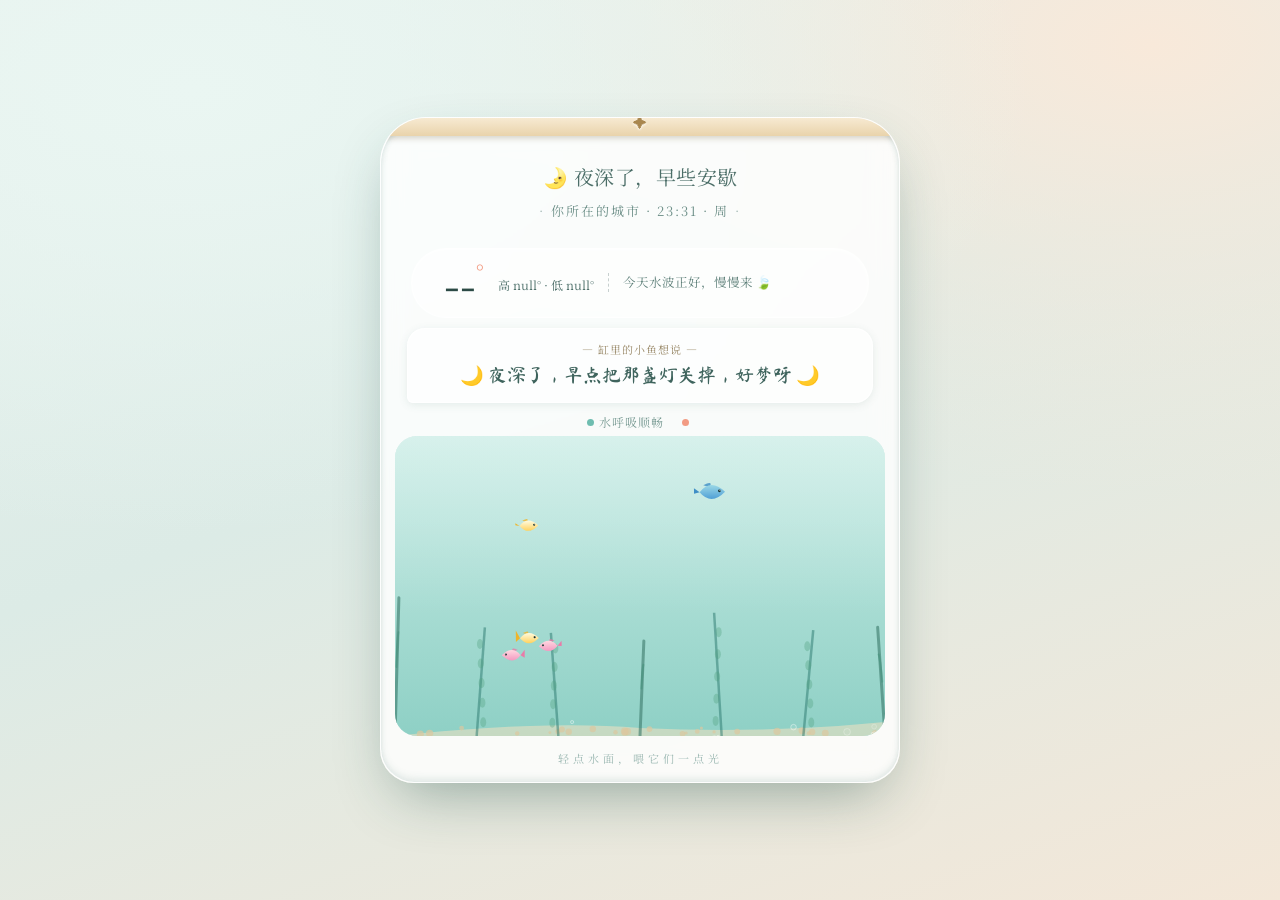
<file: aquarium/index.html>
<!DOCTYPE html>
<html lang="zh-CN">
<head>
<meta charset="UTF-8" />
<meta name="viewport" content="width=device-width, initial-scale=1.0" />
<title>静水 · 我的小鱼缸</title>
<link rel="preconnect" href="https://fonts.googleapis.com">
<link rel="preconnect" href="https://fonts.gstatic.com" crossorigin>
<link href="https://fonts.googleapis.com/css2?family=Ma+Shan+Zheng&family=Noto+Serif+SC:wght@400;600&display=swap" rel="stylesheet">
<style>
  :root{
    --ink:#2b4a45;
    --ink-soft:#4c6e68;
    --water:#bfe3dc;
    --water-deep:#7fc6bc;
    --glass:#ffffffcc;
    --glass-brd:#ffffff99;
    --accent:#f29b83;    /* 温柔珊瑚 */
    --accent-2:#ffd3a6;  /* 琥珀暖光 */
    --sand:#f4e2c2;
    --shadow:0 24px 60px -18px rgba(31,78,69,.45);
  }

  *{box-sizing:border-box;margin:0;padding:0;}

  html,body{height:100%;}
  body{
    min-height:100%;
    display:grid;
    place-items:center;
    padding:28px;
    font-family:"Noto Serif SC",serif;
    color:var(--ink);
    background:
      radial-gradient(120% 90% at 15% 10%, #eaf6f2 0%, transparent 55%),
      radial-gradient(120% 100% at 90% 5%, #f8e9da 0%, transparent 50%),
      linear-gradient(160deg,#e7f2ee 0%, #dcebe6 45%, #f3e7d8 100%);
  }

  /* 桌面小窗的姿态：一个立着的玻璃缸 */
  .aquarium{
    position:relative;
    width:min(520px, 92vw);
    background:var(--glass);
    backdrop-filter:blur(14px);
    border:1.5px solid var(--glass-brd);
    border-radius:46px 46px 34px 34px;
    box-shadow:var(--shadow), inset 0 1px 0 #fff, inset 0 -2px 0 rgba(255,255,255,.4);
    overflow:hidden;
    transform:translateZ(0);
  }
  /* 缸口金属包边 */
  .rim{
    position:absolute;inset:0;pointer-events:none;z-index:40;
    border-radius:inherit;
    box-shadow:
      inset 0 3px 6px -2px rgba(70,120,110,.25),
      inset 0 -4px 8px -2px rgba(70,120,110,.18);
  }
  .rim::before{
    content:"";position:absolute;top:-8px;left:-6px;right:-6px;height:26px;
    background:linear-gradient(180deg,#fdf4e3,#e9d3ab);
    border-radius:36px 36px 14px 14px;
    box-shadow:0 2px 6px rgba(90,70,30,.25);
  }
  .rim::after{
    content:"✦";position:absolute;top:-6px;left:50%;transform:translateX(-50%);
    color:#a9874f;font-size:14px;filter:drop-shadow(0 1px 1px #fff);
  }

  /* 头部：问候 + 城市 + 天气 */
  .head{
    position:relative;z-index:50;
    padding:44px 34px 16px;
    text-align:center;
  }
  .greet{
    font-size:20px;letter-spacing:.5px;color:var(--ink-soft);
    display:flex;align-items:center;gap:8px;justify-content:center;
  }
  .city{
    margin-top:10px;font-size:13px;color:#6d8f88;letter-spacing:2px;
    display:flex;align-items:center;justify-content:center;gap:6px;
  }
  .city::before,.city::after{content:"·";opacity:.6;}

  /* 天气条：温度 + 天气 + 生活小贴士 */
  .weather{
    position:relative;z-index:50;
    display:flex;align-items:center;gap:14px;
    justify-content:center;
    margin:12px 30px 4px;
    padding:12px 18px;
    background:rgba(255,255,255,.5);
    border:1px solid rgba(255,255,255,.7);
    border-radius:100px;
    box-shadow:inset 0 1px 2px rgba(255,255,255,.8);
  }
  .temp{font-size:44px;font-weight:600;line-height:1;color:var(--ink);font-variant-numeric:tabular-nums;}
  .temp small{font-size:22px;vertical-align:top;color:var(--accent);}
  .w-info{text-align:left;min-width:88px;}
  .w-info .cond{font-size:15px;}
  .w-info .range{font-size:12px;color:var(--ink-soft);margin-top:3px;}
  .w-icon{font-size:34px;line-height:1;}
  .tip{
    flex:1;min-width:110px;font-size:12.5px;line-height:1.5;color:#5d7f78;
    padding-left:14px;border-left:1px dashed rgba(43,74,69,.25);text-align:left;
  }
  .tip b{color:var(--accent);font-weight:600;}

  /* 鱼的"气泡思绪"：温柔提醒 */
  .bubble-thought{
    position:relative;z-index:50;
    margin:10px 26px 2px;
    padding:12px 18px;
    font-family:"Ma Shan Zheng",cursive;
    font-size:19px;line-height:1.6;color:#3f645d;
    background:rgba(255,255,255,.62);
    border-radius:18px 18px 18px 6px;
    border:1px solid rgba(255,255,255,.8);
    box-shadow:0 2px 8px rgba(70,120,110,.12);
    text-align:center;
    animation:fadeIn .6s ease both;
  }
  .bubble-thought .who{display:block;font-family:"Noto Serif SC",serif;font-size:11px;letter-spacing:1px;color:#9a8a6a;margin-bottom:2px;}
  @keyframes fadeIn{from{opacity:0;transform:translateY(6px);}to{opacity:1;transform:none;}}

  /* 状态小灯 */
  .status-row{
    position:relative;z-index:50;
    display:flex;justify-content:center;gap:18px;
    margin:10px 0 6px;font-size:12px;color:#7a9b94;letter-spacing:1px;
  }
  .status-row .dot{width:7px;height:7px;border-radius:50%;display:inline-block;margin-right:5px;vertical-align:1px;}

  /* 鱼缸画布 */
  .tank-wrap{
    position:relative;z-index:20;
    margin:4px 14px 14px;
    border-radius:22px;
    overflow:hidden;
    height:300px;
    box-shadow:inset 0 0 0 1.5px rgba(255,255,255,.55), inset 0 0 40px rgba(60,140,130,.18);
    background:#9fd6cc;
  }
  canvas{display:block;width:100%;height:100%;}

  /* 点击喂食提示 */
  .hint{
    position:relative;z-index:50;text-align:center;
    font-size:11px;color:#9ab7b1;margin-bottom:16px;letter-spacing:4px;
    cursor:default;
  }

  /* 加载态 */
  .loading{
    position:absolute;inset:0;z-index:60;
    display:grid;place-items:center;
    background:rgba(231,242,238,.85);backdrop-filter:blur(4px);
    font-family:"Ma Shan Zheng",cursive;font-size:22px;color:#4c6e68;
    transition:opacity .6s ease;letter-spacing:2px;
  }
  .loading.hide{opacity:0;pointer-events:none;}

  @media (max-width:440px){
    .weather{flex-wrap:wrap;gap:8px;}
    .tip{min-width:100%;border-left:none;border-top:1px dashed rgba(43,74,69,.22);padding:8px 0 0;text-align:center;}
  }
</style>
</head>
<body>
  <div class="aquarium">
    <div class="rim"></div>

    <div class="head">
      <div class="greet" id="greet">🌿 慢慢来，今天也从容</div>
      <div class="city" id="city"><span id="clock">·</span></div>
    </div>

    <div class="weather">
      <span class="w-icon" id="weatherIcon">☀️</span>
      <span class="temp" id="temp">--<small>°</small></span>
      <div class="w-info">
        <div class="cond" id="cond">正在感受天气…</div>
        <div class="range" id="range"></div>
      </div>
      <div class="tip" id="tip">一小会儿就能缓过来 ☕</div>
    </div>

    <div class="bubble-thought" id="thought">
      <span class="who">— 缸里的小鱼想说 —</span>
      <span id="note">先给你留句话 🌊</span>
    </div>

    <div class="status-row">
      <span><i class="dot" style="background:#6fbdb0"></i>水呼吸顺畅</span>
      <span><i class="dot" id="modeDot" style="background:#f29b83"></i><span id="mode">晴水微澜</span></span>
    </div>

    <div class="tank-wrap">
      <canvas id="tank"></canvas>
    </div>

    <div class="hint">轻点水面，喂它们一点光</div>

    <div class="loading" id="loading">水温正在感知…</div>
  </div>

<script>
(function(){
  "use strict";

  /* ---------------- 视觉：给鱼缸一个确定的"环境" ---------------- */
  const AMBIENTS = {
    sunny:   { water:'linear-gradient(180deg,#c9ecE2,#8fd3c6)', caustic:'rgba(255,255,255,.35)', speed:1.25, warmth:.10, light:1.00 },
    cloudy:  { water:'linear-gradient(180deg,#bfe0da,#7cc4bb)', caustic:'rgba(255,255,255,.22)', speed:.90,  warmth:-.05, light:.82 },
    rain:    { water:'linear-gradient(180deg,#a9d4cd,#6cb4ac)', caustic:'rgba(255,255,255,.16)', speed:1.00, warmth:-.15, light:.72 },
    snow:    { water:'linear-gradient(180deg,#d9ece9,#a3cfc9)', caustic:'rgba(255,255,255,.26)', speed:.78,  warmth:-.25, light:.86 },
    fog:     { water:'linear-gradient(180deg,#cfe5e1,#a0ccc5)', caustic:'rgba(255,255,255,.20)', speed:.70,  warmth:.00,  light:.78 },
    thunder: { water:'linear-gradient(180deg,#8fc3bd,#5faaa2)', caustic:'rgba(255,255,255,.13)', speed:1.10, warmth:-.30, light:.60 },
    hot:     { water:'linear-gradient(180deg,#ffdcc0,#ffc9a0)', caustic:'rgba(255,255,255,.30)', speed:1.30, warmth:.40,  light:1.05 },
    cold:    { water:'linear-gradient(180deg,#bcdfe0,#7fb6bd)', caustic:'rgba(255,255,255,.24)', speed:.80,  warmth:-.32, light:.80 },
    neutral: { water:'linear-gradient(180deg,#c9ece5,#8ed0c5)', caustic:'rgba(255,255,255,.26)', speed:1.0,  warmth:.00,  light:.9  },
  };

  const MODE_LABEL = {
    sunny:'晴水微澜', cloudy:'云影轻移', rain:'雨丝入水', snow:'初雪静落',
    fog:'薄雾笼纱', thunder:'雷雨渐歇', hot:'水暖正好', cold:'水凉轻寒', neutral:'静水微光'
  };

  /* ---------------- 天气 & 地理位置 (Open-Meteo，无需 key) ---------------- */
  const state = {
    coords:null, city:'你所在的城市', weather:null,
    ambient:AMBIENTS.neutral, condition:'', temp:null, max:null, min:null
  };
  const WEATHER_MAP = {
    0:'sunny',1:'sunny',2:'cloudy',3:'cloudy',45:'fog',48:'fog',
    51:'rain',53:'rain',55:'rain',61:'rain',63:'rain',65:'rain',
    80:'rain',81:'rain',82:'thunder',95:'thunder',96:'thunder',99:'thunder',
    71:'snow',73:'snow',75:'snow',77:'snow',85:'snow',86:'snow'
  };
  const COND_TEXT = {
    sunny:'晴朗',cloudy:'多云',rain:'细雨',snow:'小雪',fog:'有雾',
    thunder:'雷雨',hot:'晴热',cold:'偏凉',neutral:'温和'
  };

  function guessAmbient(code, temp){
    let base = WEATHER_MAP[code] || 'neutral';
    if (base==='sunny' && temp!==null && temp>=32) base='hot';
    if ((base==='sunny'||base==='cloudy'||base==='neutral') && temp!==null && temp<=8) base='cold';
    return base;
  }

  function locateAndFetch(){
    return new Promise((resolve)=>{
      if (navigator.geolocation){
        navigator.geolocation.getCurrentPosition(pos=>resolve(pos.coords),
          ()=>{ fetchGeoByIP().then(resolve).catch(()=>resolve(null)); },
          {timeout:7000, maximumAge:600000}
        );
      } else {
        fetchGeoByIP().then(resolve).catch(()=>resolve(null));
      }
    }).then(coords=>{
      state.coords=coords;
      if (coords) return Promise.all([fetchWeather(coords), reverseCity(coords)]);
      return Promise.reject(new Error('no location'));
    });
  }

  function fetchGeoByIP(){
    return fetch('https://ipapi.co/json/')
      .then(r=>r.json())
      .then(j=>{ if(!j.latitude||!j.longitude) throw 0; return {latitude:j.latitude, longitude:j.longitude}; });
  }

  function fetchWeather(coords){
    const url='https://api.open-meteo.com/v1/forecast?latitude='+coords.latitude+
      '&longitude='+coords.longitude+
      '&current=temperature_2m,relative_humidity_2m,weathercode&daily=temperature_2m_max,temperature_2m_min&timezone=auto&forecast_days=1';
    return fetch(url).then(r=>r.json()).then(d=>{
      const cw = (d.current || d.current_weather || {});
      const t = cw.temperature_2m ?? cw.temperature;
      state.weather=d;
      state.temp = (t==null) ? null : Math.round(t);
      state.max=Math.round(d.daily.temperature_2m_max[0]);
      state.min=Math.round(d.daily.temperature_2m_min[0]);
      state.condition=guessAmbient(cw.weathercode ?? cw.weather_code, state.temp);
      state.ambient=AMBIENTS[state.condition] || AMBIENTS.neutral;
    });
  }

  function reverseCity(coords){
    return fetch('https://api.bigdatacloud.net/data/reverse-geocode-client?latitude='+
      coords.latitude+'&longitude='+coords.longitude+'&localityLanguage=zh')
      .then(r=>r.json())
      .then(c=>{ state.city = c.city || c.locality || c.principalSubdivision || '你的城市'; })
      .catch(()=>{ state.city='你的城市'; });
  }

  /* ---------------- 健康提醒：温柔地说 ---------------- */
  const REMINDER_POOL = [
    {t:["把手机放远三分钟，看水里的光","让眼睛跟着鱼游一会儿"], tag:"护眼"},
    {t:["喝一口温水，别让喉咙变沙漠","给身体也添一点水呀"], tag:"补水"},
    {t:["起来伸个懒腰，肩颈松一松","坐久了对脊背不温柔"], tag:"起身"},
    {t:["深呼吸三次，气顺了，心也静了","缓慢的呼吸是免费的镇定剂"], tag:"呼吸"},
    {t:["把手边的事先放一小会儿","你不是在偷懒，是在充电"], tag:"休息"}
  ];

  function pickReminder(){
    const h=new Date().getHours();
    // 上午中段 & 下午中段偏护眼/起身；深夜提醒早睡
    let text, emoji;
    if (h>=22 || h<6){
      text = "夜深了，早点把那盏灯关掉，好梦呀 🌙";
      emoji='🌙';
    } else {
      const p = REMINDER_POOL[Math.floor(Math.random()*REMINDER_POOL.length)];
      text = p.t[Math.floor(Math.random()*p.t.length)];
      emoji = p.tag==='补水'?'💧':p.tag==='护眼'?'👀':p.tag==='起身'?'🧘':p.tag==='呼吸'?'🌬️':'☕';
    }
    return {text, emoji};
  }

  function renderReminder(){
    const el=document.getElementById('note');
    const {text,emoji}=pickReminder();
    el.textContent=emoji+' '+text;
    el.parentElement.style.animation='none';
    void el.parentElement.offsetWidth;
    el.parentElement.style.animation='fadeIn .6s ease both';
  }

  function weatherTips(current){
    if (current==='rain'||current==='thunder') return '出门记得带伞 <b>🌂</b>';
    if (current==='snow'||current==='cold')  return '天凉了些，添件外套 <b>🧥</b>';
    if (current==='hot'||current==='sunny')  return '紫外线不低，补点防晒 <b>🧴</b>';
    if (current==='cloudy') return '云多风轻，适合散散步 <b>🚶</b>';
    if (current==='fog')    return '雾气重，外出慢一点 <b>👌</b>';
    return '今天水波正好，慢慢来 <b>🍃</b>';
  }

  function renderWeatherUI(){
    const cond=state.condition;
    document.getElementById('weatherIcon').textContent =
      {sunny:'☀️',cloudy:'⛅',rain:'🌧️',snow:'🌨️',fog:'🌫️',thunder:'⛈️',hot:'☀️',cold:'🌬️',neutral:'🌤️'}[cond];
    document.getElementById('temp').innerHTML=(state.temp??'--')+'<small>°</small>';
    document.getElementById('cond').textContent=COND_TEXT[cond];
    document.getElementById('range').textContent='高 '+state.max+'° · 低 '+state.min+'°';
    document.getElementById('tip').innerHTML=weatherTips(cond);
    document.getElementById('mode').textContent=MODE_LABEL[cond];
    document.getElementById('modeDot').style.background = cond==='hot'?'#f08a5d':(cond==='cold'||cond==='rain'||cond==='thunder'?'#6fb6bd':'#f29b83');
    document.querySelector('.tank-wrap').style.background=state.ambient.water;
  }

  /* ---------------- 时钟 ------------- */
  function tickClock(){
    const el=document.getElementById('clock');
    const d=new Date();
    const hh=String(d.getHours()).padStart(2,'0'), mm=String(d.getMinutes()).padStart(2,'0');
    let wd=''; 
    const w=[ '日','一','二','三','四','五','六'][d.getDay()];
    el.textContent = state.city+' · '+hh+':'+mm+' · 周'+wd;
    const hour=d.getHours();
    const greet=document.getElementById('greet');
    if(hour>=5&&hour<9) greet.textContent='☀️ 早安，晨光正轻';
    else if(hour>=9&&hour<12) greet.textContent='🌿 上午好，慢慢来';
    else if(hour>=12&&hour<14) greet.textContent='🥢 午饭后来点清静';
    else if(hour>=14&&hour<18) greet.textContent='🍵 下午茶与深呼吸';
    else if(hour>=18&&hour<22) greet.textContent='🌙 傍晚了，松弛下来';
    else greet.textContent='🌛 夜深了，早些安歇';
  }
  setInterval(tickClock,30000);

  /* ---------------- 鱼缸动画 ---------------- */
  const canvas=document.getElementById('tank');
  const ctx=canvas.getContext('2d');
  let W=0,H=0,DPR=1;

  function resize(){
    const r=canvas.getBoundingClientRect();
    DPR=Math.min(window.devicePixelRatio||1, 2);
    W=r.width; H=r.height;
    canvas.width=Math.round(W*DPR);
    canvas.height=Math.round(H*DPR);
    ctx.setTransform(DPR,0,0,DPR,0,0);
  }
  window.addEventListener('resize',()=>{resize();placeFish();});

  /* --- 鱼 --- */
  const fishPalette=[
    {body:['#ffb46b','#f0846a'], fin:'#e46a55'},   // 金鱼橙
    {body:['#ffffff','#f2696b'], fin:'#e9555f'},   // 锦鲤
    {body:['#9ad7e6','#4f9fd6'], fin:'#3f8ec6'},   // 蓝唐
    {body:['#ffd7e0','#f49ac1'], fin:'#e97ba8'},   // 粉霓虹
    {body:['#fffbe0','#ffd25e'], fin:'#f0b429'}    // 琥珀
  ];
  const fish=[];
  const BUBBLES=[];
  const PLANTS=[];
  const FEED=[];
  const moles=[];
  let feedTimer=0;

  function mkFish(o){
    const sizes=[1,1,1.15,0.85][Math.floor(Math.random()*4)];
    return Object.assign({
      x:o.x, y:o.y, vx:(Math.random()-.5), vy:0,
      len:26*sizes, tone:Math.floor(Math.random()*fishPalette.length),
      amp:(0.35+Math.random()*0.5), freq:(0.6+Math.random()*1.1),
      phase:Math.random()*Math.PI*2, tail:0, dir:Math.random()<.5?-1:1,
      wobble:Math.random()*Math.PI*2
    },o);
  }
  function initAnimals(){
    fish.length=0;PLANTS.length=0;BUBBLES.length=0;FEED.length=0;
    const n=4+Math.floor(Math.random()*3);
    for(let i=0;i<n;i++){
      fish.push(mkFish({x:W*(0.15+Math.random()*0.7), y:H*(0.25+Math.random()*0.55)}));
    }
    // 水草
    for(let bx=0; bx<7; bx++){
      PLANTS.push({x:(bx/6)*W, baseY:H, h:(H*.28+Math.random()*H*.22), sway:Math.random()*Math.PI*2, type:bx%3});
    }
    // 沙砾圆点
    moles.length=0;
    for(let i=0;i<26;i++){ moles.push({x:Math.random()*W,y:H-2-Math.random()*6,r:1.4+Math.random()*2.6}); }
  }
  function placeFish(){
    for(const f of fish){ if(f.x>W)f.x=10; if(f.y<10)f.y=40; }
  }

  function spawnBubbles(){
    if(BUBBLES.length<22 && Math.random()<0.4){
      BUBBLES.push({x:Math.random()*W, y:H+6, r:1+Math.random()*2.6, v:(0.4+Math.random()*0.9), sway:Math.random()*Math.PI*2, o:0.25+Math.random()*0.4});
    }
  }

  /* 喂食：点一下画面，撒一点"光"吸引鱼 */
  function feed(x,y){
    FEED.push({x,y,life:180});
    // 附近的鱼向这里游
    for(const f of fish){
      if(Math.abs(f.x-x)<W*0.5 && Math.abs(f.y-y)<H*0.6){
        f.tx=x; f.ty=y; f.seeking=1;
      }
    }
  }

  let t=0;
  function frame(){
    t+=0.016;
    const amb=state.ambient;
    const sp=amb.speed;

    // 背景水色（带呼吸的轻微明暗）
    const breath=Math.sin(t*0.4)*0.03;
    ctx.clearRect(0,0,W,H);
    let g=ctx.createLinearGradient(0,0,0,H);
    g.addColorStop(0, shadeColor(amb.waterArr[0], breath));
    g.addColorStop(1, shadeColor(amb.waterArr[1], -breath));
    ctx.fillStyle=g; ctx.fillRect(0,0,W,H);

    // 顶部透入的光
    ctx.save();
    let lg=ctx.createLinearGradient(0,0,0,H*0.6);
    lg.addColorStop(0, amb.caustic); lg.addColorStop(1,'rgba(255,255,255,0)');
    ctx.fillStyle=lg; ctx.fillRect(0,0,W,H*0.6);
    ctx.restore();

    // 雨/雪粒子
    if(state.condition==='rain'||state.condition==='thunder') drawRain();
    if(state.condition==='snow') drawSnow();

    // 喂食光点
    feedTimer++;
    if(feedTimer>260){ spawnBubbleCursor(); }
    for(let i=FEED.length-1;i>=0;i--){
      const p=FEED[i]; p.life--;
      ctx.globalAlpha=Math.max(0,p.life/180)*0.5;
      ctx.fillStyle='#fff6d8';
      ctx.beginPath();ctx.arc(p.x,p.y,4,0,7);ctx.fill();
      ctx.globalAlpha=1;
      if(p.life<=0) FEED.splice(i,1);
    }

    // 沙底
    drawSand();
    // 水草
    for(const p of PLANTS) drawPlant(p,amb.speed);
    // 鱼
    for(const f of fish) updateFish(f,sp,t);
    // 气泡
    spawnBubbles();
    for(let i=BUBBLES.length-1;i>=0;i--){
      const b=BUBBLES[i]; b.y-=b.v*sp; b.sway+=0.05;
      ctx.globalAlpha=b.o;
      ctx.strokeStyle='rgba(255,255,255,.7)';
      ctx.lineWidth=1; ctx.beginPath(); ctx.arc(b.x+Math.sin(b.sway)*3,b.y,b.r,0,7); ctx.stroke();
      ctx.fillStyle='rgba(255,255,255,.12)'; ctx.fill();
      ctx.globalAlpha=1;
      if(b.y<-8) BUBBLES.splice(i,1);
    }
    requestAnimationFrame(frame);
  }
  function spawnBubbleCursor(){ /* 由互动触发时对外部可用 */ }

  function updateFish(f,sp,t){
    const wob=Math.sin(t*f.freq+f.phase);
    if(f.seeking && f.tx!=null){
      let dx=f.tx-f.x, dy=f.ty-f.y;
      const d=Math.hypot(dx,dy);
      if(d<14){ f.seeking=0; f.tx=null; }
      else{ f.vx=(dx/d)*24*sp; f.vy=(dy/d)*20*sp + wob*14; }
    } else {
      f.vx*=0.98; f.vy*=0.98;
      f.vx += Math.sin(t*f.freq+f.phase)*0.06*sp;
      f.vy += Math.cos(t*f.freq+f.wobble)*0.05*sp - 0.02;
      // 缓缓往上浮的趋向，偶尔下潜
      if(Math.random()<0.002) f.vy-=1.6;
    }
    f.x+=f.vx*sp; f.y+=f.vy*sp;
    // 边界回游
    if(f.x<12){f.x=12; f.vx=Math.abs(f.vx); f.dir=1;}
    if(f.x>W-12){f.x=W-12; f.vx=-Math.abs(f.vx); f.dir=-1;}
    if(f.y<20){f.y=20; f.vy=Math.abs(f.vy);}
    if(f.y>H-30){f.y=H-30; f.vy=-Math.abs(f.vy);}
    f.tail += f.vx*0.12 + wob*0.3;
    drawFish(f,f.tail);
  }

  function drawFish(f,tailSwing){
    const pal=fishPalette[f.tone];
    const len=f.len*0.85, hgt=len*0.55;
    const x=f.x, y=f.y;
    const goingRight = f.dir>0;
    ctx.save();
    ctx.translate(x,y);
    ctx.scale(goingRight?1:-1,1);
    ctx.rotate(f.vy*(goingRight?0.02:-0.02));

    // 尾巴
    const tw = Math.sin(tailSwing)*len*0.42;
    ctx.fillStyle=pal.fin;
    ctx.beginPath();
    ctx.moveTo(-len*0.5,0);
    ctx.lineTo(-len*0.72,-tw*Math.max(0.3,0.2+Math.sin(tailSwing)*0.6)+ (-hgt*0.15));
    ctx.lineTo(-len*0.72, tw*0.6 - hgt*0.1);
    ctx.closePath(); ctx.fill();

    // 背鳍与腹鳍
    ctx.fillStyle=pal.fin;
    ctx.globalAlpha=.8;
    ctx.beginPath();
    ctx.moveTo(-len*0.1,-hgt*0.35);
    ctx.quadraticCurveTo(len*0.05,-hgt*0.85,-len*0.35,-hgt*0.5);
    ctx.closePath(); ctx.fill();
    ctx.beginPath();
    ctx.moveTo(len*0.05,hgt*0.4);
    ctx.quadraticCurveTo(len*0.2,hgt*0.65,0,hgt*0.35);
    ctx.closePath(); ctx.fill();
    ctx.globalAlpha=1;

    // 身体（渐变）
    const bg=ctx.createLinearGradient(0,-hgt/2,0,hgt/2);
    bg.addColorStop(0,pal.body[0]); bg.addColorStop(1,pal.body[1]);
    ctx.fillStyle=bg;
    ctx.beginPath();
    ctx.moveTo(len*0.5,0);
    ctx.quadraticCurveTo(-len*0.05,-hgt, -len*0.5,0);
    ctx.quadraticCurveTo(-len*0.05, hgt,  len*0.5,0);
    ctx.closePath(); ctx.fill();

    // 眼睛
    ctx.fillStyle='#16302d';
    ctx.beginPath(); ctx.arc(len*0.28,-hgt*0.08, len*0.055,0,7); ctx.fill();
    ctx.fillStyle='#fff';
    ctx.beginPath(); ctx.arc(len*0.30,-hgt*0.12, len*0.02,0,7); ctx.fill();

    ctx.restore();
  }

  function drawPlant(p,speed){
    const sway=Math.sin(t*0.8*speed+p.sway);
    ctx.save();
    ctx.translate(p.x,p.baseY);
    if(p.type===0){
      ctx.strokeStyle='rgba(58,120,105,.6)'; ctx.lineWidth=3; ctx.lineCap='round';
      ctx.beginPath(); ctx.moveTo(0,0);
      ctx.quadraticCurveTo(sway*4,-p.h*0.5, sway*8, -p.h);
      ctx.stroke();
      ctx.strokeStyle='rgba(58,140,115,.4)'; ctx.lineWidth=2;
      ctx.beginPath(); ctx.moveTo(sway*3,-p.h*0.5);
      ctx.quadraticCurveTo(sway*5,-p.h*0.7, sway*7,-p.h*0.75);
      ctx.stroke();
    } else {
      ctx.strokeStyle='rgba(43,120,110,.5)'; ctx.lineWidth=2.5;
      ctx.beginPath(); ctx.moveTo(0,0);
      ctx.quadraticCurveTo(sway*6,-p.h*0.6, sway*10,-p.h);
      ctx.stroke();
      ctx.fillStyle='rgba(80,160,125,.35)';
      for(let k=-2;k<=2;k++){
        const yy=-p.h*0.45+k*p.h*0.18, xx=sway*(6+k);
        ctx.beginPath(); ctx.ellipse(xx,yy-4, 3, 5, 0,0,7); ctx.fill();
      }
    }
    ctx.restore();
  }

  function drawSand(){
    ctx.fillStyle='rgba(244,226,194,.55)';
    ctx.beginPath();
    ctx.moveTo(0,H);
    ctx.quadraticCurveTo(W*0.3,H-16,W*0.5,H-8);
    ctx.quadraticCurveTo(W*0.75,H-2,W,H-14);
    ctx.lineTo(W,H); ctx.closePath(); ctx.fill();
    ctx.fillStyle='rgba(220,200,160,.7)';
    for(const m of moles){ ctx.beginPath(); ctx.arc(m.x,m.y,m.r,0,7); ctx.fill(); }
  }

  function drawRain(){
    ctx.strokeStyle='rgba(140,190,230,.4)'; ctx.lineWidth=1;
    for(let i=0;i<40;i++){
      const rx=(Math.sin(t* (3+i) )*7+i*97)%W;
      const ry=((i*53)+(t*220)%H)% (H*1.2)- 20;
      ctx.beginPath(); ctx.moveTo(rx,ry); ctx.lineTo(rx - 3, ry+10); ctx.stroke();
    }
  }
  function drawSnow(){
    for(let i=0;i<34;i++){
      const sx=(Math.sin(t*0.5+i)*9+i*131)%W;
      const sy=((i*71)+(t*60)% (H*1.2))- 20 + Math.sin(t+i)*6;
      ctx.globalAlpha=.7; ctx.fillStyle='#fff';
      ctx.beginPath(); ctx.arc(sx,sy,1.6,0,7); ctx.fill();
      ctx.globalAlpha=1;
    }
  }

  /* 辅助：混合颜色 */
  function parseHex(c){ c=c.replace('#',''); const n=parseInt(c,16); return [n>>16&255,(n>>8)&255,n&255]; }
  function shadeColor(hex,amt){
    if(Math.abs(amt)<0.0001) return hex;
    const [r,g,b]=parseHex(hex);
    const rr=Math.max(0,Math.min(255,r+amt*90));
    const gg=Math.max(0,Math.min(255,g+amt*90));
    const bb=Math.max(0,Math.min(255,b+amt*90));
    return 'rgb('+Math.round(rr)+','+Math.round(gg)+','+Math.round(bb)+')';
  }
  // 让 ambient.waterArr 可用
  Object.keys(AMBIENTS).forEach(k=>{
    const m=AMBIENTS[k];
    m.waterArr = m.water.match(/#[0-9a-fA-F]{6}/g)||['#bfe3dc','#7fc6bc'];
  });

  /* ---------------- 交互 ---------------- */
  let pointerTimer=null;
  canvas.addEventListener('pointerdown',e=>{
    const r=canvas.getBoundingClientRect();
    feed(e.clientX-r.left, e.clientY-r.top);
  });
  // 悬停轻抚：偶尔打断提醒气泡让它动一动
  const thought=document.getElementById('thought');
  const thoughts=['别坐太久，起来看会儿水吧 🌊','眼睛累了就眨眨，看看远处 🍃','喝口水，喉咙舒服一些 💧','你做得已经很好了，歇会儿 ☁️'];
  function gentleNudge(){
    const txt=thoughts[Math.floor(Math.random()*thoughts.length)];
    document.getElementById('note').textContent='🌬️ '+txt;
    thought.style.animation='none'; void thought.offsetWidth;
    thought.style.animation='fadeIn .6s ease both';
  }
  setInterval(gentleNudge, 120000); // 每两分钟一次轻柔提醒

  /* ---------------- 启动 ---------------- */
  function boot(){
    resize();
    initAnimals();
    renderReminder();
    renderWeatherUI();
    tickClock();
    frame();
    locateAndFetch()
      .then(()=>{
        renderWeatherUI();
        tickClock();
        // 天气影响鱼的作息：晴/热更活跃
        const amb=state.ambient;
        canvas.style.filter='brightness('+amb.light+') saturate('+(1+amb.warmth)+')';
      })
      .catch(()=>{})
      .finally(()=>{
        document.getElementById('loading').classList.add('hide');
      });
  }
  window.addEventListener('load',boot);
})();
</script>
</body>
</html>
</file>
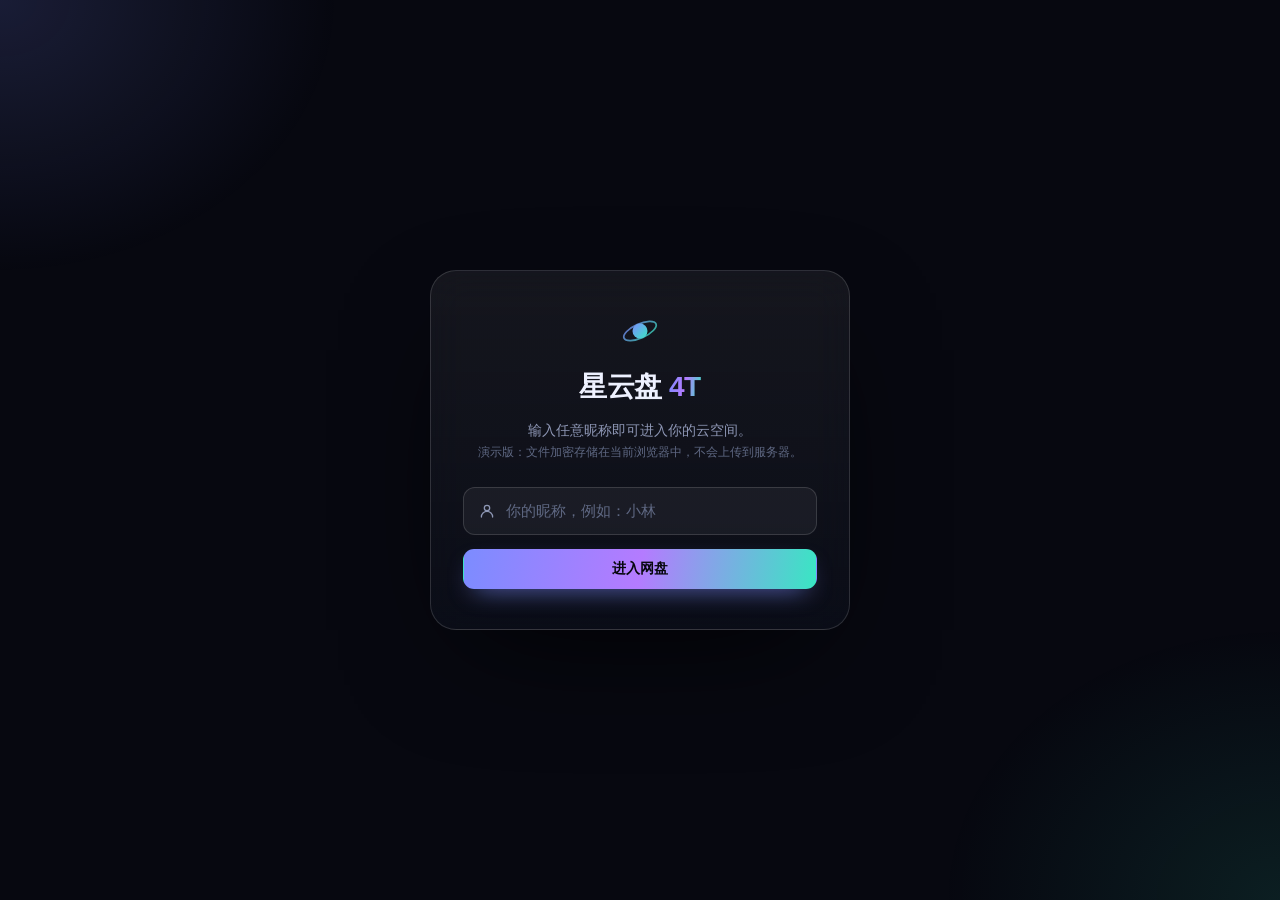
<file: netdisk/index.html>
<!DOCTYPE html>
<html lang="zh-CN">
<head>
<meta charset="UTF-8" />
<meta name="viewport" content="width=device-width, initial-scale=1.0" />
<title>星云盘 · 我的网盘</title>
<meta name="description" content="星云盘 Web 版：上传文件、新建文件夹、在线预览、回收站还原，4TB 空间。" />
<link rel="stylesheet" href="./styles.css" />
</head>
<body>

<svg class="sprite" aria-hidden="true" xmlns="http://www.w3.org/2000/svg">
  <symbol id="i-search" viewBox="0 0 24 24"><circle cx="11" cy="11" r="7"/><path d="m20 20-3.2-3.2"/></symbol>
  <symbol id="i-folder" viewBox="0 0 24 24"><path d="M3 7.5A2.5 2.5 0 0 1 5.5 5h3.2c.7 0 1.4.3 1.9.8l1.1 1.1c.5.5 1.1.8 1.8.8h5A2.5 2.5 0 0 1 21 10v8.5A2.5 2.5 0 0 1 18.5 21h-13A2.5 2.5 0 0 1 3 18.5v-11Z"/></symbol>
  <symbol id="i-file" viewBox="0 0 24 24"><path d="M6 3h7l5 5v13H6V3Z"/><path d="M13 3v5h5"/></symbol>
  <symbol id="i-image" viewBox="0 0 24 24"><rect x="3" y="4" width="18" height="16" rx="2.5"/><circle cx="8.5" cy="9.5" r="1.6"/><path d="m4 17 5-4.5 4 3.5 3-2.6 4 3.6"/></symbol>
  <symbol id="i-video" viewBox="0 0 24 24"><rect x="3" y="5" width="13" height="14" rx="2.5"/><path d="m16 12 5-3v6l-5-3Z"/></symbol>
  <symbol id="i-audio" viewBox="0 0 24 24"><path d="M9 18V6l10-2v12"/><circle cx="6.5" cy="18" r="2.5"/><circle cx="16.5" cy="16" r="2.5"/></symbol>
  <symbol id="i-pdf" viewBox="0 0 24 24"><path d="M6 3h7l5 5v13H6V3Z"/><path d="M13 3v5h5"/><path d="M9 15h6M9 18h4"/></symbol>
  <symbol id="i-upload" viewBox="0 0 24 24"><path d="M12 16V4"/><path d="m7 9 5-5 5 5"/><path d="M4 16v3a2 2 0 0 0 2 2h12a2 2 0 0 0 2-2v-3"/></symbol>
  <symbol id="i-plus" viewBox="0 0 24 24"><path d="M12 5v14M5 12h14"/></symbol>
  <symbol id="i-grid" viewBox="0 0 24 24"><rect x="4" y="4" width="7" height="7" rx="1.5"/><rect x="13" y="4" width="7" height="7" rx="1.5"/><rect x="4" y="13" width="7" height="7" rx="1.5"/><rect x="13" y="13" width="7" height="7" rx="1.5"/></symbol>
  <symbol id="i-list" viewBox="0 0 24 24"><path d="M4 6h16M4 12h16M4 18h16"/></symbol>
  <symbol id="i-download" viewBox="0 0 24 24"><path d="M12 4v12"/><path d="m7 11 5 5 5-5"/><path d="M4 20h16"/></symbol>
  <symbol id="i-trash" viewBox="0 0 24 24"><path d="M4 7h16"/><path d="M9 7V5h6v2"/><path d="M6 7l1 13h10l1-13"/><path d="M10 11v6M14 11v6"/></symbol>
  <symbol id="i-restore" viewBox="0 0 24 24"><path d="M4 10a8 8 0 1 1 2.4 7"/><path d="M4 5v5h5"/></symbol>
  <symbol id="i-edit" viewBox="0 0 24 24"><path d="M4 20h4l10-10-4-4L4 16v4Z"/><path d="m13.5 6.5 4 4"/></symbol>
  <symbol id="i-close" viewBox="0 0 24 24"><path d="M6 6l12 12M18 6 6 18"/></symbol>
  <symbol id="i-user" viewBox="0 0 24 24"><circle cx="12" cy="8" r="3.6"/><path d="M4.5 20a7.5 7.5 0 0 1 15 0"/></symbol>
  <symbol id="i-drive" viewBox="0 0 24 24"><rect x="3" y="4" width="18" height="7" rx="2"/><rect x="3" y="13" width="18" height="7" rx="2"/><path d="M7 7.5h.01M7 16.5h.01"/></symbol>
  <symbol id="i-chevron" viewBox="0 0 24 24"><path d="m9 6 6 6-6 6"/></symbol>
  <symbol id="i-more" viewBox="0 0 24 24"><circle cx="5" cy="12" r="1.4"/><circle cx="12" cy="12" r="1.4"/><circle cx="19" cy="12" r="1.4"/></symbol>
</svg>

<!-- 登录 -->
<div class="login" id="login">
  <div class="login-card">
    <div class="login-logo">
      <svg viewBox="0 0 32 32" width="40" height="40">
        <defs><linearGradient id="lg2" x1="0" y1="0" x2="1" y2="1"><stop offset="0" stop-color="#7c8cff"/><stop offset="1" stop-color="#39e6c3"/></linearGradient></defs>
        <circle cx="16" cy="16" r="6" fill="url(#lg2)"/>
        <ellipse cx="16" cy="16" rx="14" ry="5.6" fill="none" stroke="url(#lg2)" stroke-width="1.4" opacity=".75" transform="rotate(-24 16 16)"/>
      </svg>
    </div>
    <h1>星云盘 <span>4T</span></h1>
    <p>输入任意昵称即可进入你的云空间。<br/><small>演示版：文件加密存储在当前浏览器中，不会上传到服务器。</small></p>
    <form id="loginForm" autocomplete="off">
      <label class="field">
        <svg class="ic"><use href="#i-user"/></svg>
        <input id="nickname" type="text" maxlength="20" placeholder="你的昵称，例如：小林" required />
      </label>
      <button class="btn solid full" type="submit">进入网盘</button>
    </form>
  </div>
</div>

<!-- 主应用 -->
<div class="app hidden" id="app">
  <aside class="side">
    <div class="side-brand">
      <svg viewBox="0 0 32 32" width="26" height="26">
        <defs><linearGradient id="lg3" x1="0" y1="0" x2="1" y2="1"><stop offset="0" stop-color="#7c8cff"/><stop offset="1" stop-color="#39e6c3"/></linearGradient></defs>
        <circle cx="16" cy="16" r="6" fill="url(#lg3)"/>
        <ellipse cx="16" cy="16" rx="14" ry="5.6" fill="none" stroke="url(#lg3)" stroke-width="1.4" opacity=".75" transform="rotate(-24 16 16)"/>
      </svg>
      <span>星云盘</span>
      <em>4T</em>
    </div>

    <button class="btn solid upload-main" id="uploadBtn">
      <svg class="ic"><use href="#i-upload"/></svg> 上传文件
    </button>

    <nav class="side-nav" id="sideNav">
      <a data-view="all" class="active"><svg class="ic"><use href="#i-drive"/></svg>全部文件<span class="count" data-count-for="all"></span></a>
      <a data-view="image"><svg class="ic"><use href="#i-image"/></svg>图片<span class="count" data-count-for="image"></span></a>
      <a data-view="video"><svg class="ic"><use href="#i-video"/></svg>视频<span class="count" data-count-for="video"></span></a>
      <a data-view="doc"><svg class="ic"><use href="#i-file"/></svg>文档<span class="count" data-count-for="doc"></span></a>
      <a data-view="trash"><svg class="ic"><use href="#i-trash"/></svg>回收站<span class="count" data-count-for="trash"></span></a>
    </nav>

    <div class="quota">
      <div class="quota-head"><span>存储空间</span><b id="quotaText">0 B / 4 TB</b></div>
      <div class="quota-bar"><i id="quotaFill"></i></div>
      <div class="quota-foot" id="quotaPct">已使用 0%</div>
    </div>

    <a class="side-back" id="backHome" href="#" target="_blank" rel="noopener">← 返回产品官网</a>
  </aside>

  <div class="main">
    <header class="topbar">
      <label class="search">
        <svg class="ic"><use href="#i-search"/></svg>
        <input id="searchInput" type="search" placeholder="搜索文件或文件夹" />
      </label>
      <div class="top-actions">
        <span class="user-chip" id="userChip"><svg class="ic"><use href="#i-user"/></svg><b id="userName"></b></span>
        <button class="icon-btn" id="logoutBtn" title="退出登录"><svg class="ic"><use href="#i-close"/></svg></button>
      </div>
    </header>

    <div class="crumb" id="crumb"></div>

    <div class="toolbar" id="toolbar">
      <button class="btn soft" id="newFolderBtn"><svg class="ic"><use href="#i-plus"/></svg> 新建文件夹</button>
      <div class="toolbar-right">
        <select id="sortSelect" class="select" title="排序">
          <option value="name-asc">名称 A→Z</option>
          <option value="name-desc">名称 Z→A</option>
          <option value="date-desc" selected>最新修改</option>
          <option value="date-asc">最早修改</option>
          <option value="size-desc">从大到小</option>
          <option value="size-asc">从小到大</option>
        </select>
        <div class="seg" id="viewSeg">
          <button data-view="list" class="active" title="列表"><svg class="ic"><use href="#i-list"/></svg></button>
          <button data-view="grid" title="网格"><svg class="ic"><use href="#i-grid"/></svg></button>
        </div>
      </div>
    </div>

    <section class="content" id="content">
      <div class="list-head" id="listHead">
        <span>名称</span><span>大小</span><span>修改时间</span><span></span>
      </div>
      <div class="items" id="items"></div>
      <div class="empty hidden" id="empty">
        <div class="empty-art"><svg class="ic"><use href="#i-drive"/></svg></div>
        <h3 id="emptyTitle">这里还空着</h3>
        <p id="emptyDesc">把文件拖到这里，或点击「上传文件」开始。</p>
      </div>
    </section>

    <div class="drop-overlay hidden" id="dropOverlay">
      <div class="drop-box"><svg class="ic"><use href="#i-upload"/></svg><b>松开即可上传</b><span>文件将保存到当前文件夹</span></div>
    </div>

    <div class="progress-panel hidden" id="progressPanel">
      <div class="pp-head"><b>传输列表</b><button class="pp-clear" id="progressClear">清空</button></div>
      <div id="progressList"></div>
    </div>
  </div>
</div>

<div class="modal hidden" id="modal">
  <div class="modal-box" id="modalBox"></div>
</div>

<div class="toasts" id="toasts"></div>

<input type="file" id="fileInput" multiple hidden />

<script src="./app.js"></script>
</body>
</html>
</file>
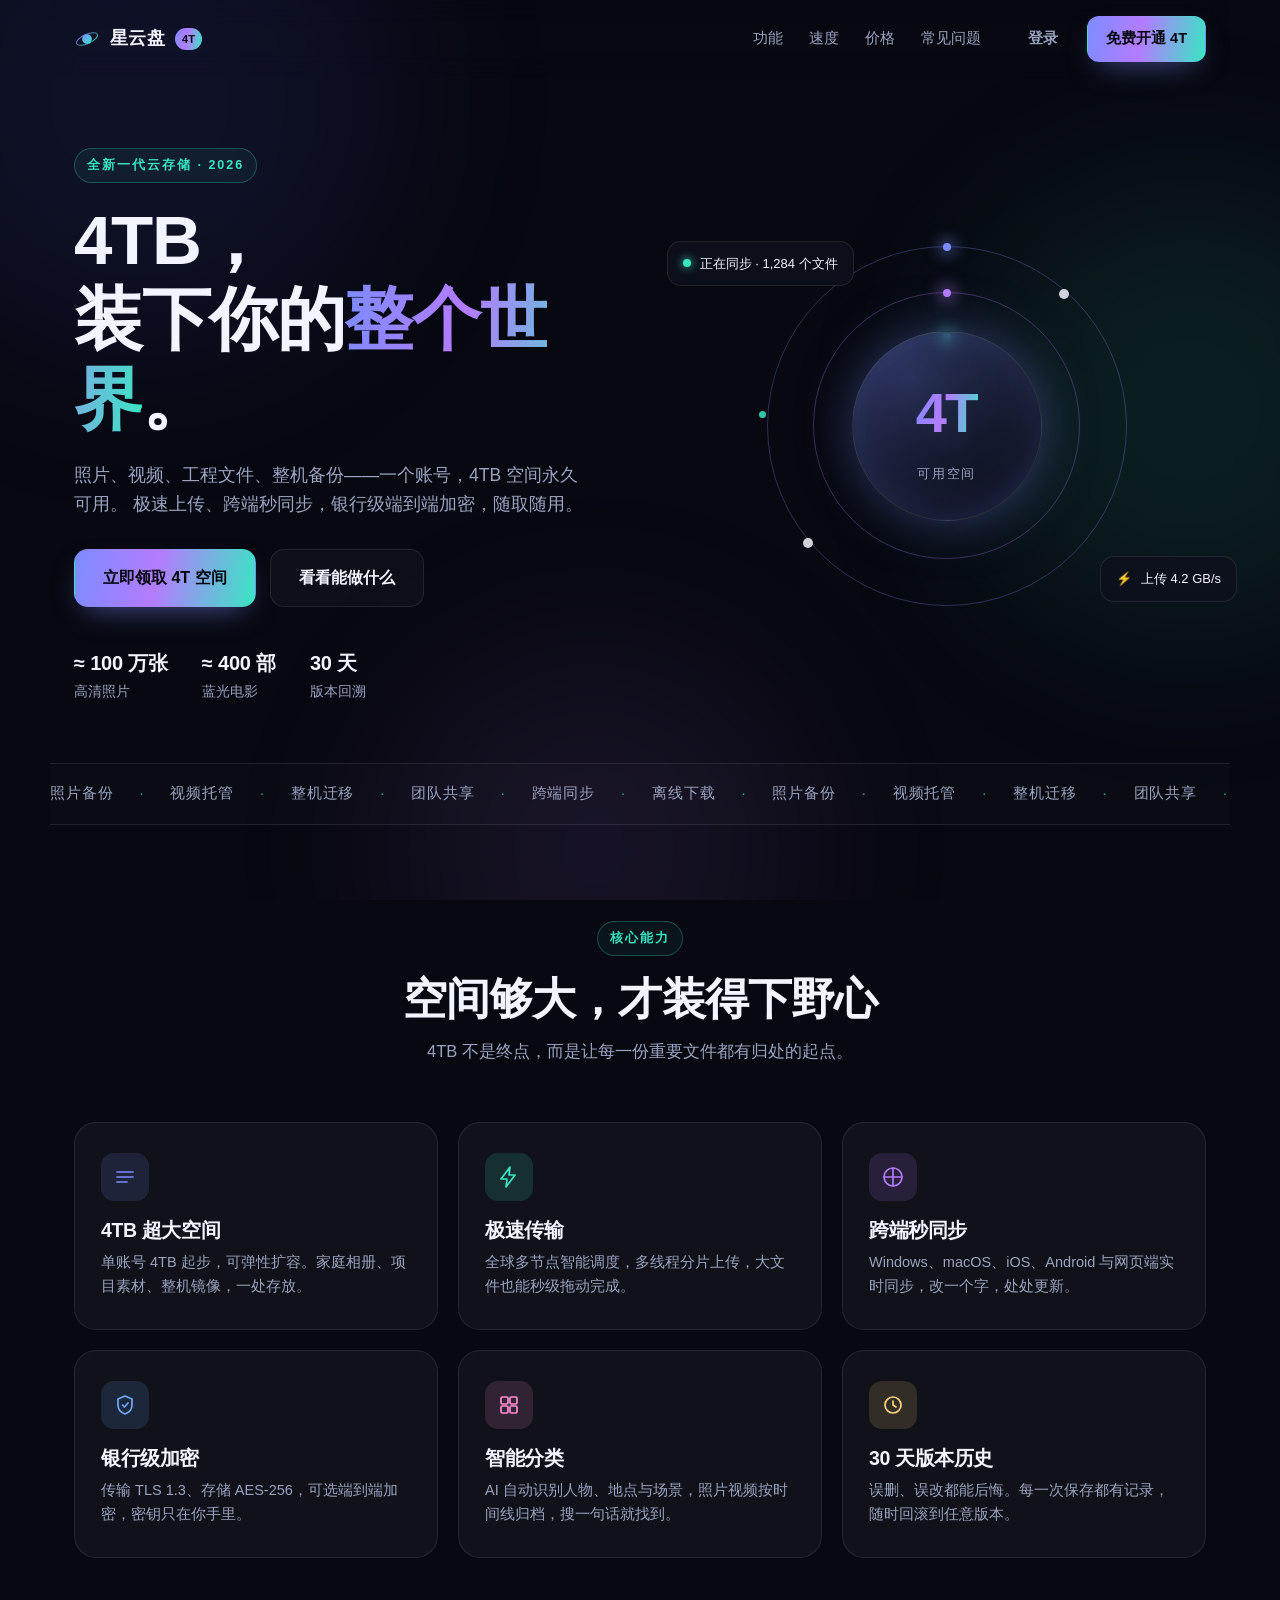
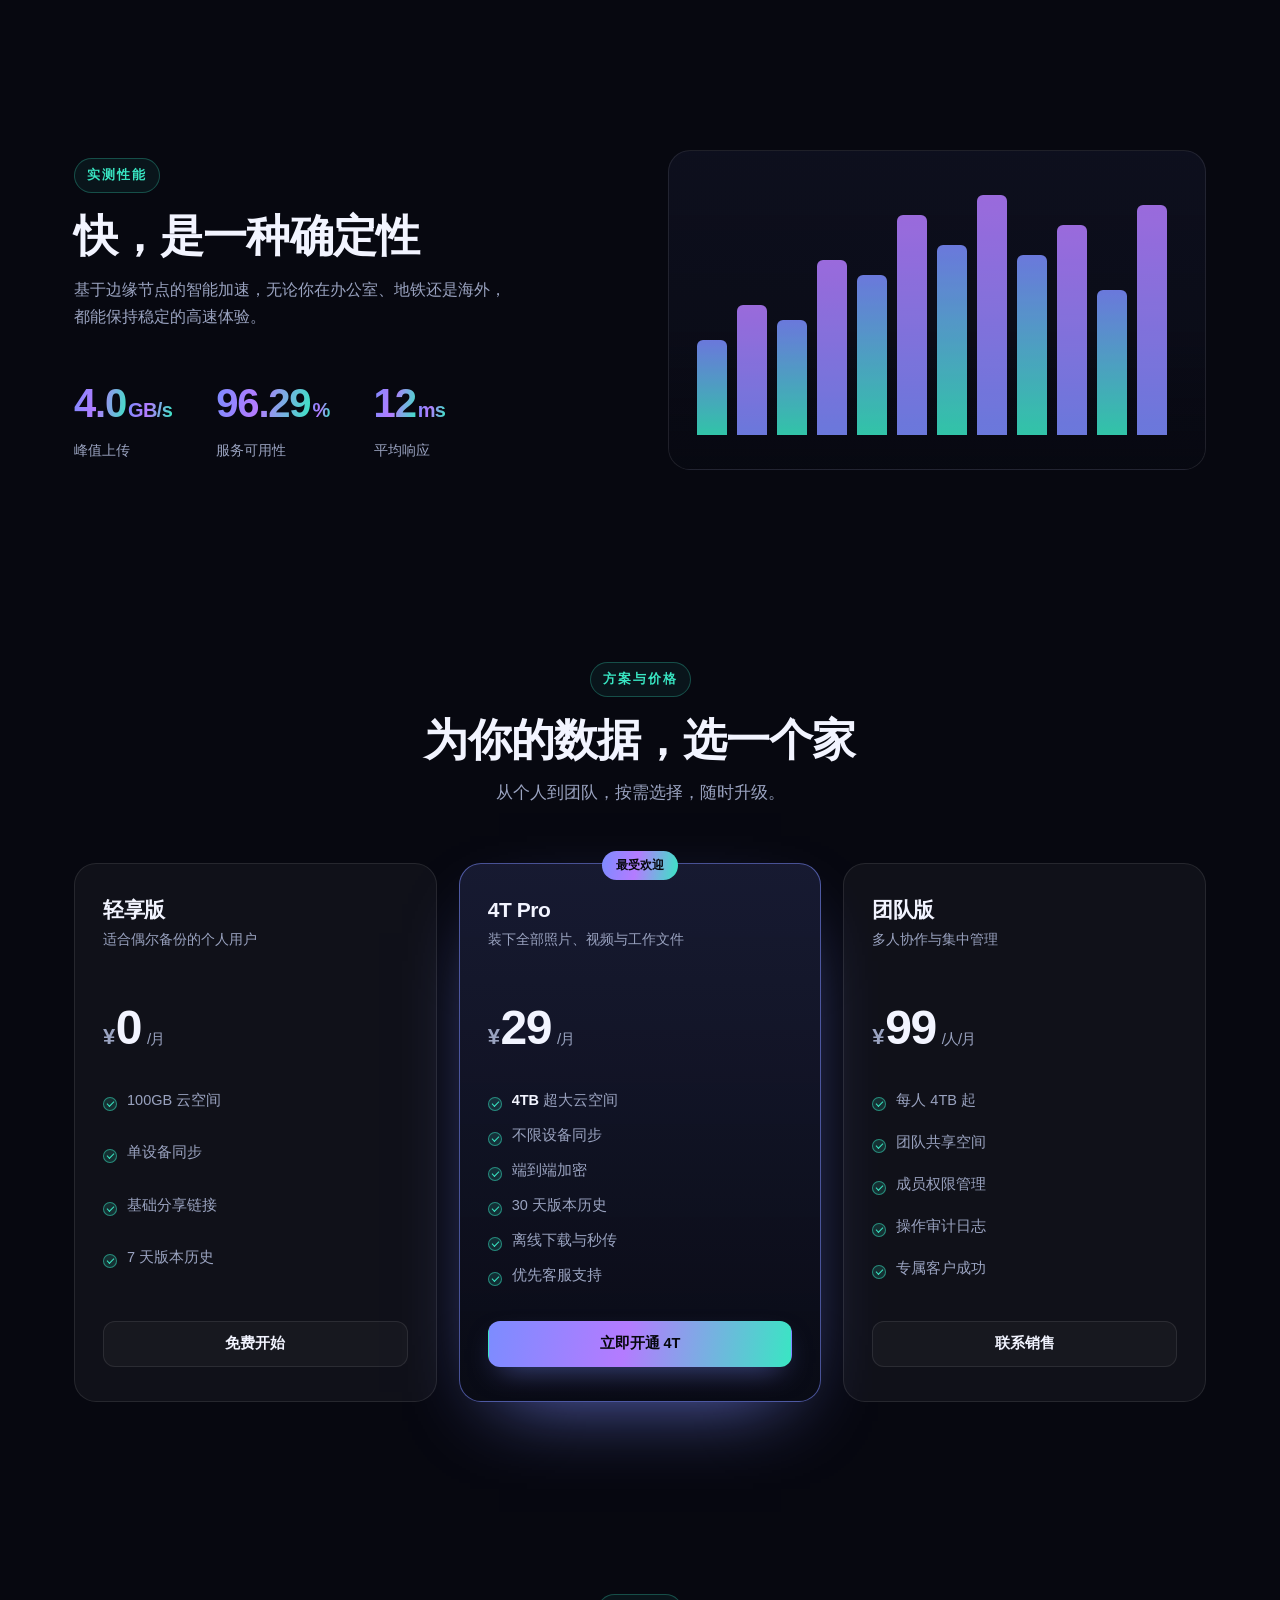
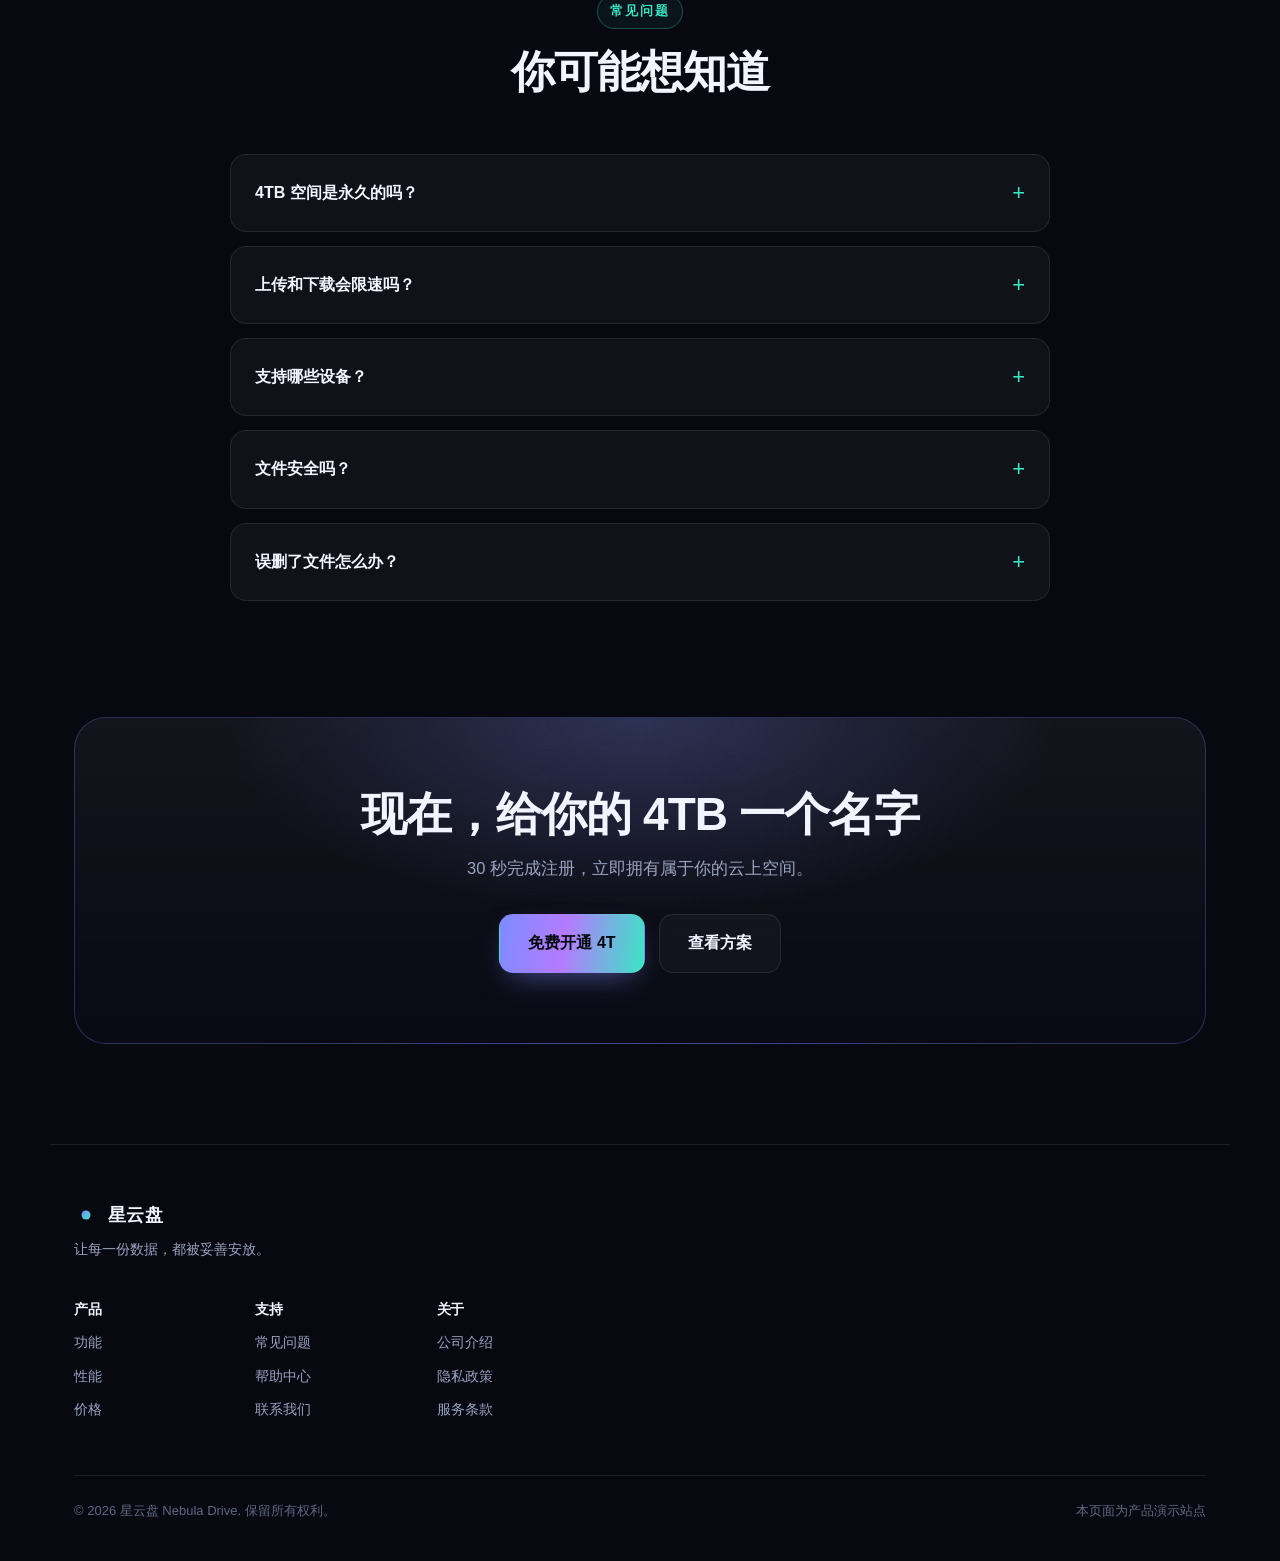
<file: site/index.html>
<!DOCTYPE html>
<html lang="zh-CN">
<head>
<meta charset="UTF-8" />
<meta name="viewport" content="width=device-width, initial-scale=1.0" />
<title>星云盘 4T · 装下你的整个世界</title>
<meta name="description" content="星云盘 4TB 超大云存储，极速传输、跨端同步、银行级加密，一个账号装下你的全部数字生活。" />
<link rel="stylesheet" href="./styles.css" />
</head>
<body>

<div class="aurora" aria-hidden="true">
  <span class="blob b1"></span>
  <span class="blob b2"></span>
  <span class="blob b3"></span>
</div>

<header class="nav" id="nav">
  <a class="brand" href="#top">
    <span class="brand-mark" aria-hidden="true">
      <svg viewBox="0 0 32 32" width="26" height="26">
        <defs>
          <linearGradient id="lg" x1="0" y1="0" x2="1" y2="1">
            <stop offset="0" stop-color="#7c8cff"/>
            <stop offset="1" stop-color="#39e6c3"/>
          </linearGradient>
        </defs>
        <circle cx="16" cy="16" r="6" fill="url(#lg)"/>
        <ellipse cx="16" cy="16" rx="14" ry="5.6" fill="none" stroke="url(#lg)" stroke-width="1.4" opacity=".75" transform="rotate(-24 16 16)"/>
      </svg>
    </span>
    <span class="brand-name">星云盘</span>
    <span class="brand-tag">4T</span>
  </a>
  <nav class="nav-links" aria-label="主导航">
    <a href="#features">功能</a>
    <a href="#speed">速度</a>
    <a href="#pricing">价格</a>
    <a href="#faq">常见问题</a>
  </nav>
  <div class="nav-actions">
    <a class="btn ghost" href="#pricing">登录</a>
    <a class="btn solid" href="#pricing">免费开通 4T</a>
  </div>
</header>

<main id="top">

  <section class="hero">
    <div class="hero-copy">
      <span class="eyebrow">全新一代云存储 · 2026</span>
      <h1>
        4TB，<br/>
        装下你的<span class="grad">整个世界</span>。
      </h1>
      <p class="lede">
        照片、视频、工程文件、整机备份——一个账号，4TB 空间永久可用。
        极速上传、跨端秒同步，银行级端到端加密，随取随用。
      </p>
      <div class="hero-cta">
        <a class="btn solid lg" href="#pricing">立即领取 4T 空间</a>
        <a class="btn outline lg" href="#features">看看能做什么</a>
      </div>
      <ul class="hero-points">
        <li><b>≈ 100 万张</b> 高清照片</li>
        <li><b>≈ 400 部</b> 蓝光电影</li>
        <li><b>30 天</b> 版本回溯</li>
      </ul>
    </div>

    <div class="hero-visual" aria-hidden="true">
      <div class="ring-stage">
        <div class="ring r1"></div>
        <div class="ring r2"></div>
        <div class="ring r3"></div>
        <div class="core">
          <span class="core-num" data-count="4" data-suffix="T">0T</span>
          <span class="core-label">可用空间</span>
        </div>
        <div class="orbit-dot d1"></div>
        <div class="orbit-dot d2"></div>
        <div class="orbit-dot d3"></div>
      </div>
      <div class="float-card card-a">
        <span class="dot ok"></span> 正在同步 · 1,284 个文件
      </div>
      <div class="float-card card-b">
        <span class="ico">⚡</span> 上传 4.2 GB/s
      </div>
    </div>
  </section>

  <section class="marquee" aria-hidden="true">
    <div class="marquee-track">
      <span>照片备份</span><span>·</span><span>视频托管</span><span>·</span><span>整机迁移</span><span>·</span>
      <span>团队共享</span><span>·</span><span>跨端同步</span><span>·</span><span>离线下载</span><span>·</span>
      <span>照片备份</span><span>·</span><span>视频托管</span><span>·</span><span>整机迁移</span><span>·</span>
      <span>团队共享</span><span>·</span><span>跨端同步</span><span>·</span><span>离线下载</span><span>·</span>
    </div>
  </section>

  <section class="features" id="features">
    <div class="section-head reveal">
      <span class="eyebrow">核心能力</span>
      <h2>空间够大，才装得下野心</h2>
      <p>4TB 不是终点，而是让每一份重要文件都有归处的起点。</p>
    </div>
    <div class="grid">
      <article class="feat reveal">
        <div class="ficon f1">
          <svg viewBox="0 0 24 24"><path d="M4 7h16M4 12h16M4 17h10"/></svg>
        </div>
        <h3>4TB 超大空间</h3>
        <p>单账号 4TB 起步，可弹性扩容。家庭相册、项目素材、整机镜像，一处存放。</p>
      </article>
      <article class="feat reveal">
        <div class="ficon f2">
          <svg viewBox="0 0 24 24"><path d="M13 2 4 14h6l-1 8 9-12h-6l1-8z"/></svg>
        </div>
        <h3>极速传输</h3>
        <p>全球多节点智能调度，多线程分片上传，大文件也能秒级拖动完成。</p>
      </article>
      <article class="feat reveal">
        <div class="ficon f3">
          <svg viewBox="0 0 24 24"><path d="M12 3v18M3 12h18"/><circle cx="12" cy="12" r="9"/></svg>
        </div>
        <h3>跨端秒同步</h3>
        <p>Windows、macOS、iOS、Android 与网页端实时同步，改一个字，处处更新。</p>
      </article>
      <article class="feat reveal">
        <div class="ficon f4">
          <svg viewBox="0 0 24 24"><path d="M12 3l7 3v6c0 4.5-3 7.5-7 9-4-1.5-7-4.5-7-9V6l7-3z"/><path d="M9.5 12l2 2 3.5-4"/></svg>
        </div>
        <h3>银行级加密</h3>
        <p>传输 TLS 1.3、存储 AES-256，可选端到端加密，密钥只在你手里。</p>
      </article>
      <article class="feat reveal">
        <div class="ficon f5">
          <svg viewBox="0 0 24 24"><rect x="4" y="4" width="7" height="7" rx="1.5"/><rect x="13" y="4" width="7" height="7" rx="1.5"/><rect x="4" y="13" width="7" height="7" rx="1.5"/><rect x="13" y="13" width="7" height="7" rx="1.5"/></svg>
        </div>
        <h3>智能分类</h3>
        <p>AI 自动识别人物、地点与场景，照片视频按时间线归档，搜一句话就找到。</p>
      </article>
      <article class="feat reveal">
        <div class="ficon f6">
          <svg viewBox="0 0 24 24"><circle cx="12" cy="12" r="8"/><path d="M12 8v4l3 2"/></svg>
        </div>
        <h3>30 天版本历史</h3>
        <p>误删、误改都能后悔。每一次保存都有记录，随时回滚到任意版本。</p>
      </article>
    </div>
  </section>

  <section class="speed" id="speed">
    <div class="speed-copy reveal">
      <span class="eyebrow">实测性能</span>
      <h2>快，是一种确定性</h2>
      <p>基于边缘节点的智能加速，无论你在办公室、地铁还是海外，都能保持稳定的高速体验。</p>
      <div class="stat-row">
        <div class="stat">
          <span class="stat-num" data-count="4.2" data-decimals="1">0</span><span class="unit">GB/s</span>
          <span class="stat-label">峰值上传</span>
        </div>
        <div class="stat">
          <span class="stat-num" data-count="99.99" data-decimals="2">0</span><span class="unit">%</span>
          <span class="stat-label">服务可用性</span>
        </div>
        <div class="stat">
          <span class="stat-num" data-count="12">0</span><span class="unit">ms</span>
          <span class="stat-label">平均响应</span>
        </div>
      </div>
    </div>
    <div class="speed-visual reveal" aria-hidden="true">
      <div class="bars">
        <span style="--h:38%"></span><span style="--h:52%"></span><span style="--h:46%"></span>
        <span style="--h:70%"></span><span style="--h:64%"></span><span style="--h:88%"></span>
        <span style="--h:76%"></span><span style="--h:96%"></span><span style="--h:72%"></span>
        <span style="--h:84%"></span><span style="--h:58%"></span><span style="--h:92%"></span>
      </div>
      <div class="bars-line"></div>
    </div>
  </section>

  <section class="pricing" id="pricing">
    <div class="section-head reveal">
      <span class="eyebrow">方案与价格</span>
      <h2>为你的数据，选一个家</h2>
      <p>从个人到团队，按需选择，随时升级。</p>
    </div>
    <div class="plans">
      <article class="plan reveal">
        <h3>轻享版</h3>
        <p class="plan-desc">适合偶尔备份的个人用户</p>
        <div class="price"><span class="cur">¥</span>0<span class="per">/月</span></div>
        <ul>
          <li>100GB 云空间</li>
          <li>单设备同步</li>
          <li>基础分享链接</li>
          <li>7 天版本历史</li>
        </ul>
        <a class="btn outline full" href="#">免费开始</a>
      </article>

      <article class="plan featured reveal">
        <span class="badge">最受欢迎</span>
        <h3>4T Pro</h3>
        <p class="plan-desc">装下全部照片、视频与工作文件</p>
        <div class="price"><span class="cur">¥</span>29<span class="per">/月</span></div>
        <ul>
          <li><b>4TB</b> 超大云空间</li>
          <li>不限设备同步</li>
          <li>端到端加密</li>
          <li>30 天版本历史</li>
          <li>离线下载与秒传</li>
          <li>优先客服支持</li>
        </ul>
        <a class="btn solid full" href="#">立即开通 4T</a>
      </article>

      <article class="plan reveal">
        <h3>团队版</h3>
        <p class="plan-desc">多人协作与集中管理</p>
        <div class="price"><span class="cur">¥</span>99<span class="per">/人/月</span></div>
        <ul>
          <li>每人 4TB 起</li>
          <li>团队共享空间</li>
          <li>成员权限管理</li>
          <li>操作审计日志</li>
          <li>专属客户成功</li>
        </ul>
        <a class="btn outline full" href="#">联系销售</a>
      </article>
    </div>
  </section>

  <section class="faq" id="faq">
    <div class="section-head reveal">
      <span class="eyebrow">常见问题</span>
      <h2>你可能想知道</h2>
    </div>
    <div class="faq-list">
      <details class="reveal">
        <summary>4TB 空间是永久的吗？</summary>
        <p>订阅期间 4TB 空间持续可用，续费不影响已有文件。取消订阅后数据保留 90 天，期间可随时恢复或导出。</p>
      </details>
      <details class="reveal">
        <summary>上传和下载会限速吗？</summary>
        <p>不会人为限速。实际速度取决于你的网络与文件大小，全球边缘节点会就近调度，尽可能跑满带宽。</p>
      </details>
      <details class="reveal">
        <summary>支持哪些设备？</summary>
        <p>支持 Windows、macOS、iOS、Android 以及网页端，同一账号可在不限数量的设备上登录与同步。</p>
      </details>
      <details class="reveal">
        <summary>文件安全吗？</summary>
        <p>传输过程使用 TLS 1.3，存储采用 AES-256 加密。开启端到端加密后，密钥仅保存在你的设备本地，服务端无法读取内容。</p>
      </details>
      <details class="reveal">
        <summary>误删了文件怎么办？</summary>
        <p>文件删除后会进入回收站，并保留 30 天版本历史，可随时一键恢复到指定版本。</p>
      </details>
    </div>
  </section>

  <section class="cta reveal">
    <div class="cta-inner">
      <h2>现在，给你的 4TB 一个名字</h2>
      <p>30 秒完成注册，立即拥有属于你的云上空间。</p>
      <div class="hero-cta center">
        <a class="btn solid lg" href="#">免费开通 4T</a>
        <a class="btn outline lg" href="#pricing">查看方案</a>
      </div>
    </div>
  </section>

</main>

<footer class="footer">
  <div class="foot-top">
    <div class="brand">
      <span class="brand-mark" aria-hidden="true">
        <svg viewBox="0 0 32 32" width="24" height="24">
          <circle cx="16" cy="16" r="6" fill="url(#lg)"/>
        </svg>
      </span>
      <span class="brand-name">星云盘</span>
    </div>
    <p>让每一份数据，都被妥善安放。</p>
  </div>
  <div class="foot-cols">
    <div><h4>产品</h4><a href="#features">功能</a><a href="#speed">性能</a><a href="#pricing">价格</a></div>
    <div><h4>支持</h4><a href="#faq">常见问题</a><a href="#">帮助中心</a><a href="#">联系我们</a></div>
    <div><h4>关于</h4><a href="#">公司介绍</a><a href="#">隐私政策</a><a href="#">服务条款</a></div>
  </div>
  <div class="foot-bottom">
    <span>© 2026 星云盘 Nebula Drive. 保留所有权利。</span>
    <span>本页面为产品演示站点</span>
  </div>
</footer>

<script src="./app.js"></script>
</body>
</html>
</file>
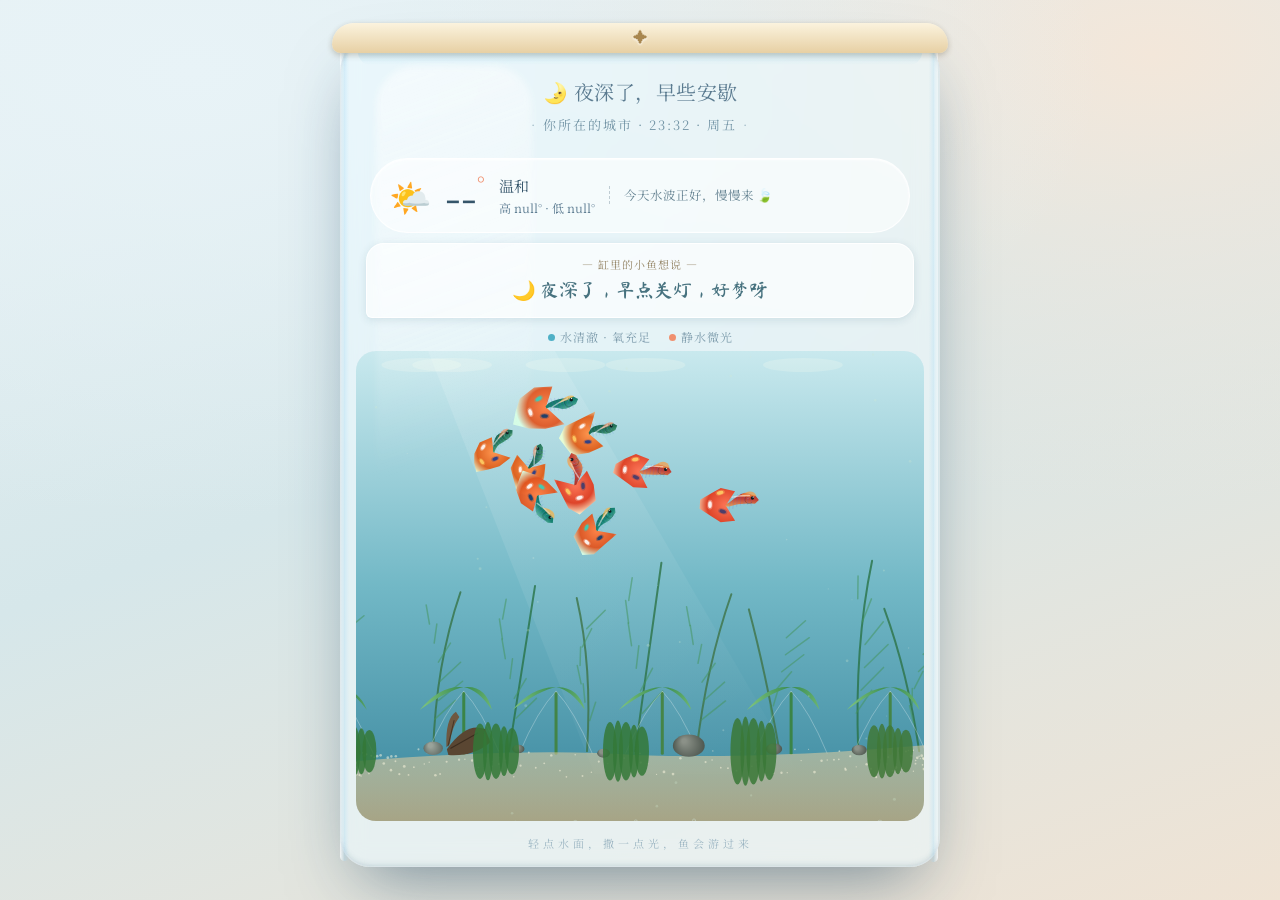
<file: aquarium/guppy-named/index.html>
<!DOCTYPE html>
<html lang="zh-CN">
<head>
<meta charset="UTF-8" />
<meta name="viewport" content="width=device-width, initial-scale=1.0" />
<title>玻璃缸 · 孔雀鱼</title>
<link rel="preconnect" href="https://fonts.googleapis.com">
<link rel="preconnect" href="https://fonts.gstatic.com" crossorigin>
<link href="https://fonts.googleapis.com/css2?family=Ma+Shan+Zheng&family=Noto+Serif+SC:wght@400;600&display=swap" rel="stylesheet">
<style>
  :root{
    --ink:#35556a; --ink-soft:#5b7b90; --accent:#f0906f;
    --glass:rgba(235,250,255,.55);
    --shadow:0 30px 70px -22px rgba(20,60,90,.55);
  }
  *{box-sizing:border-box;margin:0;padding:0;}
  html,body{height:100%;}
  body{
    min-height:100%;display:grid;place-items:center;padding:28px;
    font-family:"Noto Serif SC",serif;color:var(--ink);
    background:
      radial-gradient(130% 90% at 15% 8%, #e8f3f7 0%, transparent 55%),
      radial-gradient(120% 100% at 90% 6%, #f3e7da 0%, transparent 50%),
      linear-gradient(160deg,#e5f0f3 0%,#d6e7ea 45%,#efe3d4 100%);
  }

  /* ============ 大玻璃缸 ============ */
  .aquarium{
    position:relative;width:min(600px,94vw);
    background:var(--glass);backdrop-filter:blur(12px);
    border-radius:40px 40px 30px 30px;
    box-shadow:var(--shadow), inset 0 0 0 1px rgba(255,255,255,.55);
    overflow:visible;transform:translateZ(0);
  }
  .rim{
    position:absolute;inset:0;z-index:60;pointer-events:none;border-radius:inherit;
    box-shadow:inset 0 2px 6px -2px rgba(40,90,120,.28), inset 0 -3px 7px -2px rgba(40,90,120,.2);
  }
  .rim::before{ /* 缸口金属包边 */
    content:"";position:absolute;top:-10px;left:-8px;right:-8px;height:30px;
    background:linear-gradient(180deg,#fbf3de,#e7d0a4);border-radius:40px 40px 16px 16px;
    box-shadow:0 2px 6px rgba(80,60,25,.28);
  }
  .rim::after{content:"✦";position:absolute;top:-7px;left:50%;transform:translateX(-50%);
    color:#a9874f;font-size:15px;filter:drop-shadow(0 1px 1px #fff);}

  /* 玻璃缸表面：三层高光，营造厚玻璃透明感 */
  .glass{
    position:absolute;inset:0;z-index:45;pointer-events:none;border-radius:inherit;
  }
  .glass .top{ /* 水面处的横向反光带 */
    position:absolute;left:3%;right:3%;top:6px;height:26px;border-radius:30px;
    background:linear-gradient(180deg,rgba(255,255,255,.9),rgba(120,200,235,.18) 60%,transparent);
    filter:blur(.4px);
  }
  .glass .shine{ /* 弧面高光 */
    position:absolute;left:6%;top:4%;width:26%;bottom:20%;
    background:linear-gradient(160deg,rgba(255,255,255,.5),rgba(255,255,255,0) 60%);
    border-radius:40px;filter:blur(3px);
    mix-blend-mode:screen;
  }
  .glass .edge{ /* 侧壁厚玻璃 */
    position:absolute;top:6px;bottom:6px;width:9px;border-radius:12px;opacity:.9;
    background:linear-gradient(90deg,rgba(255,255,255,.85),rgba(160,215,245,.3),rgba(255,255,255,0));
  }
  .glass .edge.r{left:auto;right:2px;transform:scaleX(-1);}

  /* 头部信息 */
  .head{position:relative;z-index:65;padding:44px 34px 14px;text-align:center;}
  .greet{font-size:20px;letter-spacing:.5px;color:var(--ink-soft);
    display:flex;gap:8px;justify-content:center;align-items:center;}
  .city{margin-top:9px;font-size:13px;color:#7495a6;letter-spacing:2px;
    display:flex;gap:6px;justify-content:center;align-items:center;}
  .city::before,.city::after{content:"·";opacity:.6;}

  .weather{position:relative;z-index:65;display:flex;align-items:center;gap:14px;
    justify-content:center;margin:10px 30px 2px;padding:12px 18px;
    background:rgba(255,255,255,.55);border:1px solid rgba(255,255,255,.85);border-radius:100px;
    box-shadow:inset 0 1px 2px rgba(255,255,255,.9);}
  .temp{font-size:44px;font-weight:600;line-height:1;font-variant-numeric:tabular-nums;}
  .temp small{font-size:22px;vertical-align:top;color:var(--accent);}
  .w-info{min-width:86px;text-align:left;}
  .w-info .cond{font-size:15px;}
  .w-info .range{font-size:12px;color:var(--ink-soft);margin-top:3px;}
  .w-icon{font-size:34px;}
  .tip{flex:1;min-width:110px;font-size:12.5px;line-height:1.5;color:#62808f;
    padding-left:14px;border-left:1px dashed rgba(53,85,106,.28);text-align:left;}
  .tip b{color:var(--accent);font-weight:600;}

  .bubble-thought{position:relative;z-index:65;margin:10px 26px 2px;padding:12px 18px;
    font-family:"Ma Shan Zheng",cursive;font-size:19px;line-height:1.6;color:#47727f;
    background:rgba(255,255,255,.66);border-radius:18px 18px 18px 6px;
    border:1px solid rgba(255,255,255,.85);box-shadow:0 2px 8px rgba(40,90,110,.14);text-align:center;
    animation:fadeIn .6s ease both;}
  .bubble-thought .who{display:block;font-family:"Noto Serif SC",serif;font-size:11px;
    letter-spacing:1px;color:#97886a;margin-bottom:2px;}
  @keyframes fadeIn{from{opacity:0;transform:translateY(6px);}to{opacity:1;transform:none;}}

  .status-row{position:relative;z-index:65;display:flex;justify-content:center;gap:18px;
    margin:10px 0 6px;font-size:12px;color:#7f9dad;letter-spacing:1px;}
  .status-row .dot{width:7px;height:7px;border-radius:50%;display:inline-block;margin-right:5px;vertical-align:1px;}

  /* 大缸 */
  .tank-wrap{position:relative;z-index:30;margin:2px 16px 14px;border-radius:20px;overflow:hidden;
    height:470px;box-shadow:inset 0 0 0 1.5px rgba(255,255,255,.5), inset 0 0 60px rgba(30,110,150,.22);}
  canvas{display:block;width:100%;height:100%;}

  .hint{position:relative;z-index:65;text-align:center;font-size:11px;color:#9db6c3;
    margin-bottom:16px;letter-spacing:4px;cursor:default;}
  .loading{position:absolute;inset:0;z-index:60;display:grid;place-items:center;
    background:rgba(230,242,245,.86);backdrop-filter:blur(4px);
    font-family:"Ma Shan Zheng",cursive;font-size:22px;color:#5b7b90;letter-spacing:2px;
    transition:opacity .6s ease;}
  .loading.hide{opacity:0;pointer-events:none;}

  @media (max-width:460px){
    .weather{flex-wrap:wrap;gap:8px;}
    .tip{min-width:100%;border-left:none;border-top:1px dashed rgba(53,85,106,.22);padding:8px 0 0;text-align:center;}
    .tank-wrap{height:360px;}
  }
</style>
</head>
<body>
  <div class="aquarium">
    <div class="rim"></div>
    <div class="glass">
      <div class="top"></div>
      <div class="shine"></div>
      <div class="edge"></div>
      <div class="edge r"></div>
    </div>

    <div class="head">
      <div class="greet" id="greet">🌿 慢慢来，今天也从容</div>
      <div class="city" id="city"><span id="clock">·</span></div>
    </div>

    <div class="weather">
      <span class="w-icon" id="weatherIcon">☀️</span>
      <span class="temp" id="temp">--<small>°</small></span>
      <div class="w-info">
        <div class="cond" id="cond"></div>
        <div class="range" id="range"></div>
      </div>
      <div class="tip" id="tip"></div>
    </div>

    <div class="bubble-thought" id="thought">
      <span class="who">— 缸里的小鱼想说 —</span>
      <span id="note">先给你留句话 🌊</span>
    </div>

    <div class="status-row">
      <span><i class="dot" style="background:#4fb0c6"></i>水清澈 · 氧充足</span>
      <span><i class="dot" id="modeDot" style="background:var(--accent)"></i><span id="mode">孔雀鱼在游</span></span>
    </div>

    <div class="tank-wrap">
      <canvas id="tank"></canvas>
    </div>

    <div class="hint">轻点水面，撒一点光，鱼会游过来</div>
    <div class="loading" id="loading">玻璃缸正在注入清水…</div>
  </div>

<script>
(function(){
"use strict";

/* ---------------- 水体氛围（真实热带淡水缸色温） ---------------- */
const AMBIENTS = {
  sunny:  { w:['#cfeef2','#76c4cf','#3f8da6'], caustic:'rgba(255,255,255,.34)', speed:1.2,  warm:0.32, light:1.02 },
  cloudy: { w:['#c2e6ec','#6db6c6','#3a7f97'], caustic:'rgba(255,255,255,.22)', speed:.92, warm:-.06, light:.84 },
  rain:   { w:['#aadce3','#5aa8bc','#2f728e'], caustic:'rgba(255,255,255,.15)', speed:1.0, warm:-.18, light:.72 },
  snow:   { w:['#d8eef3','#94cbd6','#5da1b6'], caustic:'rgba(255,255,255,.26)', speed:.8,  warm:-.28, light:.9  },
  fog:    { w:['#cfeaf0','#90c8d4','#62a7bb'], caustic:'rgba(255,255,255,.2)',  speed:.75, warm:.0,  light:.8  },
  thunder:{ w:['#8dc4cf','#4f96aa','#29617c'], caustic:'rgba(255,255,255,.13)', speed:1.12,warm:-.34, light:.62 },
  hot:    { w:['#ffe3c4','#ffc194','#e89a5f'], caustic:'rgba(255,255,255,.3)', speed:1.3,  warm:.5,   light:1.06 },
  cold:   { w:['#bcdce3','#6ca3b5','#3a7891'], caustic:'rgba(255,255,255,.24)', speed:.82, warm:-.36, light:.8  },
  neutral:{ w:['#c9e9ee','#72b8c6','#3a869d'], caustic:'rgba(255,255,255,.26)', speed:1.0, warm:.05,  light:.92 }
};
const MODE_LABEL = {
  sunny:'阳光正好', cloudy:'云影轻移', rain:'细雨绵绵', snow:'初雪映缸', fog:'薄雾如纱',
  thunder:'雷雨将歇', hot:'水体偏暖', cold:'水体偏凉', neutral:'静水微光'
};

const state = {coords:null,city:'你所在的城市',weather:null,ambient:AMBIENTS.neutral,condition:'neutral',temp:null,max:null,min:null};
const WEATHER_MAP = {0:'sunny',1:'sunny',2:'cloudy',3:'cloudy',45:'fog',48:'fog',51:'rain',53:'rain',55:'rain',
  61:'rain',63:'rain',65:'rain',80:'rain',81:'rain',82:'thunder',95:'thunder',96:'thunder',99:'thunder',
  71:'snow',73:'snow',75:'snow',77:'snow',85:'snow',86:'snow'};
const COND_TEXT = {sunny:'晴朗',cloudy:'多云',rain:'细雨',snow:'小雪',fog:'有雾',thunder:'雷雨',hot:'晴热',cold:'偏凉',neutral:'温和'};
function guessAmbient(code,temp){
  let b=WEATHER_MAP[code]||'neutral';
  if((b==='sunny')&&temp!==null&&temp>=32)b='hot';
  if((b==='sunny'||b==='cloudy'||b==='neutral')&&temp!==null&&temp<=8)b='cold';
  return b;
}
function locateAndFetch(){
  const geo=()=>new Promise(r=>{
    if(navigator.geolocation)navigator.geolocation.getCurrentPosition(
      p=>r(p.coords),()=>fetchGeoByIP().then(r).catch(()=>r(null)),{timeout:7000,maximumAge:600000});
    else fetchGeoByIP().then(r).catch(()=>r(null));
  });
  return geo().then(c=>{state.coords=c;if(c)return Promise.all([fetchWeather(c),reverseCity(c)]);return Promise.reject();});
}
function fetchGeoByIP(){return fetch('https://ipapi.co/json/').then(r=>r.json()).then(j=>{if(!j.latitude)throw 0;return {latitude:j.latitude,longitude:j.longitude};});}
function fetchWeather(c){
  const u='https://api.open-meteo.com/v1/forecast?latitude='+c.latitude+'&longitude='+c.longitude+
    '&current=temperature_2m,relative_humidity_2m,weathercode&daily=temperature_2m_max,temperature_2m_min&timezone=auto&forecast_days=1';
  return fetch(u).then(r=>r.json()).then(d=>{
    const cw=d.current||d.current_weather||{};
    const t=cw.temperature_2m??cw.temperature;
    state.temp=(t==null)?null:Math.round(t);
    state.max=Math.round(d.daily.temperature_2m_max[0]);state.min=Math.round(d.daily.temperature_2m_min[0]);
    state.condition=guessAmbient(cw.weathercode??cw.weather_code,state.temp);
    state.ambient=AMBIENTS[state.condition]||AMBIENTS.neutral;
  });
}
function reverseCity(c){return fetch('https://api.bigdatacloud.net/data/reverse-geocode-client?latitude='+c.latitude+'&longitude='+c.longitude+'&localityLanguage=zh')
  .then(r=>r.json()).then(x=>{state.city=x.city||x.locality||x.principalSubdivision||'你的城市';}).catch(()=>{});}

/* 提醒 */
const POOL=[
  {t:["把手机放远三分钟，看水里的光","让眼睛跟着鱼游一会儿"],tag:'护眼'},
  {t:["喝一口温水，别让喉咙变沙漠","给身体也添一点水呀"],tag:'补水'},
  {t:["起来伸个懒腰，肩颈松一松","坐久了对脊背不温柔"],tag:'起身'},
  {t:["深呼吸三次，气顺了心也静了","缓慢的呼吸是免费的镇定剂"],tag:'呼吸'},
  {t:["把手边的事先放一小会儿","你不是在偷懒，是在充电"],tag:'休息'}
];
function pickReminder(){
  const h=new Date().getHours();
  if(h>=22||h<6)return {text:"夜深了，早点关灯，好梦呀",emoji:'🌙'};
  const p=POOL[Math.floor(Math.random()*POOL.length)],t=p.t[Math.floor(Math.random()*p.t.length)];
  const e=p.tag==='补水'?'💧':p.tag==='护眼'?'👀':p.tag==='起身'?'🧘':p.tag==='呼吸'?'🌬️':'☕';
  return {text:t,emoji:e};
}
function renderReminder(){const el=document.getElementById('note');const {text,emoji}=pickReminder();
  el.textContent=emoji+' '+text;const p=el.parentElement;p.style.animation='none';void p.offsetWidth;p.style.animation='fadeIn .6s ease both';}
function weatherTips(c){
  if(c==='rain'||c==='thunder')return '出门记得带伞 <b>🌂</b>';
  if(c==='snow'||c==='cold')return '天凉了些，添件外套 <b>🧥</b>';
  if(c==='hot'||c==='sunny')return '紫外线不低，补点防晒 <b>🧴</b>';
  if(c==='cloudy')return '云多风轻，适合散散步 <b>🚶</b>';
  if(c==='fog')return '雾气重，外出慢一点 <b>👌</b>';
  return '今天水波正好，慢慢来 <b>🍃</b>';
}
function renderWeatherUI(){
  const c=state.condition;
  document.getElementById('weatherIcon').textContent={sunny:'☀️',cloudy:'⛅',rain:'🌧️',snow:'🌨️',fog:'🌫️',thunder:'⛈️',hot:'☀️',cold:'🌬️',neutral:'🌤️'}[c];
  document.getElementById('temp').innerHTML=(state.temp??'--')+'<small>°</small>';
  document.getElementById('cond').textContent=COND_TEXT[c];
  document.getElementById('range').textContent='高 '+state.max+'° · 低 '+state.min+'°';
  document.getElementById('tip').innerHTML=weatherTips(c);
  document.getElementById('mode').textContent=MODE_LABEL[c];
  document.getElementById('modeDot').style.background=(c==='hot'?'#f08a5d':(c==='rain'||c==='cold'||c==='thunder')?'#4fb0c6':'var(--accent)');
  const t=document.querySelector('.tank-wrap');t.style.transform='none';
}

/* 时钟 */
function tickClock(){
  const d=new Date(),hh=String(d.getHours()).padStart(2,'0'),mm=String(d.getMinutes()).padStart(2,'0');
  document.getElementById('clock').textContent=state.city+' · '+hh+':'+mm+' · 周'+['日','一','二','三','四','五','六'][d.getDay()];
  const h=d.getHours(),g=document.getElementById('greet');
  g.textContent=h>=5&&h<9?'☀️ 早安，晨光正轻':h>=9&&h<12?'🌿 上午好，慢慢来':h>=12&&h<14?'🥢 午饭后来点清静':
    h>=14&&h<18?'🍵 下午茶与深呼吸':h>=18&&h<22?'🌙 傍晚了，松弛下来':'🌛 夜深了，早些安歇';
}

/* ================= 玻璃缸 · 真实孔雀鱼 ================= */
const canvas=document.getElementById('tank'),ctx=canvas.getContext('2d');
let W=0,H=0,DPR=1,T=0;
function resize(){const r=canvas.getBoundingClientRect();DPR=Math.min(window.devicePixelRatio||1,2);
  W=r.width;H=r.height;canvas.width=W*DPR;canvas.height=H*DPR;ctx.setTransform(DPR,0,0,DPR,0,0);
  buildScenery();}
window.addEventListener('resize',resize);

/* ---- 孔雀鱼配色（真实孔雀鱼主题） ---- */
const GUPPY_THEMES=[
  {top:'#2073b0',bot:'#9fd6e8',fin:'#e8734f',spots:['#f3b23a','#ffffff','#7a2f7a'],tailF:'#f27a3f',tailG:'#e5482f',tailT:'#ffe0b0',blue:'#2a63b5'},
  {top:'#c23a2e',bot:'#ffd166',fin:'#ff9a3d',spots:['#3a3a6e','#ffffff','#ffd166'],tailF:'#ff6b4a',tailG:'#e23b1e',tailT:'#ffe7c2',blue:'#8c2f6e'},
  {top:'#0f7e6c',bot:'#a5e7c8',fin:'#ffb03a',spots:['#0b3b70','#ffffff','#2fd4c0'],tailF:'#ff7a3d',tailG:'#e0541f',tailT:'#d8ffe6',blue:'#0a8f8f'},
  {top:'#5b3bb0',bot:'#c9a7f7',fin:'#ff5f5f',spots:['#2a2a7a','#ffe98a','#ffffff'],tailF:'#ff7ad9',tailG:'#e63a9e',tailT:'#efe0ff',blue:'#6e2fb0'},
  {top:'#1c6e52',bot:'#7fdb9a',fin:'#f0895a',spots:['#1b3a8f','#ffd166','#ffffff'],tailF:'#ff8a3f',tailG:'#e05a14',tailT:'#eaffd4',blue:'#1b6ed0'}
];
const GUPPY=[]; // 孔雀鱼群
const BUBBLES=[],DETRITUS=[],FEED=[],FOODP={
  back:[],mid:[],front:[],  // 三层水草
  wood:null,stones:[]
};

/* ---- 每一条鱼都有一个名字 ---- */
const FISH_NAMES=['郑飞鸽','刘志强','乔国栋','杨延','卫涛','李晨','谭傅琴'];
let nameCursor=0;
function nextName(){
  const n=FISH_NAMES[nameCursor % FISH_NAMES.length];
  nameCursor++;
  return n;
}

function rand(a,b){return a+Math.random()*(b-a);}
function makeFish(){
  const th=GUPPY_THEMES[Math.floor(Math.random()*GUPPY_THEMES.length)];
  return { x:rand(W*0.2,W*0.6),y:rand(H*0.2,H*0.6),
    heading:rand(-3,3), intent:rand(-3,3), speed:rand(70,120),
    len:rand(26,34), wag:rand(0.9,1.5), phase:rand(0,6.28),
    theme:th, colorRand:Math.random(), scale:rand(.9,1.2),
    tx:null,vy:0, snk:rand(.3,.6), boost:0,
    name:nextName() };
}

/* ---- 水底造景：沉木 + 石头 + 三层水草 ---- */
function buildScenery(){
  const sandY=H*0.86;
  FOODP.back=[];FOODP.mid=[];FOODP.front=[];
  // 沉木
  FOODP.wood={x:W*0.16,y:sandY-6,rot:-0.25,scale:1};
  // 石头
  FOODP.stones=[];
  const stoneN=7;
  for(let i=0;i<stoneN;i++)FOODP.stones.push({x:(i/stoneN)*W*1.05-8,y:sandY-rand(2,10),r:rand(6,16),tone:Math.random()});
  // 水草：后景细长飘叶、中景锯齿阔叶(水榕)、前景矮叶
  const gWorld=()=>({h:rand(H*0.3,H*0.42),w:rand(.5,.9),sway:rand(0,6.28),sp:rand(.5,.9),tone:Math.random()});
  for(let i=0;i<9;i++)FOODP.back.push({x:(i/8)*W+rand(-20,20),y:sandY-4,...gWorld()});
  for(let i=0;i<6;i++)FOODP.mid.push({x:(i/5)*W*0.95+rand(-30,10),y:sandY-2,...gWorld()});
  for(let i=0;i<5;i++)FOODP.front.push({x:(i/4)*W*0.95+rand(-10,20),y:sandY+2,...gWorld()});
  // 悬浮微粒
  DETRITUS.length=0;
  for(let i=0;i<40;i++)DETRITUS.push({x:rand(0,W),y:rand(0,H),r:rand(.5,1.6),v:rand(3,10),p:rand(0,6.28)});
}

/* 让鱼避免游进水草/底部 */
function clampFish(){
  for(const f of GUPPY){
    if(f.x<8){f.x=8;f.heading=Math.atan2(Math.sin(f.heading),-1);}
    if(f.x>W-8)f.x=W-8;
    if(f.y>H*0.82)f.y=H*0.82;
    if(f.y<18)f.y=18;
  }
}

/* ---- 鱼群行为(轻量 boids) ---- */
function updateSwarm(dt){
  const nb=GUPPY;
  for(const f of nb){
    // 漫游意图：周期性重选
    f.snk-=dt;
    if(f.snk<=0){
      f.intent += rand(-0.5,0.5);
      f.snk=rand(1.2,3.0);
    }
    if(f.tx!=null){
      const dx=f.tx-f.x,dy=f.ty-f.y,d=Math.hypot(dx,dy);
      f.intent=Math.atan2(dy,dx);
      f.boost=Math.min(1,220/d);
      if(d<16){f.tx=null;f.boost=0;}
    }else f.boost+= (0-f.boost)*0.02;

    // 同向 + 靠拢 + 分离
    let ax=0,ay=0,cx=cg(0,0),base=Math.cos(f.heading),sep=0,ang=0;
    for(const o of nb){
      if(o===f)continue;
      const dist=Math.hypot(o.x-f.x,o.y-f.y);
      if(dist<150&&dist>0.01){
        ax+=Math.cos(o.heading);ay+=Math.sin(o.heading);
        ang+= (Math.atan2(o.y-f.y,o.x-f.x))/ (dist*dist/900);
        if(dist<46){ f.x-= (o.x-f.x)*0.05; f.y-=(o.y-f.y)*0.05; }
      }
    }
    const aim = (Math.atan2(ay+Math.sin(f.intent)*1.4+Math.sin(f.heading),
                            ax+Math.cos(f.intent)*1.4+base) + Math.atan2(ay,ax)+ang)/3;
    // 平滑转向
    let diff=aim-f.heading;
    while(diff>Math.PI)diff-=Math.PI*2;while(diff<-Math.PI)diff+=Math.PI*2;
    f.heading += diff*0.06;

    const sp=(f.speed+f.boost*140)*state.ambient.speed;
    f.x+=Math.cos(f.heading)*sp*dt;
    f.y+=Math.sin(f.heading)*sp*dt;
    f.phase+=sp*dt*0.05;
  }
  clampFish();
}
// 简化：不作群里精确均值，直接漫游+避鱼即可（上已含）
function cg(){return {x:0,y:0};}

/* ---- 绘制孔雀鱼 ---- */
function wheel(base,off,alpha){ // 彩虹光泽
  return 'hsla('+((base+off)%360)+',70%,62%,'+alpha+')';
}
function drawGuppy(f){
  const th=f.theme,len=f.len*1.0;
  const dir=Math.cos(f.heading)>=0?1:-1;
  const segs=9;
  // 脊柱：头部在前，尾部在后
  const S=[]; const maxW=len*0.17;
  for(let i=0;i<=segs;i++){
    const k=i/segs, x= len*(0.5-k);
    const amp= f.wag*maxW*  (k*k) * Math.sin(f.phase*3 - k*4.2);
    S.push({x, y:amp});
  }
  const pivot=S[segs];               // 尾柄点(末端)
  const tailAng = Math.atan2(S[segs].y-S[segs-1].y, S[segs].x-S[segs-1].x);

  ctx.save();
  ctx.translate(f.x,f.y);
  ctx.rotate(f.heading);

  // 尾鳍(大扇形，孔雀鱼标志) —— 先画在身后
  drawTail(th,len,pivot,tailAng,f);

  // 身体上下轮廓
  const up=[],dn=[];
  for(let i=0;i<=segs;i++){
    const k=i/segs;
    const wd = maxW*( k<0.5 ? (0.62+k*0.76) : (1.0-(k-0.5)*1.6)); // 头小中宽尾细
    // 用局部坐标(相对脊柱点)算 y 方向上下
    up.push({x:S[i].x, y:S[i].y - wd});
    dn.push({x:S[i].x, y:S[i].y + wd});
  }
  const N=segs;
  // 身体多边形
  ctx.beginPath();
  ctx.moveTo(S[0].x,S[0].y);
  for(let i=1;i<=N;i++)ctx.lineTo(up[i].x,up[i].y);
  for(let i=N;i>=1;i--)ctx.lineTo(dn[i].x,dn[i].y);
  ctx.closePath();
  const grad=ctx.createLinearGradient(0,-maxW*2.4,0,maxW*2.4);
  grad.addColorStop(0,shade(th.top,-30));
  grad.addColorStop(.5,th.top);
  grad.addColorStop(1,th.bot);
  ctx.fillStyle=grad;ctx.fill();

  // 条纹光泽：沿身体叠加几条弧形亮线
  ctx.globalAlpha=.35;
  ctx.strokeStyle=wheel(190+ f.colorRand*60,0,0.5);
  ctx.lineWidth=1;
  for(let i=2;i<N;i++){
    ctx.beginPath();
    ctx.moveTo(S[i].x,S[i].y-6);
    ctx.quadraticCurveTo(S[i].x*0.9,S[i].y, S[i].x, S[i].y+6);
    ctx.stroke();
  }
  ctx.globalAlpha=1;

  // 背鳍(夸大拱形，向前延伸)
  drawDorsal(th,len,f);

  // 眼
  ctx.fillStyle='#0e1c20';
  ctx.beginPath();ctx.arc(len*0.3,-len*0.05,len*0.05,0,7);ctx.fill();
  ctx.fillStyle='#fff';ctx.beginPath();ctx.arc(len*0.32,-len*0.08,len*0.018,0,7);ctx.fill();
  // 鳃盖
  ctx.strokeStyle='rgba(0,20,25,.25)';ctx.lineWidth=.8;
  ctx.beginPath();ctx.arc(len*0.2,0,len*0.13,Math.PI*0.25,Math.PI*1.25);ctx.stroke();

  // 胸鳍(半透明，轻扇)
  const flap=Math.sin(f.phase*10)*2;
  ctx.fillStyle='rgba(200,230,238,.35)';
  ctx.beginPath();
  ctx.moveTo(len*0.12,0);
  ctx.quadraticCurveTo(len*0.28,-len*0.1+flap, len*0.3,-len*0.22);
  ctx.quadraticCurveTo(len*0.2,0,len*0.12,0);
  ctx.fill();

  // 体侧高光弧
  ctx.strokeStyle='rgba(255,255,255,.5)';ctx.lineWidth=1.4;ctx.lineCap='round';
  ctx.beginPath();
  ctx.moveTo(len*0.2,-maxW*0.7);
  ctx.quadraticCurveTo(-len*0.1,-maxW*0.6,-len*0.32,-maxW*0.2);
  ctx.stroke();

  ctx.restore();
}
function drawTail(th,len,pivot,tailAng,f){
  const R=len*0.92;              // 雄鱼巨大扇形尾
  const cx=pivot.x, cy=pivot.y;
  const baseAng=-Math.PI;        // 朝向身后(-x)
  const half=Math.PI*0.62;
  const wob=Math.sin(f.phase*3)*0.35;
  ctx.save();
  ctx.beginPath();
  ctx.moveTo(cx,cy);
  const rr=R*(1+f.wag*0.12*Math.sin(f.phase*3));
  const num=7;
  for(let i=0;i<=num;i++){
    const t=i/num, a=baseAng-half + t*half*2 + wob*0.15;
    const radial = rr*( f.colorRand*0.12+0.9 + 0.1*Math.sin(i*2.3+f.colorRand*8) );
    ctx.lineTo(cx+Math.cos(a)*radial, cy+Math.sin(a)*radial*0.62);
  }
  ctx.closePath();
  const tg=ctx.createRadialGradient(cx,cy,2,cx,cy,R);
  tg.addColorStop(0,th.tailF);
  tg.addColorStop(.6,th.tailG||'#ff6b4a');
  tg.addColorStop(1,th.tailT);
  ctx.fillStyle=tg;ctx.fill();

  // 尾鳍斑纹：真实的孔雀眼斑
  for(let i=0;i<3;i++){
    const a=baseAng-half + (i+ .5)/3*half*2 + wob*0.12;
    const rad=R*(0.45+ i*0.12)*(0.9+f.wag*0.1*Math.sin(f.phase*3+ i));
    ctx.fillStyle=th.spots[i%th.spots.length];
    ctx.globalAlpha=.85;
    ctx.beginPath();ctx.ellipse(cx+Math.cos(a)*rad, cy+Math.sin(a)*rad*0.6, R*0.06, R*0.11, a,0,7);ctx.fill();
    ctx.globalAlpha=.3;
    ctx.beginPath();ctx.ellipse(cx+Math.cos(a)*rad, cy+Math.sin(a)*rad*0.6, R*0.09, R*0.16, a,0,7);ctx.fill();
    ctx.globalAlpha=1;
  }
  ctx.restore();
}
let dorsalCache={};
function drawDorsal(th,len,f){
  const sp=2;
  const a0=len*(-0.1), a1=len*0.42;      // 背鳍横跨位置
  const wob=Math.sin(f.phase*3);
  const peak= len*0.38*(1+0.12*Math.sin(f.phase*4));
  ctx.beginPath();
  ctx.moveTo(a0,-len*0.08);
  const cpx=(a0+a1)/2;
  ctx.quadraticCurveTo(cpx+len*0.1, -peak+wob*2, a1, -len*0.12);
  ctx.quadraticCurveTo(cpx, -len*0.05, a0, -len*0.08);
  const dg=ctx.createLinearGradient(0,-peak,0,0);
  dg.addColorStop(0,th.fin);dg.addColorStop(1,'rgba(255,255,255,.2)');
  ctx.fillStyle='rgba('+hexToRgb(th.fin)+',.75)';
  ctx.globalAlpha=.9;
  ctx.fill();
  ctx.globalAlpha=1;
}
function hexToRgb(h){h=h.replace('#','');const n=parseInt(h,16);return (n>>16&255)+','+(n>>8&255)+','+(n&255);}
function shade(hex,d){const [r,g,b]=[parseInt(hex.slice(1,3),16),parseInt(hex.slice(3,5),16),parseInt(hex.slice(5,7),16)];
  return 'rgb('+Math.max(0,Math.min(255,r+d))+','+Math.max(0,Math.min(255,g+d))+','+Math.max(0,Math.min(255,b+d))+')';}

/* ---- 水草绘制(真实叶形) ---- */
function swayY(g,k){return Math.sin(T*g.sp + g.sway + k*0.7)*7;}
function drawBackweed(g){ // 细长飘叶
  const x=g.x,y=g.y,h=g.h;
  ctx.strokeStyle='rgba('+(35+g.tone*30)+',115,70,.8)';ctx.lineWidth=2;ctx.lineCap='round';
  ctx.beginPath();ctx.moveTo(x,y);ctx.quadraticCurveTo(x+swayY(g,0)*2, y-h*0.55, x+swayY(g,1)*5, y-h);ctx.stroke();
  ctx.strokeStyle='rgba(70,150,95,.55)';ctx.lineWidth=1.5;
  for(let k=0;k<6;k++){
    const yy=y-h*0.2-k*h*0.12, xx=x+swayY(g,k);
    ctx.beginPath();ctx.moveTo(xx,yy);ctx.lineTo(xx+10+swayY(g,k+1)*2, yy-h*0.12);ctx.stroke();
  }
}
function drawMidweed(g){ // 水榕阔叶
  const x=g.x,y=g.y,h=g.h;
  const base=Math.min(60,h*0.8);
  ctx.strokeStyle='rgba('+(55+g.tone*35)+',130,60,.9)';ctx.lineWidth=3;ctx.lineCap='round';
  ctx.beginPath();ctx.moveTo(x,y);ctx.lineTo(x,y-base);ctx.stroke();
  for(let s=-1;s<=1;s+=2){
    const sway=Math.sin(T*g.sp+s*1.7)*5;
    const ex=x+s*32+sway, ey=y-base*0.72;
    const wd=26*(1-g.tone*0.3);
    const lg=ctx.createLinearGradient(x,y-base,ex,ey);
    lg.addColorStop(0,'#'+ (g.tone>.5?'2f7d4a':'3d8f52'));
    lg.addColorStop(1,'#'+ (g.tone>.5?'5ea96a':'79c07a'));
    ctx.fillStyle=lg;
    ctx.beginPath();
    ctx.moveTo(x,y-base-6);
    ctx.quadraticCurveTo(x+(ex-x)*0.5+sway, ey-wd, ex-wd*0.3*Math.sin(T+1), ey);
    ctx.quadraticCurveTo(x+(ex-x)*0.4, y-base-4, x, y-base-6);
    ctx.closePath();ctx.fill();
    // 中脉
    ctx.strokeStyle='rgba(255,255,255,.28)';ctx.lineWidth=1;
    ctx.beginPath();ctx.moveTo(x,y-base-2);ctx.quadraticCurveTo(x+(ex-x)*0.5, ey, ex,y) ;ctx.stroke();
  }
}
function drawFrontweed(g){ // 矮丛
  const x=g.x,y=g.y,h=g.h*0.6;
  ctx.fillStyle='rgba('+(50+g.tone*40)+',120,55,.85)';
  for(let k=0;k<5;k++){
    const xx=x+(k-2)*8,kS=Math.sin(T*0.8+k)*3;
    ctx.beginPath();ctx.ellipse(xx,y-6,7-(k%2)*2, h*0.28+kS, 0,0,7);ctx.fill();
  }
}

/* ---- 悬浮微粒 & 气泡 ---- */
function drawDetritus(){
  for(const d of DETRITUS){
    d.y-=(d.v*0.02); if(d.y< -4){d.y=H+4;d.x=rand(0,W);}
    ctx.globalAlpha=0.28;
    ctx.fillStyle=d.r>1?'#cfe8cf':'#d8e8e0';
    ctx.beginPath();ctx.arc(d.x+Math.sin(T*0.5+d.p)*4,d.y,d.r,0,7);ctx.fill();
  }
  ctx.globalAlpha=1;
}
function bubbles(){
  if(BUBBLES.length<18&&Math.random()<.5)BUBBLES.push({x:rand(0,W),y:H+4,r:rand(1,2.6),v:rand(14,30),p:rand(0,6)});
  for(let i=BUBBLES.length-1;i>=0;i--){
    const b=BUBBLES[i];b.y-=b.v*0.016;const ns=b.p+b.y*0.02;
    ctx.globalAlpha=.3;ctx.strokeStyle='rgba(220,255,255,.8)';ctx.lineWidth=1;
    ctx.beginPath();ctx.arc(b.x+Math.sin(ns)*5,b.y,b.r,0,7);ctx.stroke();
    ctx.globalAlpha=.06;ctx.fillStyle='#fff';ctx.fill();
    if(b.y<-6)BUBBLES.splice(i,1);
  }
  ctx.globalAlpha=1;
}

/* ---- 光的体积感 ---- */
function drawLight(){
  const amb=state.ambient;
  // 斜射光锥
  ctx.save();
  ctx.globalAlpha=.15;
  const lg=ctx.createLinearGradient(W*0.15,-10, W*0.7,H);
  lg.addColorStop(0,'rgba(255,255,255,.9)');lg.addColorStop(1,'rgba(255,255,255,0)');
  ctx.fillStyle=lg;
  ctx.beginPath();ctx.moveTo(W*0.12,-10);ctx.lineTo(W*0.34,-10);
  ctx.lineTo(W*0.78,H*0.9);ctx.lineTo(W*0.42,H*0.9);ctx.closePath();ctx.fill();
  // 水面光斑
  ctx.globalAlpha=.20;
  ctx.fillStyle='#fffef0';
  for(let i=0;i<5;i++){
    const xx=(Math.sin(T*0.4+i*2)*30+i*130)%(W-60)+W*0.1;
    ctx.beginPath();
    ctx.ellipse(xx,14, 40,7, 0,0,7);ctx.fill();
  }
  ctx.restore();
}

/* ---- feed ---- */
function feed(x,y){
  FEED.push({x,y,life:170});
  for(const f of GUPPY){if(Math.hypot(f.x-x,f.y-y)<W*0.5){f.tx=x+rand(-20,20);f.ty=y+rand(-10,10);f.boost=1;}}
}
function drawFeed(){
  for(let i=FEED.length-1;i>=0;i--){
    const p=FEED[i];p.life--;
    ctx.globalAlpha=Math.max(0,p.life/170)*.5;ctx.fillStyle='#fff7d9';
    ctx.beginPath();ctx.arc(p.x,p.y,3.5,0,7);ctx.fill();
    ctx.globalAlpha=1;
    if(p.life<=0)FEED.splice(i,1);
  }
}

/* ---- 沙底 ---- */
function drawSand(){
  const sandY=H*0.86;
  ctx.fillStyle='linear-gradient'?null:'#e7d4a8';
  // 手动
  const g=ctx.createLinearGradient(0,sandY-6,0,H);
  g.addColorStop(0,'rgba(224,205,160,.55)');g.addColorStop(1,'rgba(194,172,128,.8)');
  ctx.fillStyle=g;
  ctx.beginPath();ctx.moveTo(0,sandY+6);
  ctx.quadraticCurveTo(W*0.3,sandY-8,W*0.5,sandY);
  ctx.quadraticCurveTo(W*0.72,sandY+4,W,sandY-10);
  ctx.lineTo(W,H);ctx.lineTo(0,H);ctx.closePath();ctx.fill();
  // 沙砾颗粒
  ctx.fillStyle='rgba(255,250,225,.5)';
  for(let i=0;i<120;i++){
    const x=(Math.sin(i*97.13)*.5+.5)*W, y=sandY+rand(2,30)-8;
    ctx.beginPath();ctx.arc(x,y,0.6+Math.random()*0.8,0,7);ctx.fill();
  }
  // 石头
  for(const s of FOODP.stones){
    const sg=ctx.createRadialGradient(s.x-s.r*.3,s.y-s.r*.3,2,s.x,s.y,s.r);
    sg.addColorStop(0,'#'+(s.tone>.5?'9aa39a':'8b9188'));sg.addColorStop(1,'#'+(s.tone>.5?'5f6a63':'4e574f'));
    ctx.fillStyle=sg;ctx.beginPath();ctx.ellipse(s.x,s.y,s.r,s.r*0.7,0,0,7);ctx.fill();
  }
  // 沉木
  drawWood();
  // 前景水草遮住沙线(矮丛)在最后画避免盖住
}
function drawWood(){
  const wd=FOODP.wood;if(!wd)return;
  ctx.save();ctx.translate(wd.x,wd.y);ctx.rotate(wd.rot);
  ctx.fillStyle='#5a4632';
  ctx.beginPath();
  ctx.moveTo(0,0);ctx.quadraticCurveTo(26,-22,42,-10);ctx.lineTo(44,4);
  ctx.quadraticCurveTo(24,14,0,6);ctx.closePath();ctx.fill();
  ctx.fillStyle='#6e5840';
  ctx.beginPath();ctx.moveTo(0,-2);ctx.quadraticCurveTo(6,-30,18,-34);ctx.lineTo(20,-28);ctx.quadraticCurveTo(10,-20,4,-4);ctx.closePath();ctx.fill();
  ctx.strokeStyle='rgba(30,20,12,.5)';ctx.lineWidth=1;
  ctx.beginPath();ctx.moveTo(4,0);ctx.lineTo(34,-8);ctx.moveTo(2,-3);ctx.lineTo(14,-26);ctx.stroke();
  ctx.restore();
}

/* ---- 主循环 ---- */
let prev=0;
function frame(ts){
  requestAnimationFrame(frame);
  if(!prev)prev=ts;
  const dt=Math.min(0.05,(ts-prev)/1000);prev=ts;
  T+=dt;
  const amb=state.ambient;

  ctx.clearRect(0,0,W,H);
  // 水体
  const wg=ctx.createLinearGradient(0,0,0,H);
  wg.addColorStop(0,amb.w[0]);wg.addColorStop(.5,amb.w[1]);wg.addColorStop(1,amb.w[2]);
  ctx.fillStyle=wg;ctx.fillRect(0,0,W,H);
  drawLight();
  // 后景水草(在鱼后面)
  for(const g of FOODP.back)drawBackweed(g);

  updateSwarm(dt);
  // 鱼(按 y 排序，下面的鱼略暗)
  GUPPY.sort((a,b)=>a.y-b.y);
  for(const f of GUPPY){
    ctx.globalAlpha = .92 + (f.y/H)*0.08;
    drawGuppy(f);
  }
  ctx.globalAlpha=1;
  // 名字标签：鼠标靠近哪条，名字就轻轻浮现（置顶绘制）
  for(const f of GUPPY){
    const dx=f.x-POINTER.x, dy=f.y-POINTER.y;
    if(POINTER.on && dx*dx+dy*dy < 68*68) drawNameTag(f);
  }

  // 中景水草
  for(const g of FOODP.mid)drawMidweed(g);
  drawSand();
  drawDetritus();
  for(const g of FOODP.front)drawFrontweed(g);
  bubbles();
  drawFeed();

  if(!GUPPY.length){
    for(let i=0;i<9;i++)GUPPY.push(makeFish());
  }
}

/* ---------------- 交互 ---------------- */
// 鼠标位置，用于让名字标签跟着被靠近的鱼浮现
const POINTER={x:-999,y:-999,on:false};
function drawNameTag(f){
  const x=f.x, y=f.y-26-f.len*0.4;
  ctx.font='12px "Noto Serif SC",serif';
  const w=ctx.measureText(f.name).width+18;
  ctx.fillStyle='rgba(255,255,255,.86)';
  roundRectPath(x-w/2, y-20, w, 22, 9); ctx.fill();
  ctx.beginPath();ctx.moveTo(x-4,y+2);ctx.lineTo(x+4,y+2);ctx.lineTo(x,y+8);ctx.closePath();ctx.fill();
  ctx.fillStyle='#3c6673';
  ctx.textAlign='center';ctx.textBaseline='middle';
  ctx.fillText(f.name,x,y-9);
}
function roundRectPath(x,y,w,h,r){
  ctx.beginPath();
  ctx.moveTo(x+r,y);
  ctx.arcTo(x+w,y,x+w,y+h,r);
  ctx.arcTo(x+w,y+h,x,y+h,r);
  ctx.arcTo(x,y+h,x,y,r);
  ctx.arcTo(x,y,x+w,y,r);
  ctx.closePath();
}
canvas.addEventListener('pointermove',e=>{
  const r=canvas.getBoundingClientRect();
  const cx=e.clientX-r.left, cy=e.clientY-r.top;
  if(cx>=0&&cx<=W&&cy>=0&&cy<=H){POINTER.x=cx;POINTER.y=cy;POINTER.on=true;}
  else POINTER.on=false;
});
canvas.addEventListener('pointerleave',()=>{POINTER.on=false;});
canvas.addEventListener('pointerdown',e=>{const r=canvas.getBoundingClientRect();feed(e.clientX-r.left,e.clientY-r.top);});
const thought=document.getElementById('thought');
const thoughts=['别坐太久，起来看会儿水吧 🌊','眼睛累了就眨眨，看看远处 🍃','喝口水，喉咙舒服一些 💧','你做得已经很好了，歇会儿 ☁️'];
setInterval(()=>{const txt=thoughts[Math.floor(Math.random()*thoughts.length)];
  document.getElementById('note').textContent='🌬️ '+txt;
  thought.style.animation='none';void thought.offsetWidth;thought.style.animation='fadeIn .6s ease both';},120000);

/* ---------------- 启动 ---------------- */
function boot(){
  resize();
  if(!GUPPY.length)for(let i=0;i<9;i++)GUPPY.push(makeFish());
  renderReminder();renderWeatherUI();tickClock();
  frame(0);
  locateAndFetch().then(()=>{
    renderWeatherUI();
    tickClock();
    document.querySelector('.tank-wrap').style.filter='brightness('+state.ambient.light+') saturate('+(1+state.ambient.warm)+')';
  }).catch(()=>{}).finally(()=>document.getElementById('loading').classList.add('hide'));
}
window.addEventListener('load',boot);
setInterval(tickClock,30000);
})();
</script>
</body>
</html>
</file>
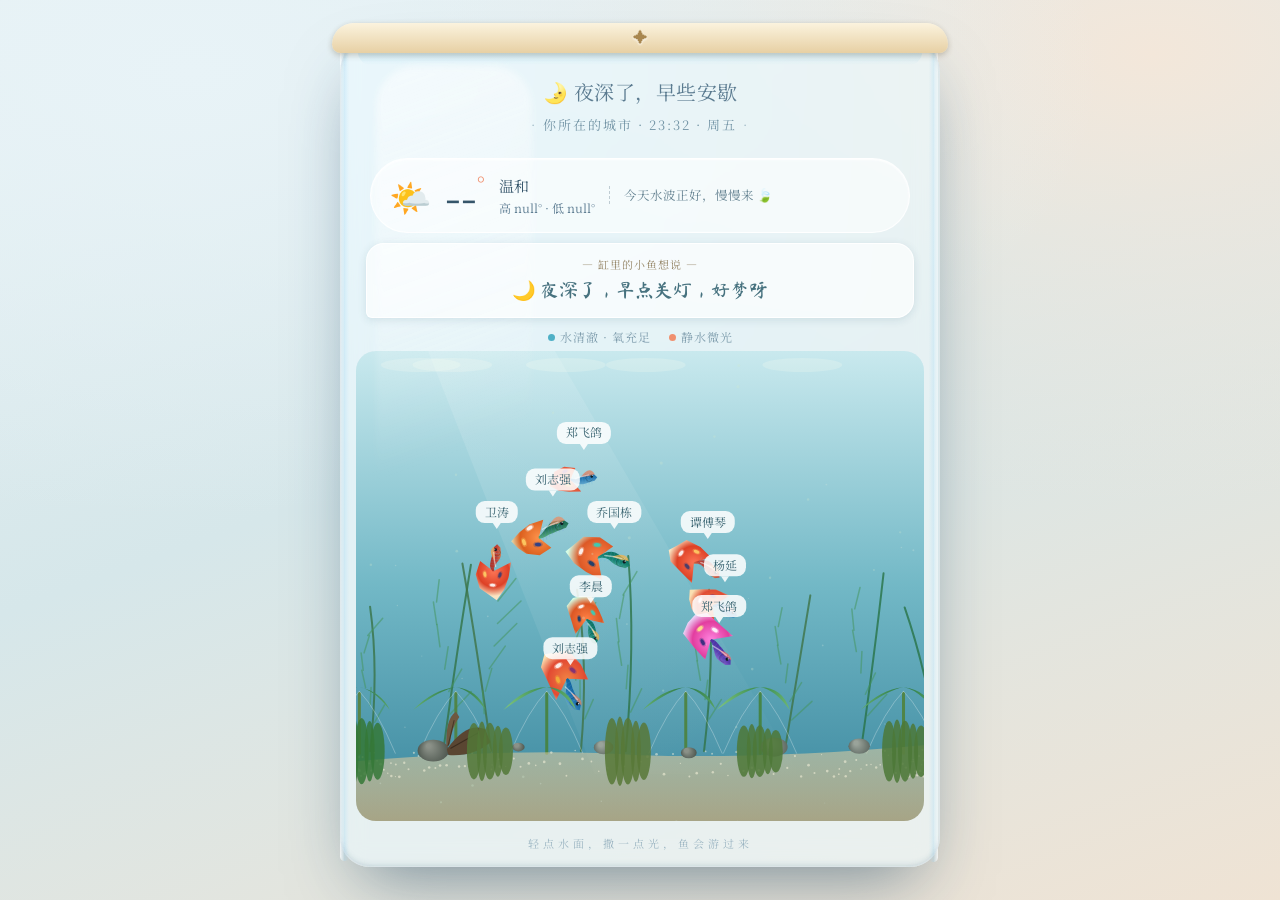
<file: aquarium/guppy-names-always/index.html>
<!DOCTYPE html>
<html lang="zh-CN">
<head>
<meta charset="UTF-8" />
<meta name="viewport" content="width=device-width, initial-scale=1.0" />
<title>玻璃缸 · 孔雀鱼</title>
<link rel="preconnect" href="https://fonts.googleapis.com">
<link rel="preconnect" href="https://fonts.gstatic.com" crossorigin>
<link href="https://fonts.googleapis.com/css2?family=Ma+Shan+Zheng&family=Noto+Serif+SC:wght@400;600&display=swap" rel="stylesheet">
<style>
  :root{
    --ink:#35556a; --ink-soft:#5b7b90; --accent:#f0906f;
    --glass:rgba(235,250,255,.55);
    --shadow:0 30px 70px -22px rgba(20,60,90,.55);
  }
  *{box-sizing:border-box;margin:0;padding:0;}
  html,body{height:100%;}
  body{
    min-height:100%;display:grid;place-items:center;padding:28px;
    font-family:"Noto Serif SC",serif;color:var(--ink);
    background:
      radial-gradient(130% 90% at 15% 8%, #e8f3f7 0%, transparent 55%),
      radial-gradient(120% 100% at 90% 6%, #f3e7da 0%, transparent 50%),
      linear-gradient(160deg,#e5f0f3 0%,#d6e7ea 45%,#efe3d4 100%);
  }

  /* ============ 大玻璃缸 ============ */
  .aquarium{
    position:relative;width:min(600px,94vw);
    background:var(--glass);backdrop-filter:blur(12px);
    border-radius:40px 40px 30px 30px;
    box-shadow:var(--shadow), inset 0 0 0 1px rgba(255,255,255,.55);
    overflow:visible;transform:translateZ(0);
  }
  .rim{
    position:absolute;inset:0;z-index:60;pointer-events:none;border-radius:inherit;
    box-shadow:inset 0 2px 6px -2px rgba(40,90,120,.28), inset 0 -3px 7px -2px rgba(40,90,120,.2);
  }
  .rim::before{ /* 缸口金属包边 */
    content:"";position:absolute;top:-10px;left:-8px;right:-8px;height:30px;
    background:linear-gradient(180deg,#fbf3de,#e7d0a4);border-radius:40px 40px 16px 16px;
    box-shadow:0 2px 6px rgba(80,60,25,.28);
  }
  .rim::after{content:"✦";position:absolute;top:-7px;left:50%;transform:translateX(-50%);
    color:#a9874f;font-size:15px;filter:drop-shadow(0 1px 1px #fff);}

  /* 玻璃缸表面：三层高光，营造厚玻璃透明感 */
  .glass{
    position:absolute;inset:0;z-index:45;pointer-events:none;border-radius:inherit;
  }
  .glass .top{ /* 水面处的横向反光带 */
    position:absolute;left:3%;right:3%;top:6px;height:26px;border-radius:30px;
    background:linear-gradient(180deg,rgba(255,255,255,.9),rgba(120,200,235,.18) 60%,transparent);
    filter:blur(.4px);
  }
  .glass .shine{ /* 弧面高光 */
    position:absolute;left:6%;top:4%;width:26%;bottom:20%;
    background:linear-gradient(160deg,rgba(255,255,255,.5),rgba(255,255,255,0) 60%);
    border-radius:40px;filter:blur(3px);
    mix-blend-mode:screen;
  }
  .glass .edge{ /* 侧壁厚玻璃 */
    position:absolute;top:6px;bottom:6px;width:9px;border-radius:12px;opacity:.9;
    background:linear-gradient(90deg,rgba(255,255,255,.85),rgba(160,215,245,.3),rgba(255,255,255,0));
  }
  .glass .edge.r{left:auto;right:2px;transform:scaleX(-1);}

  /* 头部信息 */
  .head{position:relative;z-index:65;padding:44px 34px 14px;text-align:center;}
  .greet{font-size:20px;letter-spacing:.5px;color:var(--ink-soft);
    display:flex;gap:8px;justify-content:center;align-items:center;}
  .city{margin-top:9px;font-size:13px;color:#7495a6;letter-spacing:2px;
    display:flex;gap:6px;justify-content:center;align-items:center;}
  .city::before,.city::after{content:"·";opacity:.6;}

  .weather{position:relative;z-index:65;display:flex;align-items:center;gap:14px;
    justify-content:center;margin:10px 30px 2px;padding:12px 18px;
    background:rgba(255,255,255,.55);border:1px solid rgba(255,255,255,.85);border-radius:100px;
    box-shadow:inset 0 1px 2px rgba(255,255,255,.9);}
  .temp{font-size:44px;font-weight:600;line-height:1;font-variant-numeric:tabular-nums;}
  .temp small{font-size:22px;vertical-align:top;color:var(--accent);}
  .w-info{min-width:86px;text-align:left;}
  .w-info .cond{font-size:15px;}
  .w-info .range{font-size:12px;color:var(--ink-soft);margin-top:3px;}
  .w-icon{font-size:34px;}
  .tip{flex:1;min-width:110px;font-size:12.5px;line-height:1.5;color:#62808f;
    padding-left:14px;border-left:1px dashed rgba(53,85,106,.28);text-align:left;}
  .tip b{color:var(--accent);font-weight:600;}

  .bubble-thought{position:relative;z-index:65;margin:10px 26px 2px;padding:12px 18px;
    font-family:"Ma Shan Zheng",cursive;font-size:19px;line-height:1.6;color:#47727f;
    background:rgba(255,255,255,.66);border-radius:18px 18px 18px 6px;
    border:1px solid rgba(255,255,255,.85);box-shadow:0 2px 8px rgba(40,90,110,.14);text-align:center;
    animation:fadeIn .6s ease both;}
  .bubble-thought .who{display:block;font-family:"Noto Serif SC",serif;font-size:11px;
    letter-spacing:1px;color:#97886a;margin-bottom:2px;}
  @keyframes fadeIn{from{opacity:0;transform:translateY(6px);}to{opacity:1;transform:none;}}

  .status-row{position:relative;z-index:65;display:flex;justify-content:center;gap:18px;
    margin:10px 0 6px;font-size:12px;color:#7f9dad;letter-spacing:1px;}
  .status-row .dot{width:7px;height:7px;border-radius:50%;display:inline-block;margin-right:5px;vertical-align:1px;}

  /* 大缸 */
  .tank-wrap{position:relative;z-index:30;margin:2px 16px 14px;border-radius:20px;overflow:hidden;
    height:470px;box-shadow:inset 0 0 0 1.5px rgba(255,255,255,.5), inset 0 0 60px rgba(30,110,150,.22);}
  canvas{display:block;width:100%;height:100%;}

  .hint{position:relative;z-index:65;text-align:center;font-size:11px;color:#9db6c3;
    margin-bottom:16px;letter-spacing:4px;cursor:default;}
  .loading{position:absolute;inset:0;z-index:60;display:grid;place-items:center;
    background:rgba(230,242,245,.86);backdrop-filter:blur(4px);
    font-family:"Ma Shan Zheng",cursive;font-size:22px;color:#5b7b90;letter-spacing:2px;
    transition:opacity .6s ease;}
  .loading.hide{opacity:0;pointer-events:none;}

  @media (max-width:460px){
    .weather{flex-wrap:wrap;gap:8px;}
    .tip{min-width:100%;border-left:none;border-top:1px dashed rgba(53,85,106,.22);padding:8px 0 0;text-align:center;}
    .tank-wrap{height:360px;}
  }
</style>
</head>
<body>
  <div class="aquarium">
    <div class="rim"></div>
    <div class="glass">
      <div class="top"></div>
      <div class="shine"></div>
      <div class="edge"></div>
      <div class="edge r"></div>
    </div>

    <div class="head">
      <div class="greet" id="greet">🌿 慢慢来，今天也从容</div>
      <div class="city" id="city"><span id="clock">·</span></div>
    </div>

    <div class="weather">
      <span class="w-icon" id="weatherIcon">☀️</span>
      <span class="temp" id="temp">--<small>°</small></span>
      <div class="w-info">
        <div class="cond" id="cond"></div>
        <div class="range" id="range"></div>
      </div>
      <div class="tip" id="tip"></div>
    </div>

    <div class="bubble-thought" id="thought">
      <span class="who">— 缸里的小鱼想说 —</span>
      <span id="note">先给你留句话 🌊</span>
    </div>

    <div class="status-row">
      <span><i class="dot" style="background:#4fb0c6"></i>水清澈 · 氧充足</span>
      <span><i class="dot" id="modeDot" style="background:var(--accent)"></i><span id="mode">孔雀鱼在游</span></span>
    </div>

    <div class="tank-wrap">
      <canvas id="tank"></canvas>
    </div>

    <div class="hint">轻点水面，撒一点光，鱼会游过来</div>
    <div class="loading" id="loading">玻璃缸正在注入清水…</div>
  </div>

<script>
(function(){
"use strict";

/* ---------------- 水体氛围（真实热带淡水缸色温） ---------------- */
const AMBIENTS = {
  sunny:  { w:['#cfeef2','#76c4cf','#3f8da6'], caustic:'rgba(255,255,255,.34)', speed:1.2,  warm:0.32, light:1.02 },
  cloudy: { w:['#c2e6ec','#6db6c6','#3a7f97'], caustic:'rgba(255,255,255,.22)', speed:.92, warm:-.06, light:.84 },
  rain:   { w:['#aadce3','#5aa8bc','#2f728e'], caustic:'rgba(255,255,255,.15)', speed:1.0, warm:-.18, light:.72 },
  snow:   { w:['#d8eef3','#94cbd6','#5da1b6'], caustic:'rgba(255,255,255,.26)', speed:.8,  warm:-.28, light:.9  },
  fog:    { w:['#cfeaf0','#90c8d4','#62a7bb'], caustic:'rgba(255,255,255,.2)',  speed:.75, warm:.0,  light:.8  },
  thunder:{ w:['#8dc4cf','#4f96aa','#29617c'], caustic:'rgba(255,255,255,.13)', speed:1.12,warm:-.34, light:.62 },
  hot:    { w:['#ffe3c4','#ffc194','#e89a5f'], caustic:'rgba(255,255,255,.3)', speed:1.3,  warm:.5,   light:1.06 },
  cold:   { w:['#bcdce3','#6ca3b5','#3a7891'], caustic:'rgba(255,255,255,.24)', speed:.82, warm:-.36, light:.8  },
  neutral:{ w:['#c9e9ee','#72b8c6','#3a869d'], caustic:'rgba(255,255,255,.26)', speed:1.0, warm:.05,  light:.92 }
};
const MODE_LABEL = {
  sunny:'阳光正好', cloudy:'云影轻移', rain:'细雨绵绵', snow:'初雪映缸', fog:'薄雾如纱',
  thunder:'雷雨将歇', hot:'水体偏暖', cold:'水体偏凉', neutral:'静水微光'
};

const state = {coords:null,city:'你所在的城市',weather:null,ambient:AMBIENTS.neutral,condition:'neutral',temp:null,max:null,min:null};
const WEATHER_MAP = {0:'sunny',1:'sunny',2:'cloudy',3:'cloudy',45:'fog',48:'fog',51:'rain',53:'rain',55:'rain',
  61:'rain',63:'rain',65:'rain',80:'rain',81:'rain',82:'thunder',95:'thunder',96:'thunder',99:'thunder',
  71:'snow',73:'snow',75:'snow',77:'snow',85:'snow',86:'snow'};
const COND_TEXT = {sunny:'晴朗',cloudy:'多云',rain:'细雨',snow:'小雪',fog:'有雾',thunder:'雷雨',hot:'晴热',cold:'偏凉',neutral:'温和'};
function guessAmbient(code,temp){
  let b=WEATHER_MAP[code]||'neutral';
  if((b==='sunny')&&temp!==null&&temp>=32)b='hot';
  if((b==='sunny'||b==='cloudy'||b==='neutral')&&temp!==null&&temp<=8)b='cold';
  return b;
}
function locateAndFetch(){
  const geo=()=>new Promise(r=>{
    if(navigator.geolocation)navigator.geolocation.getCurrentPosition(
      p=>r(p.coords),()=>fetchGeoByIP().then(r).catch(()=>r(null)),{timeout:7000,maximumAge:600000});
    else fetchGeoByIP().then(r).catch(()=>r(null));
  });
  return geo().then(c=>{state.coords=c;if(c)return Promise.all([fetchWeather(c),reverseCity(c)]);return Promise.reject();});
}
function fetchGeoByIP(){return fetch('https://ipapi.co/json/').then(r=>r.json()).then(j=>{if(!j.latitude)throw 0;return {latitude:j.latitude,longitude:j.longitude};});}
function fetchWeather(c){
  const u='https://api.open-meteo.com/v1/forecast?latitude='+c.latitude+'&longitude='+c.longitude+
    '&current=temperature_2m,relative_humidity_2m,weathercode&daily=temperature_2m_max,temperature_2m_min&timezone=auto&forecast_days=1';
  return fetch(u).then(r=>r.json()).then(d=>{
    const cw=d.current||d.current_weather||{};
    const t=cw.temperature_2m??cw.temperature;
    state.temp=(t==null)?null:Math.round(t);
    state.max=Math.round(d.daily.temperature_2m_max[0]);state.min=Math.round(d.daily.temperature_2m_min[0]);
    state.condition=guessAmbient(cw.weathercode??cw.weather_code,state.temp);
    state.ambient=AMBIENTS[state.condition]||AMBIENTS.neutral;
  });
}
function reverseCity(c){return fetch('https://api.bigdatacloud.net/data/reverse-geocode-client?latitude='+c.latitude+'&longitude='+c.longitude+'&localityLanguage=zh')
  .then(r=>r.json()).then(x=>{state.city=x.city||x.locality||x.principalSubdivision||'你的城市';}).catch(()=>{});}

/* 提醒 */
const POOL=[
  {t:["把手机放远三分钟，看水里的光","让眼睛跟着鱼游一会儿"],tag:'护眼'},
  {t:["喝一口温水，别让喉咙变沙漠","给身体也添一点水呀"],tag:'补水'},
  {t:["起来伸个懒腰，肩颈松一松","坐久了对脊背不温柔"],tag:'起身'},
  {t:["深呼吸三次，气顺了心也静了","缓慢的呼吸是免费的镇定剂"],tag:'呼吸'},
  {t:["把手边的事先放一小会儿","你不是在偷懒，是在充电"],tag:'休息'}
];
function pickReminder(){
  const h=new Date().getHours();
  if(h>=22||h<6)return {text:"夜深了，早点关灯，好梦呀",emoji:'🌙'};
  const p=POOL[Math.floor(Math.random()*POOL.length)],t=p.t[Math.floor(Math.random()*p.t.length)];
  const e=p.tag==='补水'?'💧':p.tag==='护眼'?'👀':p.tag==='起身'?'🧘':p.tag==='呼吸'?'🌬️':'☕';
  return {text:t,emoji:e};
}
function renderReminder(){const el=document.getElementById('note');const {text,emoji}=pickReminder();
  el.textContent=emoji+' '+text;const p=el.parentElement;p.style.animation='none';void p.offsetWidth;p.style.animation='fadeIn .6s ease both';}
function weatherTips(c){
  if(c==='rain'||c==='thunder')return '出门记得带伞 <b>🌂</b>';
  if(c==='snow'||c==='cold')return '天凉了些，添件外套 <b>🧥</b>';
  if(c==='hot'||c==='sunny')return '紫外线不低，补点防晒 <b>🧴</b>';
  if(c==='cloudy')return '云多风轻，适合散散步 <b>🚶</b>';
  if(c==='fog')return '雾气重，外出慢一点 <b>👌</b>';
  return '今天水波正好，慢慢来 <b>🍃</b>';
}
function renderWeatherUI(){
  const c=state.condition;
  document.getElementById('weatherIcon').textContent={sunny:'☀️',cloudy:'⛅',rain:'🌧️',snow:'🌨️',fog:'🌫️',thunder:'⛈️',hot:'☀️',cold:'🌬️',neutral:'🌤️'}[c];
  document.getElementById('temp').innerHTML=(state.temp??'--')+'<small>°</small>';
  document.getElementById('cond').textContent=COND_TEXT[c];
  document.getElementById('range').textContent='高 '+state.max+'° · 低 '+state.min+'°';
  document.getElementById('tip').innerHTML=weatherTips(c);
  document.getElementById('mode').textContent=MODE_LABEL[c];
  document.getElementById('modeDot').style.background=(c==='hot'?'#f08a5d':(c==='rain'||c==='cold'||c==='thunder')?'#4fb0c6':'var(--accent)');
  const t=document.querySelector('.tank-wrap');t.style.transform='none';
}

/* 时钟 */
function tickClock(){
  const d=new Date(),hh=String(d.getHours()).padStart(2,'0'),mm=String(d.getMinutes()).padStart(2,'0');
  document.getElementById('clock').textContent=state.city+' · '+hh+':'+mm+' · 周'+['日','一','二','三','四','五','六'][d.getDay()];
  const h=d.getHours(),g=document.getElementById('greet');
  g.textContent=h>=5&&h<9?'☀️ 早安，晨光正轻':h>=9&&h<12?'🌿 上午好，慢慢来':h>=12&&h<14?'🥢 午饭后来点清静':
    h>=14&&h<18?'🍵 下午茶与深呼吸':h>=18&&h<22?'🌙 傍晚了，松弛下来':'🌛 夜深了，早些安歇';
}

/* ================= 玻璃缸 · 真实孔雀鱼 ================= */
const canvas=document.getElementById('tank'),ctx=canvas.getContext('2d');
let W=0,H=0,DPR=1,T=0;
function resize(){const r=canvas.getBoundingClientRect();DPR=Math.min(window.devicePixelRatio||1,2);
  W=r.width;H=r.height;canvas.width=W*DPR;canvas.height=H*DPR;ctx.setTransform(DPR,0,0,DPR,0,0);
  buildScenery();}
window.addEventListener('resize',resize);

/* ---- 孔雀鱼配色（真实孔雀鱼主题） ---- */
const GUPPY_THEMES=[
  {top:'#2073b0',bot:'#9fd6e8',fin:'#e8734f',spots:['#f3b23a','#ffffff','#7a2f7a'],tailF:'#f27a3f',tailG:'#e5482f',tailT:'#ffe0b0',blue:'#2a63b5'},
  {top:'#c23a2e',bot:'#ffd166',fin:'#ff9a3d',spots:['#3a3a6e','#ffffff','#ffd166'],tailF:'#ff6b4a',tailG:'#e23b1e',tailT:'#ffe7c2',blue:'#8c2f6e'},
  {top:'#0f7e6c',bot:'#a5e7c8',fin:'#ffb03a',spots:['#0b3b70','#ffffff','#2fd4c0'],tailF:'#ff7a3d',tailG:'#e0541f',tailT:'#d8ffe6',blue:'#0a8f8f'},
  {top:'#5b3bb0',bot:'#c9a7f7',fin:'#ff5f5f',spots:['#2a2a7a','#ffe98a','#ffffff'],tailF:'#ff7ad9',tailG:'#e63a9e',tailT:'#efe0ff',blue:'#6e2fb0'},
  {top:'#1c6e52',bot:'#7fdb9a',fin:'#f0895a',spots:['#1b3a8f','#ffd166','#ffffff'],tailF:'#ff8a3f',tailG:'#e05a14',tailT:'#eaffd4',blue:'#1b6ed0'}
];
const GUPPY=[]; // 孔雀鱼群
const BUBBLES=[],DETRITUS=[],FEED=[],FOODP={
  back:[],mid:[],front:[],  // 三层水草
  wood:null,stones:[]
};

/* ---- 每一条鱼都有一个名字 ---- */
const FISH_NAMES=['郑飞鸽','刘志强','乔国栋','杨延','卫涛','李晨','谭傅琴'];
let nameCursor=0;
function nextName(){
  const n=FISH_NAMES[nameCursor % FISH_NAMES.length];
  nameCursor++;
  return n;
}

function rand(a,b){return a+Math.random()*(b-a);}
function makeFish(){
  const th=GUPPY_THEMES[Math.floor(Math.random()*GUPPY_THEMES.length)];
  return { x:rand(W*0.2,W*0.6),y:rand(H*0.2,H*0.6),
    heading:rand(-3,3), intent:rand(-3,3), speed:rand(70,120),
    len:rand(26,34), wag:rand(0.9,1.5), phase:rand(0,6.28),
    theme:th, colorRand:Math.random(), scale:rand(.9,1.2),
    tx:null,vy:0, snk:rand(.3,.6), boost:0,
    name:nextName() };
}

/* ---- 水底造景：沉木 + 石头 + 三层水草 ---- */
function buildScenery(){
  const sandY=H*0.86;
  FOODP.back=[];FOODP.mid=[];FOODP.front=[];
  // 沉木
  FOODP.wood={x:W*0.16,y:sandY-6,rot:-0.25,scale:1};
  // 石头
  FOODP.stones=[];
  const stoneN=7;
  for(let i=0;i<stoneN;i++)FOODP.stones.push({x:(i/stoneN)*W*1.05-8,y:sandY-rand(2,10),r:rand(6,16),tone:Math.random()});
  // 水草：后景细长飘叶、中景锯齿阔叶(水榕)、前景矮叶
  const gWorld=()=>({h:rand(H*0.3,H*0.42),w:rand(.5,.9),sway:rand(0,6.28),sp:rand(.5,.9),tone:Math.random()});
  for(let i=0;i<9;i++)FOODP.back.push({x:(i/8)*W+rand(-20,20),y:sandY-4,...gWorld()});
  for(let i=0;i<6;i++)FOODP.mid.push({x:(i/5)*W*0.95+rand(-30,10),y:sandY-2,...gWorld()});
  for(let i=0;i<5;i++)FOODP.front.push({x:(i/4)*W*0.95+rand(-10,20),y:sandY+2,...gWorld()});
  // 悬浮微粒
  DETRITUS.length=0;
  for(let i=0;i<40;i++)DETRITUS.push({x:rand(0,W),y:rand(0,H),r:rand(.5,1.6),v:rand(3,10),p:rand(0,6.28)});
}

/* 让鱼避免游进水草/底部 */
function clampFish(){
  for(const f of GUPPY){
    if(f.x<8){f.x=8;f.heading=Math.atan2(Math.sin(f.heading),-1);}
    if(f.x>W-8)f.x=W-8;
    if(f.y>H*0.82)f.y=H*0.82;
    if(f.y<18)f.y=18;
  }
}

/* ---- 鱼群行为(轻量 boids) ---- */
function updateSwarm(dt){
  const nb=GUPPY;
  for(const f of nb){
    // 漫游意图：周期性重选
    f.snk-=dt;
    if(f.snk<=0){
      f.intent += rand(-0.5,0.5);
      f.snk=rand(1.2,3.0);
    }
    if(f.tx!=null){
      const dx=f.tx-f.x,dy=f.ty-f.y,d=Math.hypot(dx,dy);
      f.intent=Math.atan2(dy,dx);
      f.boost=Math.min(1,220/d);
      if(d<16){f.tx=null;f.boost=0;}
    }else f.boost+= (0-f.boost)*0.02;

    // 同向 + 靠拢 + 分离
    let ax=0,ay=0,cx=cg(0,0),base=Math.cos(f.heading),sep=0,ang=0;
    for(const o of nb){
      if(o===f)continue;
      const dist=Math.hypot(o.x-f.x,o.y-f.y);
      if(dist<150&&dist>0.01){
        ax+=Math.cos(o.heading);ay+=Math.sin(o.heading);
        ang+= (Math.atan2(o.y-f.y,o.x-f.x))/ (dist*dist/900);
        if(dist<46){ f.x-= (o.x-f.x)*0.05; f.y-=(o.y-f.y)*0.05; }
      }
    }
    const aim = (Math.atan2(ay+Math.sin(f.intent)*1.4+Math.sin(f.heading),
                            ax+Math.cos(f.intent)*1.4+base) + Math.atan2(ay,ax)+ang)/3;
    // 平滑转向
    let diff=aim-f.heading;
    while(diff>Math.PI)diff-=Math.PI*2;while(diff<-Math.PI)diff+=Math.PI*2;
    f.heading += diff*0.06;

    const sp=(f.speed+f.boost*140)*state.ambient.speed;
    f.x+=Math.cos(f.heading)*sp*dt;
    f.y+=Math.sin(f.heading)*sp*dt;
    f.phase+=sp*dt*0.05;
  }
  clampFish();
}
// 简化：不作群里精确均值，直接漫游+避鱼即可（上已含）
function cg(){return {x:0,y:0};}

/* ---- 绘制孔雀鱼 ---- */
function wheel(base,off,alpha){ // 彩虹光泽
  return 'hsla('+((base+off)%360)+',70%,62%,'+alpha+')';
}
function drawGuppy(f){
  const th=f.theme,len=f.len*1.0;
  const dir=Math.cos(f.heading)>=0?1:-1;
  const segs=9;
  // 脊柱：头部在前，尾部在后
  const S=[]; const maxW=len*0.17;
  for(let i=0;i<=segs;i++){
    const k=i/segs, x= len*(0.5-k);
    const amp= f.wag*maxW*  (k*k) * Math.sin(f.phase*3 - k*4.2);
    S.push({x, y:amp});
  }
  const pivot=S[segs];               // 尾柄点(末端)
  const tailAng = Math.atan2(S[segs].y-S[segs-1].y, S[segs].x-S[segs-1].x);

  ctx.save();
  ctx.translate(f.x,f.y);
  ctx.rotate(f.heading);

  // 尾鳍(大扇形，孔雀鱼标志) —— 先画在身后
  drawTail(th,len,pivot,tailAng,f);

  // 身体上下轮廓
  const up=[],dn=[];
  for(let i=0;i<=segs;i++){
    const k=i/segs;
    const wd = maxW*( k<0.5 ? (0.62+k*0.76) : (1.0-(k-0.5)*1.6)); // 头小中宽尾细
    // 用局部坐标(相对脊柱点)算 y 方向上下
    up.push({x:S[i].x, y:S[i].y - wd});
    dn.push({x:S[i].x, y:S[i].y + wd});
  }
  const N=segs;
  // 身体多边形
  ctx.beginPath();
  ctx.moveTo(S[0].x,S[0].y);
  for(let i=1;i<=N;i++)ctx.lineTo(up[i].x,up[i].y);
  for(let i=N;i>=1;i--)ctx.lineTo(dn[i].x,dn[i].y);
  ctx.closePath();
  const grad=ctx.createLinearGradient(0,-maxW*2.4,0,maxW*2.4);
  grad.addColorStop(0,shade(th.top,-30));
  grad.addColorStop(.5,th.top);
  grad.addColorStop(1,th.bot);
  ctx.fillStyle=grad;ctx.fill();

  // 条纹光泽：沿身体叠加几条弧形亮线
  ctx.globalAlpha=.35;
  ctx.strokeStyle=wheel(190+ f.colorRand*60,0,0.5);
  ctx.lineWidth=1;
  for(let i=2;i<N;i++){
    ctx.beginPath();
    ctx.moveTo(S[i].x,S[i].y-6);
    ctx.quadraticCurveTo(S[i].x*0.9,S[i].y, S[i].x, S[i].y+6);
    ctx.stroke();
  }
  ctx.globalAlpha=1;

  // 背鳍(夸大拱形，向前延伸)
  drawDorsal(th,len,f);

  // 眼
  ctx.fillStyle='#0e1c20';
  ctx.beginPath();ctx.arc(len*0.3,-len*0.05,len*0.05,0,7);ctx.fill();
  ctx.fillStyle='#fff';ctx.beginPath();ctx.arc(len*0.32,-len*0.08,len*0.018,0,7);ctx.fill();
  // 鳃盖
  ctx.strokeStyle='rgba(0,20,25,.25)';ctx.lineWidth=.8;
  ctx.beginPath();ctx.arc(len*0.2,0,len*0.13,Math.PI*0.25,Math.PI*1.25);ctx.stroke();

  // 胸鳍(半透明，轻扇)
  const flap=Math.sin(f.phase*10)*2;
  ctx.fillStyle='rgba(200,230,238,.35)';
  ctx.beginPath();
  ctx.moveTo(len*0.12,0);
  ctx.quadraticCurveTo(len*0.28,-len*0.1+flap, len*0.3,-len*0.22);
  ctx.quadraticCurveTo(len*0.2,0,len*0.12,0);
  ctx.fill();

  // 体侧高光弧
  ctx.strokeStyle='rgba(255,255,255,.5)';ctx.lineWidth=1.4;ctx.lineCap='round';
  ctx.beginPath();
  ctx.moveTo(len*0.2,-maxW*0.7);
  ctx.quadraticCurveTo(-len*0.1,-maxW*0.6,-len*0.32,-maxW*0.2);
  ctx.stroke();

  ctx.restore();
}
function drawTail(th,len,pivot,tailAng,f){
  const R=len*0.92;              // 雄鱼巨大扇形尾
  const cx=pivot.x, cy=pivot.y;
  const baseAng=-Math.PI;        // 朝向身后(-x)
  const half=Math.PI*0.62;
  const wob=Math.sin(f.phase*3)*0.35;
  ctx.save();
  ctx.beginPath();
  ctx.moveTo(cx,cy);
  const rr=R*(1+f.wag*0.12*Math.sin(f.phase*3));
  const num=7;
  for(let i=0;i<=num;i++){
    const t=i/num, a=baseAng-half + t*half*2 + wob*0.15;
    const radial = rr*( f.colorRand*0.12+0.9 + 0.1*Math.sin(i*2.3+f.colorRand*8) );
    ctx.lineTo(cx+Math.cos(a)*radial, cy+Math.sin(a)*radial*0.62);
  }
  ctx.closePath();
  const tg=ctx.createRadialGradient(cx,cy,2,cx,cy,R);
  tg.addColorStop(0,th.tailF);
  tg.addColorStop(.6,th.tailG||'#ff6b4a');
  tg.addColorStop(1,th.tailT);
  ctx.fillStyle=tg;ctx.fill();

  // 尾鳍斑纹：真实的孔雀眼斑
  for(let i=0;i<3;i++){
    const a=baseAng-half + (i+ .5)/3*half*2 + wob*0.12;
    const rad=R*(0.45+ i*0.12)*(0.9+f.wag*0.1*Math.sin(f.phase*3+ i));
    ctx.fillStyle=th.spots[i%th.spots.length];
    ctx.globalAlpha=.85;
    ctx.beginPath();ctx.ellipse(cx+Math.cos(a)*rad, cy+Math.sin(a)*rad*0.6, R*0.06, R*0.11, a,0,7);ctx.fill();
    ctx.globalAlpha=.3;
    ctx.beginPath();ctx.ellipse(cx+Math.cos(a)*rad, cy+Math.sin(a)*rad*0.6, R*0.09, R*0.16, a,0,7);ctx.fill();
    ctx.globalAlpha=1;
  }
  ctx.restore();
}
let dorsalCache={};
function drawDorsal(th,len,f){
  const sp=2;
  const a0=len*(-0.1), a1=len*0.42;      // 背鳍横跨位置
  const wob=Math.sin(f.phase*3);
  const peak= len*0.38*(1+0.12*Math.sin(f.phase*4));
  ctx.beginPath();
  ctx.moveTo(a0,-len*0.08);
  const cpx=(a0+a1)/2;
  ctx.quadraticCurveTo(cpx+len*0.1, -peak+wob*2, a1, -len*0.12);
  ctx.quadraticCurveTo(cpx, -len*0.05, a0, -len*0.08);
  const dg=ctx.createLinearGradient(0,-peak,0,0);
  dg.addColorStop(0,th.fin);dg.addColorStop(1,'rgba(255,255,255,.2)');
  ctx.fillStyle='rgba('+hexToRgb(th.fin)+',.75)';
  ctx.globalAlpha=.9;
  ctx.fill();
  ctx.globalAlpha=1;
}
function hexToRgb(h){h=h.replace('#','');const n=parseInt(h,16);return (n>>16&255)+','+(n>>8&255)+','+(n&255);}
function shade(hex,d){const [r,g,b]=[parseInt(hex.slice(1,3),16),parseInt(hex.slice(3,5),16),parseInt(hex.slice(5,7),16)];
  return 'rgb('+Math.max(0,Math.min(255,r+d))+','+Math.max(0,Math.min(255,g+d))+','+Math.max(0,Math.min(255,b+d))+')';}

/* ---- 水草绘制(真实叶形) ---- */
function swayY(g,k){return Math.sin(T*g.sp + g.sway + k*0.7)*7;}
function drawBackweed(g){ // 细长飘叶
  const x=g.x,y=g.y,h=g.h;
  ctx.strokeStyle='rgba('+(35+g.tone*30)+',115,70,.8)';ctx.lineWidth=2;ctx.lineCap='round';
  ctx.beginPath();ctx.moveTo(x,y);ctx.quadraticCurveTo(x+swayY(g,0)*2, y-h*0.55, x+swayY(g,1)*5, y-h);ctx.stroke();
  ctx.strokeStyle='rgba(70,150,95,.55)';ctx.lineWidth=1.5;
  for(let k=0;k<6;k++){
    const yy=y-h*0.2-k*h*0.12, xx=x+swayY(g,k);
    ctx.beginPath();ctx.moveTo(xx,yy);ctx.lineTo(xx+10+swayY(g,k+1)*2, yy-h*0.12);ctx.stroke();
  }
}
function drawMidweed(g){ // 水榕阔叶
  const x=g.x,y=g.y,h=g.h;
  const base=Math.min(60,h*0.8);
  ctx.strokeStyle='rgba('+(55+g.tone*35)+',130,60,.9)';ctx.lineWidth=3;ctx.lineCap='round';
  ctx.beginPath();ctx.moveTo(x,y);ctx.lineTo(x,y-base);ctx.stroke();
  for(let s=-1;s<=1;s+=2){
    const sway=Math.sin(T*g.sp+s*1.7)*5;
    const ex=x+s*32+sway, ey=y-base*0.72;
    const wd=26*(1-g.tone*0.3);
    const lg=ctx.createLinearGradient(x,y-base,ex,ey);
    lg.addColorStop(0,'#'+ (g.tone>.5?'2f7d4a':'3d8f52'));
    lg.addColorStop(1,'#'+ (g.tone>.5?'5ea96a':'79c07a'));
    ctx.fillStyle=lg;
    ctx.beginPath();
    ctx.moveTo(x,y-base-6);
    ctx.quadraticCurveTo(x+(ex-x)*0.5+sway, ey-wd, ex-wd*0.3*Math.sin(T+1), ey);
    ctx.quadraticCurveTo(x+(ex-x)*0.4, y-base-4, x, y-base-6);
    ctx.closePath();ctx.fill();
    // 中脉
    ctx.strokeStyle='rgba(255,255,255,.28)';ctx.lineWidth=1;
    ctx.beginPath();ctx.moveTo(x,y-base-2);ctx.quadraticCurveTo(x+(ex-x)*0.5, ey, ex,y) ;ctx.stroke();
  }
}
function drawFrontweed(g){ // 矮丛
  const x=g.x,y=g.y,h=g.h*0.6;
  ctx.fillStyle='rgba('+(50+g.tone*40)+',120,55,.85)';
  for(let k=0;k<5;k++){
    const xx=x+(k-2)*8,kS=Math.sin(T*0.8+k)*3;
    ctx.beginPath();ctx.ellipse(xx,y-6,7-(k%2)*2, h*0.28+kS, 0,0,7);ctx.fill();
  }
}

/* ---- 悬浮微粒 & 气泡 ---- */
function drawDetritus(){
  for(const d of DETRITUS){
    d.y-=(d.v*0.02); if(d.y< -4){d.y=H+4;d.x=rand(0,W);}
    ctx.globalAlpha=0.28;
    ctx.fillStyle=d.r>1?'#cfe8cf':'#d8e8e0';
    ctx.beginPath();ctx.arc(d.x+Math.sin(T*0.5+d.p)*4,d.y,d.r,0,7);ctx.fill();
  }
  ctx.globalAlpha=1;
}
function bubbles(){
  if(BUBBLES.length<18&&Math.random()<.5)BUBBLES.push({x:rand(0,W),y:H+4,r:rand(1,2.6),v:rand(14,30),p:rand(0,6)});
  for(let i=BUBBLES.length-1;i>=0;i--){
    const b=BUBBLES[i];b.y-=b.v*0.016;const ns=b.p+b.y*0.02;
    ctx.globalAlpha=.3;ctx.strokeStyle='rgba(220,255,255,.8)';ctx.lineWidth=1;
    ctx.beginPath();ctx.arc(b.x+Math.sin(ns)*5,b.y,b.r,0,7);ctx.stroke();
    ctx.globalAlpha=.06;ctx.fillStyle='#fff';ctx.fill();
    if(b.y<-6)BUBBLES.splice(i,1);
  }
  ctx.globalAlpha=1;
}

/* ---- 光的体积感 ---- */
function drawLight(){
  const amb=state.ambient;
  // 斜射光锥
  ctx.save();
  ctx.globalAlpha=.15;
  const lg=ctx.createLinearGradient(W*0.15,-10, W*0.7,H);
  lg.addColorStop(0,'rgba(255,255,255,.9)');lg.addColorStop(1,'rgba(255,255,255,0)');
  ctx.fillStyle=lg;
  ctx.beginPath();ctx.moveTo(W*0.12,-10);ctx.lineTo(W*0.34,-10);
  ctx.lineTo(W*0.78,H*0.9);ctx.lineTo(W*0.42,H*0.9);ctx.closePath();ctx.fill();
  // 水面光斑
  ctx.globalAlpha=.20;
  ctx.fillStyle='#fffef0';
  for(let i=0;i<5;i++){
    const xx=(Math.sin(T*0.4+i*2)*30+i*130)%(W-60)+W*0.1;
    ctx.beginPath();
    ctx.ellipse(xx,14, 40,7, 0,0,7);ctx.fill();
  }
  ctx.restore();
}

/* ---- feed ---- */
function feed(x,y){
  FEED.push({x,y,life:170});
  for(const f of GUPPY){if(Math.hypot(f.x-x,f.y-y)<W*0.5){f.tx=x+rand(-20,20);f.ty=y+rand(-10,10);f.boost=1;}}
}
function drawFeed(){
  for(let i=FEED.length-1;i>=0;i--){
    const p=FEED[i];p.life--;
    ctx.globalAlpha=Math.max(0,p.life/170)*.5;ctx.fillStyle='#fff7d9';
    ctx.beginPath();ctx.arc(p.x,p.y,3.5,0,7);ctx.fill();
    ctx.globalAlpha=1;
    if(p.life<=0)FEED.splice(i,1);
  }
}

/* ---- 沙底 ---- */
function drawSand(){
  const sandY=H*0.86;
  ctx.fillStyle='linear-gradient'?null:'#e7d4a8';
  // 手动
  const g=ctx.createLinearGradient(0,sandY-6,0,H);
  g.addColorStop(0,'rgba(224,205,160,.55)');g.addColorStop(1,'rgba(194,172,128,.8)');
  ctx.fillStyle=g;
  ctx.beginPath();ctx.moveTo(0,sandY+6);
  ctx.quadraticCurveTo(W*0.3,sandY-8,W*0.5,sandY);
  ctx.quadraticCurveTo(W*0.72,sandY+4,W,sandY-10);
  ctx.lineTo(W,H);ctx.lineTo(0,H);ctx.closePath();ctx.fill();
  // 沙砾颗粒
  ctx.fillStyle='rgba(255,250,225,.5)';
  for(let i=0;i<120;i++){
    const x=(Math.sin(i*97.13)*.5+.5)*W, y=sandY+rand(2,30)-8;
    ctx.beginPath();ctx.arc(x,y,0.6+Math.random()*0.8,0,7);ctx.fill();
  }
  // 石头
  for(const s of FOODP.stones){
    const sg=ctx.createRadialGradient(s.x-s.r*.3,s.y-s.r*.3,2,s.x,s.y,s.r);
    sg.addColorStop(0,'#'+(s.tone>.5?'9aa39a':'8b9188'));sg.addColorStop(1,'#'+(s.tone>.5?'5f6a63':'4e574f'));
    ctx.fillStyle=sg;ctx.beginPath();ctx.ellipse(s.x,s.y,s.r,s.r*0.7,0,0,7);ctx.fill();
  }
  // 沉木
  drawWood();
  // 前景水草遮住沙线(矮丛)在最后画避免盖住
}
function drawWood(){
  const wd=FOODP.wood;if(!wd)return;
  ctx.save();ctx.translate(wd.x,wd.y);ctx.rotate(wd.rot);
  ctx.fillStyle='#5a4632';
  ctx.beginPath();
  ctx.moveTo(0,0);ctx.quadraticCurveTo(26,-22,42,-10);ctx.lineTo(44,4);
  ctx.quadraticCurveTo(24,14,0,6);ctx.closePath();ctx.fill();
  ctx.fillStyle='#6e5840';
  ctx.beginPath();ctx.moveTo(0,-2);ctx.quadraticCurveTo(6,-30,18,-34);ctx.lineTo(20,-28);ctx.quadraticCurveTo(10,-20,4,-4);ctx.closePath();ctx.fill();
  ctx.strokeStyle='rgba(30,20,12,.5)';ctx.lineWidth=1;
  ctx.beginPath();ctx.moveTo(4,0);ctx.lineTo(34,-8);ctx.moveTo(2,-3);ctx.lineTo(14,-26);ctx.stroke();
  ctx.restore();
}

/* ---- 主循环 ---- */
let prev=0;
function frame(ts){
  requestAnimationFrame(frame);
  if(!prev)prev=ts;
  const dt=Math.min(0.05,(ts-prev)/1000);prev=ts;
  T+=dt;
  const amb=state.ambient;

  ctx.clearRect(0,0,W,H);
  // 水体
  const wg=ctx.createLinearGradient(0,0,0,H);
  wg.addColorStop(0,amb.w[0]);wg.addColorStop(.5,amb.w[1]);wg.addColorStop(1,amb.w[2]);
  ctx.fillStyle=wg;ctx.fillRect(0,0,W,H);
  drawLight();
  // 后景水草(在鱼后面)
  for(const g of FOODP.back)drawBackweed(g);

  updateSwarm(dt);
  // 鱼(按 y 排序，下面的鱼略暗)
  GUPPY.sort((a,b)=>a.y-b.y);
  for(const f of GUPPY){
    ctx.globalAlpha = .92 + (f.y/H)*0.08;
    drawGuppy(f);
  }
  ctx.globalAlpha=1;
  // 名字标签：每一条鱼头顶始终挂着名牌（置顶绘制）
  for(const f of GUPPY){
    drawNameTag(f);
  }

  // 中景水草
  for(const g of FOODP.mid)drawMidweed(g);
  drawSand();
  drawDetritus();
  for(const g of FOODP.front)drawFrontweed(g);
  bubbles();
  drawFeed();

  if(!GUPPY.length){
    for(let i=0;i<9;i++)GUPPY.push(makeFish());
  }
}

/* ---------------- 交互 ---------------- */
// 鼠标位置，用于让名字标签跟着被靠近的鱼浮现
const POINTER={x:-999,y:-999,on:false};
function drawNameTag(f){
  const x=f.x, y=f.y-26-f.len*0.4;
  ctx.font='12px "Noto Serif SC",serif';
  const w=ctx.measureText(f.name).width+18;
  ctx.fillStyle='rgba(255,255,255,.86)';
  roundRectPath(x-w/2, y-20, w, 22, 9); ctx.fill();
  ctx.beginPath();ctx.moveTo(x-4,y+2);ctx.lineTo(x+4,y+2);ctx.lineTo(x,y+8);ctx.closePath();ctx.fill();
  ctx.fillStyle='#3c6673';
  ctx.textAlign='center';ctx.textBaseline='middle';
  ctx.fillText(f.name,x,y-9);
}
function roundRectPath(x,y,w,h,r){
  ctx.beginPath();
  ctx.moveTo(x+r,y);
  ctx.arcTo(x+w,y,x+w,y+h,r);
  ctx.arcTo(x+w,y+h,x,y+h,r);
  ctx.arcTo(x,y+h,x,y,r);
  ctx.arcTo(x,y,x+w,y,r);
  ctx.closePath();
}
canvas.addEventListener('pointermove',e=>{
  const r=canvas.getBoundingClientRect();
  const cx=e.clientX-r.left, cy=e.clientY-r.top;
  if(cx>=0&&cx<=W&&cy>=0&&cy<=H){POINTER.x=cx;POINTER.y=cy;POINTER.on=true;}
  else POINTER.on=false;
});
canvas.addEventListener('pointerleave',()=>{POINTER.on=false;});
canvas.addEventListener('pointerdown',e=>{const r=canvas.getBoundingClientRect();feed(e.clientX-r.left,e.clientY-r.top);});
const thought=document.getElementById('thought');
const thoughts=['别坐太久，起来看会儿水吧 🌊','眼睛累了就眨眨，看看远处 🍃','喝口水，喉咙舒服一些 💧','你做得已经很好了，歇会儿 ☁️'];
setInterval(()=>{const txt=thoughts[Math.floor(Math.random()*thoughts.length)];
  document.getElementById('note').textContent='🌬️ '+txt;
  thought.style.animation='none';void thought.offsetWidth;thought.style.animation='fadeIn .6s ease both';},120000);

/* ---------------- 启动 ---------------- */
function boot(){
  resize();
  if(!GUPPY.length)for(let i=0;i<9;i++)GUPPY.push(makeFish());
  renderReminder();renderWeatherUI();tickClock();
  frame(0);
  locateAndFetch().then(()=>{
    renderWeatherUI();
    tickClock();
    document.querySelector('.tank-wrap').style.filter='brightness('+state.ambient.light+') saturate('+(1+state.ambient.warm)+')';
  }).catch(()=>{}).finally(()=>document.getElementById('loading').classList.add('hide'));
}
window.addEventListener('load',boot);
setInterval(tickClock,30000);
})();
</script>
</body>
</html>
</file>
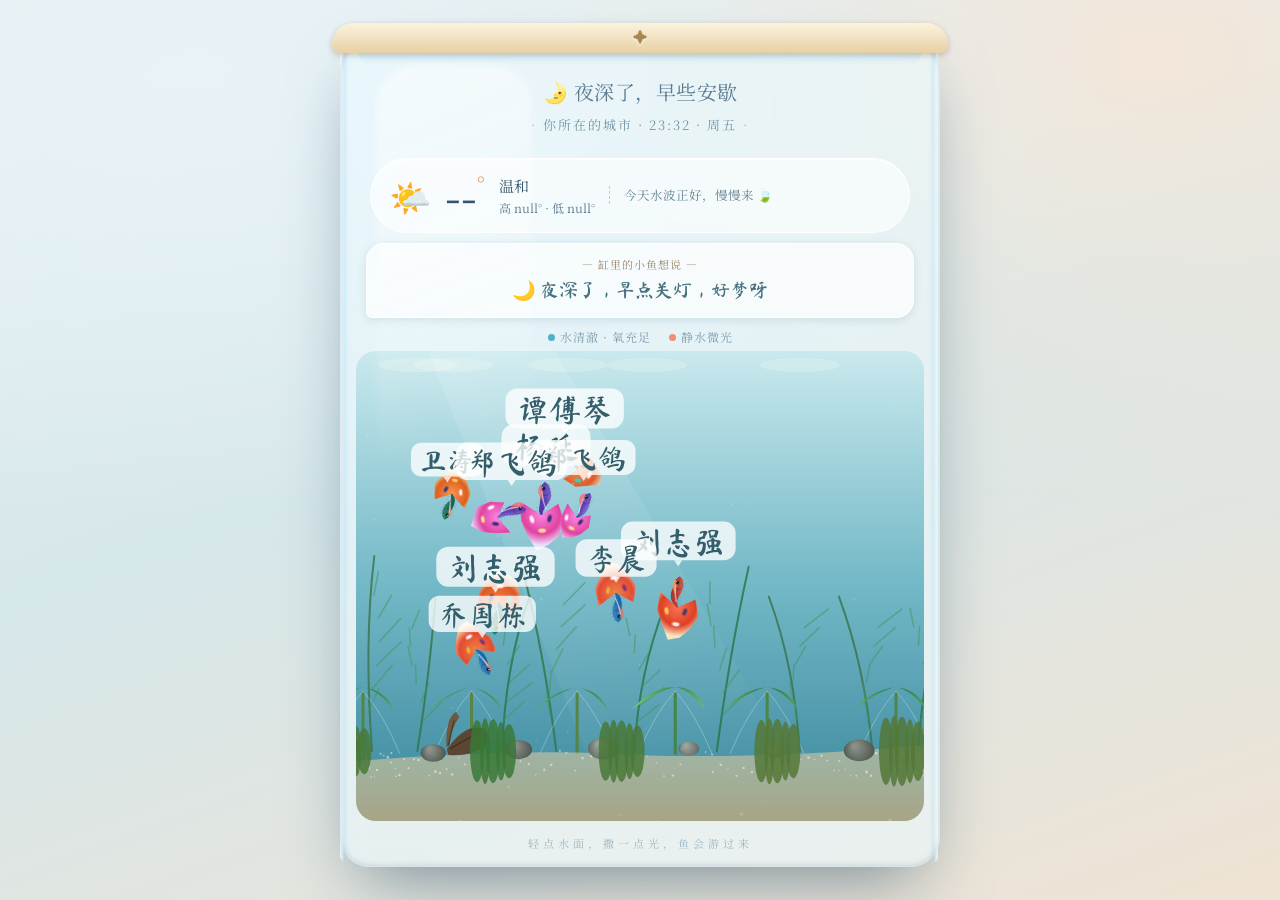
<file: aquarium/guppy-names-click/index.html>
<!DOCTYPE html>
<html lang="zh-CN">
<head>
<meta charset="UTF-8" />
<meta name="viewport" content="width=device-width, initial-scale=1.0" />
<title>玻璃缸 · 孔雀鱼</title>
<link rel="preconnect" href="https://fonts.googleapis.com">
<link rel="preconnect" href="https://fonts.gstatic.com" crossorigin>
<link href="https://fonts.googleapis.com/css2?family=Ma+Shan+Zheng&family=Noto+Serif+SC:wght@400;600&display=swap" rel="stylesheet">
<style>
  :root{
    --ink:#35556a; --ink-soft:#5b7b90; --accent:#f0906f;
    --glass:rgba(235,250,255,.55);
    --shadow:0 30px 70px -22px rgba(20,60,90,.55);
  }
  *{box-sizing:border-box;margin:0;padding:0;}
  html,body{height:100%;}
  body{
    min-height:100%;display:grid;place-items:center;padding:28px;
    font-family:"Noto Serif SC",serif;color:var(--ink);
    background:
      radial-gradient(130% 90% at 15% 8%, #e8f3f7 0%, transparent 55%),
      radial-gradient(120% 100% at 90% 6%, #f3e7da 0%, transparent 50%),
      linear-gradient(160deg,#e5f0f3 0%,#d6e7ea 45%,#efe3d4 100%);
  }

  /* ============ 大玻璃缸 ============ */
  .aquarium{
    position:relative;width:min(600px,94vw);
    background:var(--glass);backdrop-filter:blur(12px);
    border-radius:40px 40px 30px 30px;
    box-shadow:var(--shadow), inset 0 0 0 1px rgba(255,255,255,.55);
    overflow:visible;transform:translateZ(0);
  }
  .rim{
    position:absolute;inset:0;z-index:60;pointer-events:none;border-radius:inherit;
    box-shadow:inset 0 2px 6px -2px rgba(40,90,120,.28), inset 0 -3px 7px -2px rgba(40,90,120,.2);
  }
  .rim::before{ /* 缸口金属包边 */
    content:"";position:absolute;top:-10px;left:-8px;right:-8px;height:30px;
    background:linear-gradient(180deg,#fbf3de,#e7d0a4);border-radius:40px 40px 16px 16px;
    box-shadow:0 2px 6px rgba(80,60,25,.28);
  }
  .rim::after{content:"✦";position:absolute;top:-7px;left:50%;transform:translateX(-50%);
    color:#a9874f;font-size:15px;filter:drop-shadow(0 1px 1px #fff);}

  /* 玻璃缸表面：三层高光，营造厚玻璃透明感 */
  .glass{
    position:absolute;inset:0;z-index:45;pointer-events:none;border-radius:inherit;
  }
  .glass .top{ /* 水面处的横向反光带 */
    position:absolute;left:3%;right:3%;top:6px;height:26px;border-radius:30px;
    background:linear-gradient(180deg,rgba(255,255,255,.9),rgba(120,200,235,.18) 60%,transparent);
    filter:blur(.4px);
  }
  .glass .shine{ /* 弧面高光 */
    position:absolute;left:6%;top:4%;width:26%;bottom:20%;
    background:linear-gradient(160deg,rgba(255,255,255,.5),rgba(255,255,255,0) 60%);
    border-radius:40px;filter:blur(3px);
    mix-blend-mode:screen;
  }
  .glass .edge{ /* 侧壁厚玻璃 */
    position:absolute;top:6px;bottom:6px;width:9px;border-radius:12px;opacity:.9;
    background:linear-gradient(90deg,rgba(255,255,255,.85),rgba(160,215,245,.3),rgba(255,255,255,0));
  }
  .glass .edge.r{left:auto;right:2px;transform:scaleX(-1);}

  /* 头部信息 */
  .head{position:relative;z-index:65;padding:44px 34px 14px;text-align:center;}
  .greet{font-size:20px;letter-spacing:.5px;color:var(--ink-soft);
    display:flex;gap:8px;justify-content:center;align-items:center;}
  .city{margin-top:9px;font-size:13px;color:#7495a6;letter-spacing:2px;
    display:flex;gap:6px;justify-content:center;align-items:center;}
  .city::before,.city::after{content:"·";opacity:.6;}

  .weather{position:relative;z-index:65;display:flex;align-items:center;gap:14px;
    justify-content:center;margin:10px 30px 2px;padding:12px 18px;
    background:rgba(255,255,255,.55);border:1px solid rgba(255,255,255,.85);border-radius:100px;
    box-shadow:inset 0 1px 2px rgba(255,255,255,.9);}
  .temp{font-size:44px;font-weight:600;line-height:1;font-variant-numeric:tabular-nums;}
  .temp small{font-size:22px;vertical-align:top;color:var(--accent);}
  .w-info{min-width:86px;text-align:left;}
  .w-info .cond{font-size:15px;}
  .w-info .range{font-size:12px;color:var(--ink-soft);margin-top:3px;}
  .w-icon{font-size:34px;}
  .tip{flex:1;min-width:110px;font-size:12.5px;line-height:1.5;color:#62808f;
    padding-left:14px;border-left:1px dashed rgba(53,85,106,.28);text-align:left;}
  .tip b{color:var(--accent);font-weight:600;}

  .bubble-thought{position:relative;z-index:65;margin:10px 26px 2px;padding:12px 18px;
    font-family:"Ma Shan Zheng",cursive;font-size:19px;line-height:1.6;color:#47727f;
    background:rgba(255,255,255,.66);border-radius:18px 18px 18px 6px;
    border:1px solid rgba(255,255,255,.85);box-shadow:0 2px 8px rgba(40,90,110,.14);text-align:center;
    animation:fadeIn .6s ease both;}
  .bubble-thought .who{display:block;font-family:"Noto Serif SC",serif;font-size:11px;
    letter-spacing:1px;color:#97886a;margin-bottom:2px;}
  @keyframes fadeIn{from{opacity:0;transform:translateY(6px);}to{opacity:1;transform:none;}}

  .status-row{position:relative;z-index:65;display:flex;justify-content:center;gap:18px;
    margin:10px 0 6px;font-size:12px;color:#7f9dad;letter-spacing:1px;}
  .status-row .dot{width:7px;height:7px;border-radius:50%;display:inline-block;margin-right:5px;vertical-align:1px;}

  /* 大缸 */
  .tank-wrap{position:relative;z-index:30;margin:2px 16px 14px;border-radius:20px;overflow:hidden;
    height:470px;box-shadow:inset 0 0 0 1.5px rgba(255,255,255,.5), inset 0 0 60px rgba(30,110,150,.22);}
  canvas{display:block;width:100%;height:100%;}

  .hint{position:relative;z-index:65;text-align:center;font-size:11px;color:#9db6c3;
    margin-bottom:16px;letter-spacing:4px;cursor:default;}
  .loading{position:absolute;inset:0;z-index:60;display:grid;place-items:center;
    background:rgba(230,242,245,.86);backdrop-filter:blur(4px);
    font-family:"Ma Shan Zheng",cursive;font-size:22px;color:#5b7b90;letter-spacing:2px;
    transition:opacity .6s ease;}
  .loading.hide{opacity:0;pointer-events:none;}

  @media (max-width:460px){
    .weather{flex-wrap:wrap;gap:8px;}
    .tip{min-width:100%;border-left:none;border-top:1px dashed rgba(53,85,106,.22);padding:8px 0 0;text-align:center;}
    .tank-wrap{height:360px;}
  }
</style>
</head>
<body>
  <div class="aquarium">
    <div class="rim"></div>
    <div class="glass">
      <div class="top"></div>
      <div class="shine"></div>
      <div class="edge"></div>
      <div class="edge r"></div>
    </div>

    <div class="head">
      <div class="greet" id="greet">🌿 慢慢来，今天也从容</div>
      <div class="city" id="city"><span id="clock">·</span></div>
    </div>

    <div class="weather">
      <span class="w-icon" id="weatherIcon">☀️</span>
      <span class="temp" id="temp">--<small>°</small></span>
      <div class="w-info">
        <div class="cond" id="cond"></div>
        <div class="range" id="range"></div>
      </div>
      <div class="tip" id="tip"></div>
    </div>

    <div class="bubble-thought" id="thought">
      <span class="who">— 缸里的小鱼想说 —</span>
      <span id="note">先给你留句话 🌊</span>
    </div>

    <div class="status-row">
      <span><i class="dot" style="background:#4fb0c6"></i>水清澈 · 氧充足</span>
      <span><i class="dot" id="modeDot" style="background:var(--accent)"></i><span id="mode">孔雀鱼在游</span></span>
    </div>

    <div class="tank-wrap">
      <canvas id="tank"></canvas>
    </div>

    <div class="hint">轻点水面，撒一点光，鱼会游过来</div>
    <div class="loading" id="loading">玻璃缸正在注入清水…</div>
  </div>

<script>
(function(){
"use strict";

/* ---------------- 水体氛围（真实热带淡水缸色温） ---------------- */
const AMBIENTS = {
  sunny:  { w:['#cfeef2','#76c4cf','#3f8da6'], caustic:'rgba(255,255,255,.34)', speed:1.2,  warm:0.32, light:1.02 },
  cloudy: { w:['#c2e6ec','#6db6c6','#3a7f97'], caustic:'rgba(255,255,255,.22)', speed:.92, warm:-.06, light:.84 },
  rain:   { w:['#aadce3','#5aa8bc','#2f728e'], caustic:'rgba(255,255,255,.15)', speed:1.0, warm:-.18, light:.72 },
  snow:   { w:['#d8eef3','#94cbd6','#5da1b6'], caustic:'rgba(255,255,255,.26)', speed:.8,  warm:-.28, light:.9  },
  fog:    { w:['#cfeaf0','#90c8d4','#62a7bb'], caustic:'rgba(255,255,255,.2)',  speed:.75, warm:.0,  light:.8  },
  thunder:{ w:['#8dc4cf','#4f96aa','#29617c'], caustic:'rgba(255,255,255,.13)', speed:1.12,warm:-.34, light:.62 },
  hot:    { w:['#ffe3c4','#ffc194','#e89a5f'], caustic:'rgba(255,255,255,.3)', speed:1.3,  warm:.5,   light:1.06 },
  cold:   { w:['#bcdce3','#6ca3b5','#3a7891'], caustic:'rgba(255,255,255,.24)', speed:.82, warm:-.36, light:.8  },
  neutral:{ w:['#c9e9ee','#72b8c6','#3a869d'], caustic:'rgba(255,255,255,.26)', speed:1.0, warm:.05,  light:.92 }
};
const MODE_LABEL = {
  sunny:'阳光正好', cloudy:'云影轻移', rain:'细雨绵绵', snow:'初雪映缸', fog:'薄雾如纱',
  thunder:'雷雨将歇', hot:'水体偏暖', cold:'水体偏凉', neutral:'静水微光'
};

const state = {coords:null,city:'你所在的城市',weather:null,ambient:AMBIENTS.neutral,condition:'neutral',temp:null,max:null,min:null};
const WEATHER_MAP = {0:'sunny',1:'sunny',2:'cloudy',3:'cloudy',45:'fog',48:'fog',51:'rain',53:'rain',55:'rain',
  61:'rain',63:'rain',65:'rain',80:'rain',81:'rain',82:'thunder',95:'thunder',96:'thunder',99:'thunder',
  71:'snow',73:'snow',75:'snow',77:'snow',85:'snow',86:'snow'};
const COND_TEXT = {sunny:'晴朗',cloudy:'多云',rain:'细雨',snow:'小雪',fog:'有雾',thunder:'雷雨',hot:'晴热',cold:'偏凉',neutral:'温和'};
function guessAmbient(code,temp){
  let b=WEATHER_MAP[code]||'neutral';
  if((b==='sunny')&&temp!==null&&temp>=32)b='hot';
  if((b==='sunny'||b==='cloudy'||b==='neutral')&&temp!==null&&temp<=8)b='cold';
  return b;
}
function locateAndFetch(){
  const geo=()=>new Promise(r=>{
    if(navigator.geolocation)navigator.geolocation.getCurrentPosition(
      p=>r(p.coords),()=>fetchGeoByIP().then(r).catch(()=>r(null)),{timeout:7000,maximumAge:600000});
    else fetchGeoByIP().then(r).catch(()=>r(null));
  });
  return geo().then(c=>{state.coords=c;if(c)return Promise.all([fetchWeather(c),reverseCity(c)]);return Promise.reject();});
}
function fetchGeoByIP(){return fetch('https://ipapi.co/json/').then(r=>r.json()).then(j=>{if(!j.latitude)throw 0;return {latitude:j.latitude,longitude:j.longitude};});}
function fetchWeather(c){
  const u='https://api.open-meteo.com/v1/forecast?latitude='+c.latitude+'&longitude='+c.longitude+
    '&current=temperature_2m,relative_humidity_2m,weathercode&daily=temperature_2m_max,temperature_2m_min&timezone=auto&forecast_days=1';
  return fetch(u).then(r=>r.json()).then(d=>{
    const cw=d.current||d.current_weather||{};
    const t=cw.temperature_2m??cw.temperature;
    state.temp=(t==null)?null:Math.round(t);
    state.max=Math.round(d.daily.temperature_2m_max[0]);state.min=Math.round(d.daily.temperature_2m_min[0]);
    state.condition=guessAmbient(cw.weathercode??cw.weather_code,state.temp);
    state.ambient=AMBIENTS[state.condition]||AMBIENTS.neutral;
  });
}
function reverseCity(c){return fetch('https://api.bigdatacloud.net/data/reverse-geocode-client?latitude='+c.latitude+'&longitude='+c.longitude+'&localityLanguage=zh')
  .then(r=>r.json()).then(x=>{state.city=x.city||x.locality||x.principalSubdivision||'你的城市';}).catch(()=>{});}

/* 提醒 */
const POOL=[
  {t:["把手机放远三分钟，看水里的光","让眼睛跟着鱼游一会儿"],tag:'护眼'},
  {t:["喝一口温水，别让喉咙变沙漠","给身体也添一点水呀"],tag:'补水'},
  {t:["起来伸个懒腰，肩颈松一松","坐久了对脊背不温柔"],tag:'起身'},
  {t:["深呼吸三次，气顺了心也静了","缓慢的呼吸是免费的镇定剂"],tag:'呼吸'},
  {t:["把手边的事先放一小会儿","你不是在偷懒，是在充电"],tag:'休息'}
];
function pickReminder(){
  const h=new Date().getHours();
  if(h>=22||h<6)return {text:"夜深了，早点关灯，好梦呀",emoji:'🌙'};
  const p=POOL[Math.floor(Math.random()*POOL.length)],t=p.t[Math.floor(Math.random()*p.t.length)];
  const e=p.tag==='补水'?'💧':p.tag==='护眼'?'👀':p.tag==='起身'?'🧘':p.tag==='呼吸'?'🌬️':'☕';
  return {text:t,emoji:e};
}
function renderReminder(){const el=document.getElementById('note');const {text,emoji}=pickReminder();
  el.textContent=emoji+' '+text;const p=el.parentElement;p.style.animation='none';void p.offsetWidth;p.style.animation='fadeIn .6s ease both';}
function weatherTips(c){
  if(c==='rain'||c==='thunder')return '出门记得带伞 <b>🌂</b>';
  if(c==='snow'||c==='cold')return '天凉了些，添件外套 <b>🧥</b>';
  if(c==='hot'||c==='sunny')return '紫外线不低，补点防晒 <b>🧴</b>';
  if(c==='cloudy')return '云多风轻，适合散散步 <b>🚶</b>';
  if(c==='fog')return '雾气重，外出慢一点 <b>👌</b>';
  return '今天水波正好，慢慢来 <b>🍃</b>';
}
function renderWeatherUI(){
  const c=state.condition;
  document.getElementById('weatherIcon').textContent={sunny:'☀️',cloudy:'⛅',rain:'🌧️',snow:'🌨️',fog:'🌫️',thunder:'⛈️',hot:'☀️',cold:'🌬️',neutral:'🌤️'}[c];
  document.getElementById('temp').innerHTML=(state.temp??'--')+'<small>°</small>';
  document.getElementById('cond').textContent=COND_TEXT[c];
  document.getElementById('range').textContent='高 '+state.max+'° · 低 '+state.min+'°';
  document.getElementById('tip').innerHTML=weatherTips(c);
  document.getElementById('mode').textContent=MODE_LABEL[c];
  document.getElementById('modeDot').style.background=(c==='hot'?'#f08a5d':(c==='rain'||c==='cold'||c==='thunder')?'#4fb0c6':'var(--accent)');
  const t=document.querySelector('.tank-wrap');t.style.transform='none';
}

/* 时钟 */
function tickClock(){
  const d=new Date(),hh=String(d.getHours()).padStart(2,'0'),mm=String(d.getMinutes()).padStart(2,'0');
  document.getElementById('clock').textContent=state.city+' · '+hh+':'+mm+' · 周'+['日','一','二','三','四','五','六'][d.getDay()];
  const h=d.getHours(),g=document.getElementById('greet');
  g.textContent=h>=5&&h<9?'☀️ 早安，晨光正轻':h>=9&&h<12?'🌿 上午好，慢慢来':h>=12&&h<14?'🥢 午饭后来点清静':
    h>=14&&h<18?'🍵 下午茶与深呼吸':h>=18&&h<22?'🌙 傍晚了，松弛下来':'🌛 夜深了，早些安歇';
}

/* ================= 玻璃缸 · 真实孔雀鱼 ================= */
const canvas=document.getElementById('tank'),ctx=canvas.getContext('2d');
let W=0,H=0,DPR=1,T=0;
function resize(){const r=canvas.getBoundingClientRect();DPR=Math.min(window.devicePixelRatio||1,2);
  W=r.width;H=r.height;canvas.width=W*DPR;canvas.height=H*DPR;ctx.setTransform(DPR,0,0,DPR,0,0);
  buildScenery();}
window.addEventListener('resize',resize);

/* ---- 孔雀鱼配色（真实孔雀鱼主题） ---- */
const GUPPY_THEMES=[
  {top:'#2073b0',bot:'#9fd6e8',fin:'#e8734f',spots:['#f3b23a','#ffffff','#7a2f7a'],tailF:'#f27a3f',tailG:'#e5482f',tailT:'#ffe0b0',blue:'#2a63b5'},
  {top:'#c23a2e',bot:'#ffd166',fin:'#ff9a3d',spots:['#3a3a6e','#ffffff','#ffd166'],tailF:'#ff6b4a',tailG:'#e23b1e',tailT:'#ffe7c2',blue:'#8c2f6e'},
  {top:'#0f7e6c',bot:'#a5e7c8',fin:'#ffb03a',spots:['#0b3b70','#ffffff','#2fd4c0'],tailF:'#ff7a3d',tailG:'#e0541f',tailT:'#d8ffe6',blue:'#0a8f8f'},
  {top:'#5b3bb0',bot:'#c9a7f7',fin:'#ff5f5f',spots:['#2a2a7a','#ffe98a','#ffffff'],tailF:'#ff7ad9',tailG:'#e63a9e',tailT:'#efe0ff',blue:'#6e2fb0'},
  {top:'#1c6e52',bot:'#7fdb9a',fin:'#f0895a',spots:['#1b3a8f','#ffd166','#ffffff'],tailF:'#ff8a3f',tailG:'#e05a14',tailT:'#eaffd4',blue:'#1b6ed0'}
];
const GUPPY=[]; // 孔雀鱼群
const BUBBLES=[],DETRITUS=[],FEED=[],RIPPLES=[],FOODP={
  back:[],mid:[],front:[],  // 三层水草
  wood:null,stones:[]
};

/* ---- 每一条鱼都有一个名字 ---- */
const FISH_NAMES=['郑飞鸽','刘志强','乔国栋','杨延','卫涛','李晨','谭傅琴'];
let nameCursor=0;
function nextName(){
  const n=FISH_NAMES[nameCursor % FISH_NAMES.length];
  nameCursor++;
  return n;
}

function rand(a,b){return a+Math.random()*(b-a);}
function makeFish(){
  const th=GUPPY_THEMES[Math.floor(Math.random()*GUPPY_THEMES.length)];
  return { x:rand(W*0.2,W*0.6),y:rand(H*0.2,H*0.6),
    heading:rand(-3,3), intent:rand(-3,3), speed:rand(70,120),
    len:rand(26,34), wag:rand(0.9,1.5), phase:rand(0,6.28),
    theme:th, colorRand:Math.random(), scale:rand(.9,1.2),
    tx:null,vy:0, snk:rand(.3,.6), boost:0,
    name:nextName() };
}

/* ---- 水底造景：沉木 + 石头 + 三层水草 ---- */
function buildScenery(){
  const sandY=H*0.86;
  FOODP.back=[];FOODP.mid=[];FOODP.front=[];
  // 沉木
  FOODP.wood={x:W*0.16,y:sandY-6,rot:-0.25,scale:1};
  // 石头
  FOODP.stones=[];
  const stoneN=7;
  for(let i=0;i<stoneN;i++)FOODP.stones.push({x:(i/stoneN)*W*1.05-8,y:sandY-rand(2,10),r:rand(6,16),tone:Math.random()});
  // 水草：后景细长飘叶、中景锯齿阔叶(水榕)、前景矮叶
  const gWorld=()=>({h:rand(H*0.3,H*0.42),w:rand(.5,.9),sway:rand(0,6.28),sp:rand(.5,.9),tone:Math.random()});
  for(let i=0;i<9;i++)FOODP.back.push({x:(i/8)*W+rand(-20,20),y:sandY-4,...gWorld()});
  for(let i=0;i<6;i++)FOODP.mid.push({x:(i/5)*W*0.95+rand(-30,10),y:sandY-2,...gWorld()});
  for(let i=0;i<5;i++)FOODP.front.push({x:(i/4)*W*0.95+rand(-10,20),y:sandY+2,...gWorld()});
  // 悬浮微粒
  DETRITUS.length=0;
  for(let i=0;i<40;i++)DETRITUS.push({x:rand(0,W),y:rand(0,H),r:rand(.5,1.6),v:rand(3,10),p:rand(0,6.28)});
}

/* 让鱼避免游进水草/底部 */
function clampFish(){
  for(const f of GUPPY){
    if(f.x<8){f.x=8;f.heading=Math.atan2(Math.sin(f.heading),-1);}
    if(f.x>W-8)f.x=W-8;
    if(f.y>H*0.82)f.y=H*0.82;
    if(f.y<18)f.y=18;
  }
}

/* ---- 鱼群行为(轻量 boids) ---- */
function updateSwarm(dt){
  const nb=GUPPY;
  for(const f of nb){
    // 漫游意图：周期性重选
    f.snk-=dt;
    if(f.snk<=0){
      f.intent += rand(-0.5,0.5);
      f.snk=rand(1.2,3.0);
    }
    if(f.tx!=null){
      const dx=f.tx-f.x,dy=f.ty-f.y,d=Math.hypot(dx,dy);
      let ta=Math.atan2(dy,dx),diff=ta-f.heading;
      while(diff>Math.PI)diff-=Math.PI*2;while(diff<-Math.PI)diff+=Math.PI*2;
      f.heading+=diff*0.12;                    // 明显转向目标
      f.boost=Math.min(1.3,280/d);
      if(d<14){f.tx=null;f.boost=0;}
    }else f.boost+= (0-f.boost)*0.02;
    if(f.tx!=null) { /* 追目标时降低群聚干扰，直奔点击点 */
      const sp=(f.speed+f.boost*150)*state.ambient.speed;
      f.x+=Math.cos(f.heading)*sp*dt;
      f.y+=Math.sin(f.heading)*sp*dt;
      f.phase+=sp*dt*0.05;
      continue;
    }

    // 同向 + 靠拢 + 分离
    let ax=0,ay=0,cx=cg(0,0),base=Math.cos(f.heading),sep=0,ang=0;
    for(const o of nb){
      if(o===f)continue;
      const dist=Math.hypot(o.x-f.x,o.y-f.y);
      if(dist<150&&dist>0.01){
        ax+=Math.cos(o.heading);ay+=Math.sin(o.heading);
        ang+= (Math.atan2(o.y-f.y,o.x-f.x))/ (dist*dist/900);
        if(dist<46){ f.x-= (o.x-f.x)*0.05; f.y-=(o.y-f.y)*0.05; }
      }
    }
    const aim = (Math.atan2(ay+Math.sin(f.intent)*1.4+Math.sin(f.heading),
                            ax+Math.cos(f.intent)*1.4+base) + Math.atan2(ay,ax)+ang)/3;
    // 平滑转向
    let diff=aim-f.heading;
    while(diff>Math.PI)diff-=Math.PI*2;while(diff<-Math.PI)diff+=Math.PI*2;
    f.heading += diff*0.06;

    const sp=(f.speed+f.boost*140)*state.ambient.speed;
    f.x+=Math.cos(f.heading)*sp*dt;
    f.y+=Math.sin(f.heading)*sp*dt;
    f.phase+=sp*dt*0.05;
  }
  clampFish();
}
// 简化：不作群里精确均值，直接漫游+避鱼即可（上已含）
function cg(){return {x:0,y:0};}

/* ---- 绘制孔雀鱼 ---- */
function wheel(base,off,alpha){ // 彩虹光泽
  return 'hsla('+((base+off)%360)+',70%,62%,'+alpha+')';
}
function drawGuppy(f){
  const th=f.theme,len=f.len*1.0;
  const dir=Math.cos(f.heading)>=0?1:-1;
  const segs=9;
  // 脊柱：头部在前，尾部在后
  const S=[]; const maxW=len*0.17;
  for(let i=0;i<=segs;i++){
    const k=i/segs, x= len*(0.5-k);
    const amp= f.wag*maxW*  (k*k) * Math.sin(f.phase*3 - k*4.2);
    S.push({x, y:amp});
  }
  const pivot=S[segs];               // 尾柄点(末端)
  const tailAng = Math.atan2(S[segs].y-S[segs-1].y, S[segs].x-S[segs-1].x);

  ctx.save();
  ctx.translate(f.x,f.y);
  ctx.rotate(f.heading);

  // 尾鳍(大扇形，孔雀鱼标志) —— 先画在身后
  drawTail(th,len,pivot,tailAng,f);

  // 身体上下轮廓
  const up=[],dn=[];
  for(let i=0;i<=segs;i++){
    const k=i/segs;
    const wd = maxW*( k<0.5 ? (0.62+k*0.76) : (1.0-(k-0.5)*1.6)); // 头小中宽尾细
    // 用局部坐标(相对脊柱点)算 y 方向上下
    up.push({x:S[i].x, y:S[i].y - wd});
    dn.push({x:S[i].x, y:S[i].y + wd});
  }
  const N=segs;
  // 身体多边形
  ctx.beginPath();
  ctx.moveTo(S[0].x,S[0].y);
  for(let i=1;i<=N;i++)ctx.lineTo(up[i].x,up[i].y);
  for(let i=N;i>=1;i--)ctx.lineTo(dn[i].x,dn[i].y);
  ctx.closePath();
  const grad=ctx.createLinearGradient(0,-maxW*2.4,0,maxW*2.4);
  grad.addColorStop(0,shade(th.top,-30));
  grad.addColorStop(.5,th.top);
  grad.addColorStop(1,th.bot);
  ctx.fillStyle=grad;ctx.fill();

  // 条纹光泽：沿身体叠加几条弧形亮线
  ctx.globalAlpha=.35;
  ctx.strokeStyle=wheel(190+ f.colorRand*60,0,0.5);
  ctx.lineWidth=1;
  for(let i=2;i<N;i++){
    ctx.beginPath();
    ctx.moveTo(S[i].x,S[i].y-6);
    ctx.quadraticCurveTo(S[i].x*0.9,S[i].y, S[i].x, S[i].y+6);
    ctx.stroke();
  }
  ctx.globalAlpha=1;

  // 背鳍(夸大拱形，向前延伸)
  drawDorsal(th,len,f);

  // 眼
  ctx.fillStyle='#0e1c20';
  ctx.beginPath();ctx.arc(len*0.3,-len*0.05,len*0.05,0,7);ctx.fill();
  ctx.fillStyle='#fff';ctx.beginPath();ctx.arc(len*0.32,-len*0.08,len*0.018,0,7);ctx.fill();
  // 鳃盖
  ctx.strokeStyle='rgba(0,20,25,.25)';ctx.lineWidth=.8;
  ctx.beginPath();ctx.arc(len*0.2,0,len*0.13,Math.PI*0.25,Math.PI*1.25);ctx.stroke();

  // 胸鳍(半透明，轻扇)
  const flap=Math.sin(f.phase*10)*2;
  ctx.fillStyle='rgba(200,230,238,.35)';
  ctx.beginPath();
  ctx.moveTo(len*0.12,0);
  ctx.quadraticCurveTo(len*0.28,-len*0.1+flap, len*0.3,-len*0.22);
  ctx.quadraticCurveTo(len*0.2,0,len*0.12,0);
  ctx.fill();

  // 体侧高光弧
  ctx.strokeStyle='rgba(255,255,255,.5)';ctx.lineWidth=1.4;ctx.lineCap='round';
  ctx.beginPath();
  ctx.moveTo(len*0.2,-maxW*0.7);
  ctx.quadraticCurveTo(-len*0.1,-maxW*0.6,-len*0.32,-maxW*0.2);
  ctx.stroke();

  ctx.restore();
}
function drawTail(th,len,pivot,tailAng,f){
  const R=len*0.92;              // 雄鱼巨大扇形尾
  const cx=pivot.x, cy=pivot.y;
  const baseAng=-Math.PI;        // 朝向身后(-x)
  const half=Math.PI*0.62;
  const wob=Math.sin(f.phase*3)*0.35;
  ctx.save();
  ctx.beginPath();
  ctx.moveTo(cx,cy);
  const rr=R*(1+f.wag*0.12*Math.sin(f.phase*3));
  const num=7;
  for(let i=0;i<=num;i++){
    const t=i/num, a=baseAng-half + t*half*2 + wob*0.15;
    const radial = rr*( f.colorRand*0.12+0.9 + 0.1*Math.sin(i*2.3+f.colorRand*8) );
    ctx.lineTo(cx+Math.cos(a)*radial, cy+Math.sin(a)*radial*0.62);
  }
  ctx.closePath();
  const tg=ctx.createRadialGradient(cx,cy,2,cx,cy,R);
  tg.addColorStop(0,th.tailF);
  tg.addColorStop(.6,th.tailG||'#ff6b4a');
  tg.addColorStop(1,th.tailT);
  ctx.fillStyle=tg;ctx.fill();

  // 尾鳍斑纹：真实的孔雀眼斑
  for(let i=0;i<3;i++){
    const a=baseAng-half + (i+ .5)/3*half*2 + wob*0.12;
    const rad=R*(0.45+ i*0.12)*(0.9+f.wag*0.1*Math.sin(f.phase*3+ i));
    ctx.fillStyle=th.spots[i%th.spots.length];
    ctx.globalAlpha=.85;
    ctx.beginPath();ctx.ellipse(cx+Math.cos(a)*rad, cy+Math.sin(a)*rad*0.6, R*0.06, R*0.11, a,0,7);ctx.fill();
    ctx.globalAlpha=.3;
    ctx.beginPath();ctx.ellipse(cx+Math.cos(a)*rad, cy+Math.sin(a)*rad*0.6, R*0.09, R*0.16, a,0,7);ctx.fill();
    ctx.globalAlpha=1;
  }
  ctx.restore();
}
let dorsalCache={};
function drawDorsal(th,len,f){
  const sp=2;
  const a0=len*(-0.1), a1=len*0.42;      // 背鳍横跨位置
  const wob=Math.sin(f.phase*3);
  const peak= len*0.38*(1+0.12*Math.sin(f.phase*4));
  ctx.beginPath();
  ctx.moveTo(a0,-len*0.08);
  const cpx=(a0+a1)/2;
  ctx.quadraticCurveTo(cpx+len*0.1, -peak+wob*2, a1, -len*0.12);
  ctx.quadraticCurveTo(cpx, -len*0.05, a0, -len*0.08);
  const dg=ctx.createLinearGradient(0,-peak,0,0);
  dg.addColorStop(0,th.fin);dg.addColorStop(1,'rgba(255,255,255,.2)');
  ctx.fillStyle='rgba('+hexToRgb(th.fin)+',.75)';
  ctx.globalAlpha=.9;
  ctx.fill();
  ctx.globalAlpha=1;
}
function hexToRgb(h){h=h.replace('#','');const n=parseInt(h,16);return (n>>16&255)+','+(n>>8&255)+','+(n&255);}
function shade(hex,d){const [r,g,b]=[parseInt(hex.slice(1,3),16),parseInt(hex.slice(3,5),16),parseInt(hex.slice(5,7),16)];
  return 'rgb('+Math.max(0,Math.min(255,r+d))+','+Math.max(0,Math.min(255,g+d))+','+Math.max(0,Math.min(255,b+d))+')';}

/* ---- 水草绘制(真实叶形) ---- */
function swayY(g,k){return Math.sin(T*g.sp + g.sway + k*0.7)*7;}
function drawBackweed(g){ // 细长飘叶
  const x=g.x,y=g.y,h=g.h;
  ctx.strokeStyle='rgba('+(35+g.tone*30)+',115,70,.8)';ctx.lineWidth=2;ctx.lineCap='round';
  ctx.beginPath();ctx.moveTo(x,y);ctx.quadraticCurveTo(x+swayY(g,0)*2, y-h*0.55, x+swayY(g,1)*5, y-h);ctx.stroke();
  ctx.strokeStyle='rgba(70,150,95,.55)';ctx.lineWidth=1.5;
  for(let k=0;k<6;k++){
    const yy=y-h*0.2-k*h*0.12, xx=x+swayY(g,k);
    ctx.beginPath();ctx.moveTo(xx,yy);ctx.lineTo(xx+10+swayY(g,k+1)*2, yy-h*0.12);ctx.stroke();
  }
}
function drawMidweed(g){ // 水榕阔叶
  const x=g.x,y=g.y,h=g.h;
  const base=Math.min(60,h*0.8);
  ctx.strokeStyle='rgba('+(55+g.tone*35)+',130,60,.9)';ctx.lineWidth=3;ctx.lineCap='round';
  ctx.beginPath();ctx.moveTo(x,y);ctx.lineTo(x,y-base);ctx.stroke();
  for(let s=-1;s<=1;s+=2){
    const sway=Math.sin(T*g.sp+s*1.7)*5;
    const ex=x+s*32+sway, ey=y-base*0.72;
    const wd=26*(1-g.tone*0.3);
    const lg=ctx.createLinearGradient(x,y-base,ex,ey);
    lg.addColorStop(0,'#'+ (g.tone>.5?'2f7d4a':'3d8f52'));
    lg.addColorStop(1,'#'+ (g.tone>.5?'5ea96a':'79c07a'));
    ctx.fillStyle=lg;
    ctx.beginPath();
    ctx.moveTo(x,y-base-6);
    ctx.quadraticCurveTo(x+(ex-x)*0.5+sway, ey-wd, ex-wd*0.3*Math.sin(T+1), ey);
    ctx.quadraticCurveTo(x+(ex-x)*0.4, y-base-4, x, y-base-6);
    ctx.closePath();ctx.fill();
    // 中脉
    ctx.strokeStyle='rgba(255,255,255,.28)';ctx.lineWidth=1;
    ctx.beginPath();ctx.moveTo(x,y-base-2);ctx.quadraticCurveTo(x+(ex-x)*0.5, ey, ex,y) ;ctx.stroke();
  }
}
function drawFrontweed(g){ // 矮丛
  const x=g.x,y=g.y,h=g.h*0.6;
  ctx.fillStyle='rgba('+(50+g.tone*40)+',120,55,.85)';
  for(let k=0;k<5;k++){
    const xx=x+(k-2)*8,kS=Math.sin(T*0.8+k)*3;
    ctx.beginPath();ctx.ellipse(xx,y-6,7-(k%2)*2, h*0.28+kS, 0,0,7);ctx.fill();
  }
}

/* ---- 悬浮微粒 & 气泡 ---- */
function drawDetritus(){
  for(const d of DETRITUS){
    d.y-=(d.v*0.02); if(d.y< -4){d.y=H+4;d.x=rand(0,W);}
    ctx.globalAlpha=0.28;
    ctx.fillStyle=d.r>1?'#cfe8cf':'#d8e8e0';
    ctx.beginPath();ctx.arc(d.x+Math.sin(T*0.5+d.p)*4,d.y,d.r,0,7);ctx.fill();
  }
  ctx.globalAlpha=1;
}
function bubbles(){
  if(BUBBLES.length<18&&Math.random()<.5)BUBBLES.push({x:rand(0,W),y:H+4,r:rand(1,2.6),v:rand(14,30),p:rand(0,6)});
  for(let i=BUBBLES.length-1;i>=0;i--){
    const b=BUBBLES[i];b.y-=b.v*0.016;const ns=b.p+b.y*0.02;
    ctx.globalAlpha=.3;ctx.strokeStyle='rgba(220,255,255,.8)';ctx.lineWidth=1;
    ctx.beginPath();ctx.arc(b.x+Math.sin(ns)*5,b.y,b.r,0,7);ctx.stroke();
    ctx.globalAlpha=.06;ctx.fillStyle='#fff';ctx.fill();
    if(b.y<-6)BUBBLES.splice(i,1);
  }
  ctx.globalAlpha=1;
}

/* ---- 光的体积感 ---- */
function drawLight(){
  const amb=state.ambient;
  // 斜射光锥
  ctx.save();
  ctx.globalAlpha=.15;
  const lg=ctx.createLinearGradient(W*0.15,-10, W*0.7,H);
  lg.addColorStop(0,'rgba(255,255,255,.9)');lg.addColorStop(1,'rgba(255,255,255,0)');
  ctx.fillStyle=lg;
  ctx.beginPath();ctx.moveTo(W*0.12,-10);ctx.lineTo(W*0.34,-10);
  ctx.lineTo(W*0.78,H*0.9);ctx.lineTo(W*0.42,H*0.9);ctx.closePath();ctx.fill();
  // 水面光斑
  ctx.globalAlpha=.20;
  ctx.fillStyle='#fffef0';
  for(let i=0;i<5;i++){
    const xx=(Math.sin(T*0.4+i*2)*30+i*130)%(W-60)+W*0.1;
    ctx.beginPath();
    ctx.ellipse(xx,14, 40,7, 0,0,7);ctx.fill();
  }
  ctx.restore();
}

/* ---- feed ---- */
function feed(x,y){
  FEED.push({x,y,life:170});
  RIPPLES.push({x,y,r:0,t:0});
  if(!state.uber||state.uber.shadow||!state.uber.pear){} // 保留占位
  for(const f of GUPPY){
    if(Math.hypot(f.x-x,f.y-y)<W*0.7){f.tx=x+rand(-26,26);f.ty=y+rand(-16,16);f.boost=1.2;}
  }
}
function drawFeed(){
  for(const p of RIPPLES){ p.r+=3.2;p.t++; }
  for(let i=RIPPLES.length-1;i>=0;i--){
    const p=RIPPLES[i];
    if(p.t>34){RIPPLES.splice(i,1);continue;}
    ctx.globalAlpha=Math.max(0,1-p.t/34)*.5;ctx.strokeStyle='#fff6d8';ctx.lineWidth=2;
    ctx.beginPath();ctx.arc(p.x,p.y,p.r,0,7);ctx.stroke();
  }
  ctx.globalAlpha=1;
  for(let i=FEED.length-1;i>=0;i--){
    const p=FEED[i];p.life--;
    ctx.globalAlpha=Math.max(0,p.life/170)*.5;ctx.fillStyle='#fff7d9';
    ctx.beginPath();ctx.arc(p.x,p.y,3.5,0,7);ctx.fill();
    ctx.globalAlpha=1;
    if(p.life<=0)FEED.splice(i,1);
  }
}

/* ---- 沙底 ---- */
function drawSand(){
  const sandY=H*0.86;
  ctx.fillStyle='linear-gradient'?null:'#e7d4a8';
  // 手动
  const g=ctx.createLinearGradient(0,sandY-6,0,H);
  g.addColorStop(0,'rgba(224,205,160,.55)');g.addColorStop(1,'rgba(194,172,128,.8)');
  ctx.fillStyle=g;
  ctx.beginPath();ctx.moveTo(0,sandY+6);
  ctx.quadraticCurveTo(W*0.3,sandY-8,W*0.5,sandY);
  ctx.quadraticCurveTo(W*0.72,sandY+4,W,sandY-10);
  ctx.lineTo(W,H);ctx.lineTo(0,H);ctx.closePath();ctx.fill();
  // 沙砾颗粒
  ctx.fillStyle='rgba(255,250,225,.5)';
  for(let i=0;i<120;i++){
    const x=(Math.sin(i*97.13)*.5+.5)*W, y=sandY+rand(2,30)-8;
    ctx.beginPath();ctx.arc(x,y,0.6+Math.random()*0.8,0,7);ctx.fill();
  }
  // 石头
  for(const s of FOODP.stones){
    const sg=ctx.createRadialGradient(s.x-s.r*.3,s.y-s.r*.3,2,s.x,s.y,s.r);
    sg.addColorStop(0,'#'+(s.tone>.5?'9aa39a':'8b9188'));sg.addColorStop(1,'#'+(s.tone>.5?'5f6a63':'4e574f'));
    ctx.fillStyle=sg;ctx.beginPath();ctx.ellipse(s.x,s.y,s.r,s.r*0.7,0,0,7);ctx.fill();
  }
  // 沉木
  drawWood();
  // 前景水草遮住沙线(矮丛)在最后画避免盖住
}
function drawWood(){
  const wd=FOODP.wood;if(!wd)return;
  ctx.save();ctx.translate(wd.x,wd.y);ctx.rotate(wd.rot);
  ctx.fillStyle='#5a4632';
  ctx.beginPath();
  ctx.moveTo(0,0);ctx.quadraticCurveTo(26,-22,42,-10);ctx.lineTo(44,4);
  ctx.quadraticCurveTo(24,14,0,6);ctx.closePath();ctx.fill();
  ctx.fillStyle='#6e5840';
  ctx.beginPath();ctx.moveTo(0,-2);ctx.quadraticCurveTo(6,-30,18,-34);ctx.lineTo(20,-28);ctx.quadraticCurveTo(10,-20,4,-4);ctx.closePath();ctx.fill();
  ctx.strokeStyle='rgba(30,20,12,.5)';ctx.lineWidth=1;
  ctx.beginPath();ctx.moveTo(4,0);ctx.lineTo(34,-8);ctx.moveTo(2,-3);ctx.lineTo(14,-26);ctx.stroke();
  ctx.restore();
}

/* ---- 主循环 ---- */
let prev=0;
function frame(ts){
  requestAnimationFrame(frame);
  if(!prev)prev=ts;
  const dt=Math.min(0.05,(ts-prev)/1000);prev=ts;
  T+=dt;
  const amb=state.ambient;

  ctx.clearRect(0,0,W,H);
  // 水体
  const wg=ctx.createLinearGradient(0,0,0,H);
  wg.addColorStop(0,amb.w[0]);wg.addColorStop(.5,amb.w[1]);wg.addColorStop(1,amb.w[2]);
  ctx.fillStyle=wg;ctx.fillRect(0,0,W,H);
  drawLight();
  // 后景水草(在鱼后面)
  for(const g of FOODP.back)drawBackweed(g);

  updateSwarm(dt);
  // 鱼(按 y 排序，下面的鱼略暗)
  GUPPY.sort((a,b)=>a.y-b.y);
  for(const f of GUPPY){
    ctx.globalAlpha = .92 + (f.y/H)*0.08;
    drawGuppy(f);
  }
  ctx.globalAlpha=1;
  // 名字标签：每一条鱼头顶始终挂着名牌（置顶绘制）
  for(const f of GUPPY){
    drawNameTag(f);
  }

  // 中景水草
  for(const g of FOODP.mid)drawMidweed(g);
  drawSand();
  drawDetritus();
  for(const g of FOODP.front)drawFrontweed(g);
  bubbles();
  drawFeed();

  if(!GUPPY.length){
    for(let i=0;i<9;i++)GUPPY.push(makeFish());
  }
}

/* ---------------- 交互 ---------------- */
// 鼠标位置，用于让名字标签跟着被靠近的鱼浮现
const POINTER={x:-999,y:-999,on:false};
function drawNameTag(f){
  // 名字随鱼的大小而定：鱼多大，字就多大
  const fs=Math.round(f.len);
  const x=f.x, y=f.y-20-fs;
  ctx.font=fs+'px "Ma Shan Zheng", "Noto Serif SC", serif';
  ctx.textAlign='center';ctx.textBaseline='middle';
  const w=ctx.measureText(f.name).width+fs*0.7, h=fs*1.25;
  ctx.fillStyle='rgba(255,255,255,.78)';
  roundRectPath(x-w/2, y-h/2, w, h, fs*0.38); ctx.fill();
  ctx.beginPath();ctx.moveTo(x-4,y+h/2);ctx.lineTo(x+4,y+h/2);ctx.lineTo(x,y+h/2+6);ctx.closePath();ctx.fill();
  ctx.fillStyle='#335e6b';
  ctx.fillText(f.name,x,y+1);
}
function roundRectPath(x,y,w,h,r){
  ctx.beginPath();
  ctx.moveTo(x+r,y);
  ctx.arcTo(x+w,y,x+w,y+h,r);
  ctx.arcTo(x+w,y+h,x,y+h,r);
  ctx.arcTo(x,y+h,x,y,r);
  ctx.arcTo(x,y,x+w,y,r);
  ctx.closePath();
}
canvas.addEventListener('pointermove',e=>{
  const r=canvas.getBoundingClientRect();
  const cx=e.clientX-r.left, cy=e.clientY-r.top;
  if(cx>=0&&cx<=W&&cy>=0&&cy<=H){POINTER.x=cx;POINTER.y=cy;POINTER.on=true;}
  else POINTER.on=false;
});
canvas.addEventListener('pointerleave',()=>{POINTER.on=false;});
canvas.addEventListener('pointerdown',e=>{const r=canvas.getBoundingClientRect();feed(e.clientX-r.left,e.clientY-r.top);});
const thought=document.getElementById('thought');
const thoughts=['别坐太久，起来看会儿水吧 🌊','眼睛累了就眨眨，看看远处 🍃','喝口水，喉咙舒服一些 💧','你做得已经很好了，歇会儿 ☁️'];
setInterval(()=>{const txt=thoughts[Math.floor(Math.random()*thoughts.length)];
  document.getElementById('note').textContent='🌬️ '+txt;
  thought.style.animation='none';void thought.offsetWidth;thought.style.animation='fadeIn .6s ease both';},120000);

/* ---------------- 启动 ---------------- */
function boot(){
  resize();
  if(!GUPPY.length)for(let i=0;i<9;i++)GUPPY.push(makeFish());
  renderReminder();renderWeatherUI();tickClock();
  frame(0);
  locateAndFetch().then(()=>{
    renderWeatherUI();
    tickClock();
    document.querySelector('.tank-wrap').style.filter='brightness('+state.ambient.light+') saturate('+(1+state.ambient.warm)+')';
  }).catch(()=>{}).finally(()=>document.getElementById('loading').classList.add('hide'));
}
window.addEventListener('load',boot);
setInterval(tickClock,30000);
})();
</script>
</body>
</html>
</file>
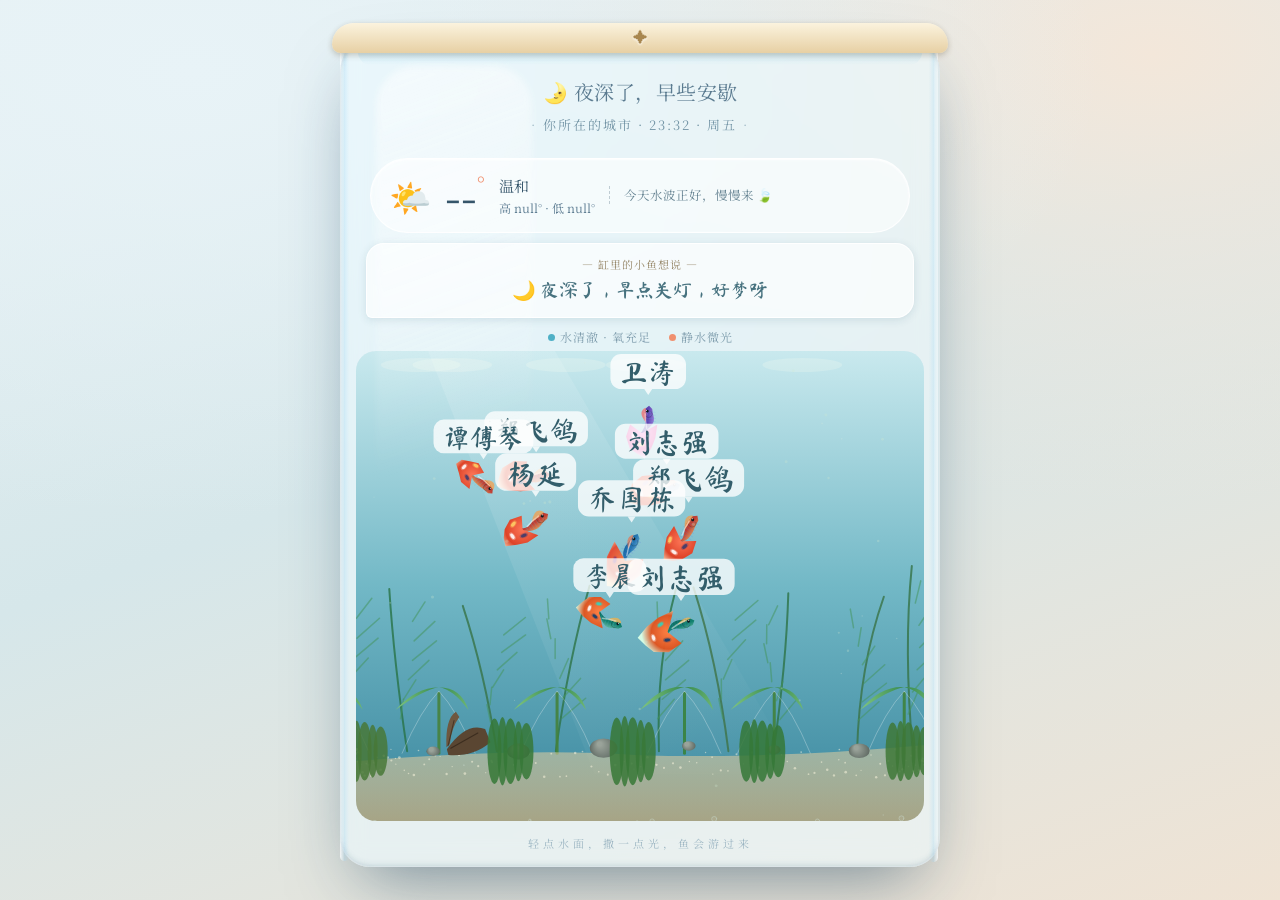
<file: aquarium/guppy-names-size/index.html>
<!DOCTYPE html>
<html lang="zh-CN">
<head>
<meta charset="UTF-8" />
<meta name="viewport" content="width=device-width, initial-scale=1.0" />
<title>玻璃缸 · 孔雀鱼</title>
<link rel="preconnect" href="https://fonts.googleapis.com">
<link rel="preconnect" href="https://fonts.gstatic.com" crossorigin>
<link href="https://fonts.googleapis.com/css2?family=Ma+Shan+Zheng&family=Noto+Serif+SC:wght@400;600&display=swap" rel="stylesheet">
<style>
  :root{
    --ink:#35556a; --ink-soft:#5b7b90; --accent:#f0906f;
    --glass:rgba(235,250,255,.55);
    --shadow:0 30px 70px -22px rgba(20,60,90,.55);
  }
  *{box-sizing:border-box;margin:0;padding:0;}
  html,body{height:100%;}
  body{
    min-height:100%;display:grid;place-items:center;padding:28px;
    font-family:"Noto Serif SC",serif;color:var(--ink);
    background:
      radial-gradient(130% 90% at 15% 8%, #e8f3f7 0%, transparent 55%),
      radial-gradient(120% 100% at 90% 6%, #f3e7da 0%, transparent 50%),
      linear-gradient(160deg,#e5f0f3 0%,#d6e7ea 45%,#efe3d4 100%);
  }

  /* ============ 大玻璃缸 ============ */
  .aquarium{
    position:relative;width:min(600px,94vw);
    background:var(--glass);backdrop-filter:blur(12px);
    border-radius:40px 40px 30px 30px;
    box-shadow:var(--shadow), inset 0 0 0 1px rgba(255,255,255,.55);
    overflow:visible;transform:translateZ(0);
  }
  .rim{
    position:absolute;inset:0;z-index:60;pointer-events:none;border-radius:inherit;
    box-shadow:inset 0 2px 6px -2px rgba(40,90,120,.28), inset 0 -3px 7px -2px rgba(40,90,120,.2);
  }
  .rim::before{ /* 缸口金属包边 */
    content:"";position:absolute;top:-10px;left:-8px;right:-8px;height:30px;
    background:linear-gradient(180deg,#fbf3de,#e7d0a4);border-radius:40px 40px 16px 16px;
    box-shadow:0 2px 6px rgba(80,60,25,.28);
  }
  .rim::after{content:"✦";position:absolute;top:-7px;left:50%;transform:translateX(-50%);
    color:#a9874f;font-size:15px;filter:drop-shadow(0 1px 1px #fff);}

  /* 玻璃缸表面：三层高光，营造厚玻璃透明感 */
  .glass{
    position:absolute;inset:0;z-index:45;pointer-events:none;border-radius:inherit;
  }
  .glass .top{ /* 水面处的横向反光带 */
    position:absolute;left:3%;right:3%;top:6px;height:26px;border-radius:30px;
    background:linear-gradient(180deg,rgba(255,255,255,.9),rgba(120,200,235,.18) 60%,transparent);
    filter:blur(.4px);
  }
  .glass .shine{ /* 弧面高光 */
    position:absolute;left:6%;top:4%;width:26%;bottom:20%;
    background:linear-gradient(160deg,rgba(255,255,255,.5),rgba(255,255,255,0) 60%);
    border-radius:40px;filter:blur(3px);
    mix-blend-mode:screen;
  }
  .glass .edge{ /* 侧壁厚玻璃 */
    position:absolute;top:6px;bottom:6px;width:9px;border-radius:12px;opacity:.9;
    background:linear-gradient(90deg,rgba(255,255,255,.85),rgba(160,215,245,.3),rgba(255,255,255,0));
  }
  .glass .edge.r{left:auto;right:2px;transform:scaleX(-1);}

  /* 头部信息 */
  .head{position:relative;z-index:65;padding:44px 34px 14px;text-align:center;}
  .greet{font-size:20px;letter-spacing:.5px;color:var(--ink-soft);
    display:flex;gap:8px;justify-content:center;align-items:center;}
  .city{margin-top:9px;font-size:13px;color:#7495a6;letter-spacing:2px;
    display:flex;gap:6px;justify-content:center;align-items:center;}
  .city::before,.city::after{content:"·";opacity:.6;}

  .weather{position:relative;z-index:65;display:flex;align-items:center;gap:14px;
    justify-content:center;margin:10px 30px 2px;padding:12px 18px;
    background:rgba(255,255,255,.55);border:1px solid rgba(255,255,255,.85);border-radius:100px;
    box-shadow:inset 0 1px 2px rgba(255,255,255,.9);}
  .temp{font-size:44px;font-weight:600;line-height:1;font-variant-numeric:tabular-nums;}
  .temp small{font-size:22px;vertical-align:top;color:var(--accent);}
  .w-info{min-width:86px;text-align:left;}
  .w-info .cond{font-size:15px;}
  .w-info .range{font-size:12px;color:var(--ink-soft);margin-top:3px;}
  .w-icon{font-size:34px;}
  .tip{flex:1;min-width:110px;font-size:12.5px;line-height:1.5;color:#62808f;
    padding-left:14px;border-left:1px dashed rgba(53,85,106,.28);text-align:left;}
  .tip b{color:var(--accent);font-weight:600;}

  .bubble-thought{position:relative;z-index:65;margin:10px 26px 2px;padding:12px 18px;
    font-family:"Ma Shan Zheng",cursive;font-size:19px;line-height:1.6;color:#47727f;
    background:rgba(255,255,255,.66);border-radius:18px 18px 18px 6px;
    border:1px solid rgba(255,255,255,.85);box-shadow:0 2px 8px rgba(40,90,110,.14);text-align:center;
    animation:fadeIn .6s ease both;}
  .bubble-thought .who{display:block;font-family:"Noto Serif SC",serif;font-size:11px;
    letter-spacing:1px;color:#97886a;margin-bottom:2px;}
  @keyframes fadeIn{from{opacity:0;transform:translateY(6px);}to{opacity:1;transform:none;}}

  .status-row{position:relative;z-index:65;display:flex;justify-content:center;gap:18px;
    margin:10px 0 6px;font-size:12px;color:#7f9dad;letter-spacing:1px;}
  .status-row .dot{width:7px;height:7px;border-radius:50%;display:inline-block;margin-right:5px;vertical-align:1px;}

  /* 大缸 */
  .tank-wrap{position:relative;z-index:30;margin:2px 16px 14px;border-radius:20px;overflow:hidden;
    height:470px;box-shadow:inset 0 0 0 1.5px rgba(255,255,255,.5), inset 0 0 60px rgba(30,110,150,.22);}
  canvas{display:block;width:100%;height:100%;}

  .hint{position:relative;z-index:65;text-align:center;font-size:11px;color:#9db6c3;
    margin-bottom:16px;letter-spacing:4px;cursor:default;}
  .loading{position:absolute;inset:0;z-index:60;display:grid;place-items:center;
    background:rgba(230,242,245,.86);backdrop-filter:blur(4px);
    font-family:"Ma Shan Zheng",cursive;font-size:22px;color:#5b7b90;letter-spacing:2px;
    transition:opacity .6s ease;}
  .loading.hide{opacity:0;pointer-events:none;}

  @media (max-width:460px){
    .weather{flex-wrap:wrap;gap:8px;}
    .tip{min-width:100%;border-left:none;border-top:1px dashed rgba(53,85,106,.22);padding:8px 0 0;text-align:center;}
    .tank-wrap{height:360px;}
  }
</style>
</head>
<body>
  <div class="aquarium">
    <div class="rim"></div>
    <div class="glass">
      <div class="top"></div>
      <div class="shine"></div>
      <div class="edge"></div>
      <div class="edge r"></div>
    </div>

    <div class="head">
      <div class="greet" id="greet">🌿 慢慢来，今天也从容</div>
      <div class="city" id="city"><span id="clock">·</span></div>
    </div>

    <div class="weather">
      <span class="w-icon" id="weatherIcon">☀️</span>
      <span class="temp" id="temp">--<small>°</small></span>
      <div class="w-info">
        <div class="cond" id="cond"></div>
        <div class="range" id="range"></div>
      </div>
      <div class="tip" id="tip"></div>
    </div>

    <div class="bubble-thought" id="thought">
      <span class="who">— 缸里的小鱼想说 —</span>
      <span id="note">先给你留句话 🌊</span>
    </div>

    <div class="status-row">
      <span><i class="dot" style="background:#4fb0c6"></i>水清澈 · 氧充足</span>
      <span><i class="dot" id="modeDot" style="background:var(--accent)"></i><span id="mode">孔雀鱼在游</span></span>
    </div>

    <div class="tank-wrap">
      <canvas id="tank"></canvas>
    </div>

    <div class="hint">轻点水面，撒一点光，鱼会游过来</div>
    <div class="loading" id="loading">玻璃缸正在注入清水…</div>
  </div>

<script>
(function(){
"use strict";

/* ---------------- 水体氛围（真实热带淡水缸色温） ---------------- */
const AMBIENTS = {
  sunny:  { w:['#cfeef2','#76c4cf','#3f8da6'], caustic:'rgba(255,255,255,.34)', speed:1.2,  warm:0.32, light:1.02 },
  cloudy: { w:['#c2e6ec','#6db6c6','#3a7f97'], caustic:'rgba(255,255,255,.22)', speed:.92, warm:-.06, light:.84 },
  rain:   { w:['#aadce3','#5aa8bc','#2f728e'], caustic:'rgba(255,255,255,.15)', speed:1.0, warm:-.18, light:.72 },
  snow:   { w:['#d8eef3','#94cbd6','#5da1b6'], caustic:'rgba(255,255,255,.26)', speed:.8,  warm:-.28, light:.9  },
  fog:    { w:['#cfeaf0','#90c8d4','#62a7bb'], caustic:'rgba(255,255,255,.2)',  speed:.75, warm:.0,  light:.8  },
  thunder:{ w:['#8dc4cf','#4f96aa','#29617c'], caustic:'rgba(255,255,255,.13)', speed:1.12,warm:-.34, light:.62 },
  hot:    { w:['#ffe3c4','#ffc194','#e89a5f'], caustic:'rgba(255,255,255,.3)', speed:1.3,  warm:.5,   light:1.06 },
  cold:   { w:['#bcdce3','#6ca3b5','#3a7891'], caustic:'rgba(255,255,255,.24)', speed:.82, warm:-.36, light:.8  },
  neutral:{ w:['#c9e9ee','#72b8c6','#3a869d'], caustic:'rgba(255,255,255,.26)', speed:1.0, warm:.05,  light:.92 }
};
const MODE_LABEL = {
  sunny:'阳光正好', cloudy:'云影轻移', rain:'细雨绵绵', snow:'初雪映缸', fog:'薄雾如纱',
  thunder:'雷雨将歇', hot:'水体偏暖', cold:'水体偏凉', neutral:'静水微光'
};

const state = {coords:null,city:'你所在的城市',weather:null,ambient:AMBIENTS.neutral,condition:'neutral',temp:null,max:null,min:null};
const WEATHER_MAP = {0:'sunny',1:'sunny',2:'cloudy',3:'cloudy',45:'fog',48:'fog',51:'rain',53:'rain',55:'rain',
  61:'rain',63:'rain',65:'rain',80:'rain',81:'rain',82:'thunder',95:'thunder',96:'thunder',99:'thunder',
  71:'snow',73:'snow',75:'snow',77:'snow',85:'snow',86:'snow'};
const COND_TEXT = {sunny:'晴朗',cloudy:'多云',rain:'细雨',snow:'小雪',fog:'有雾',thunder:'雷雨',hot:'晴热',cold:'偏凉',neutral:'温和'};
function guessAmbient(code,temp){
  let b=WEATHER_MAP[code]||'neutral';
  if((b==='sunny')&&temp!==null&&temp>=32)b='hot';
  if((b==='sunny'||b==='cloudy'||b==='neutral')&&temp!==null&&temp<=8)b='cold';
  return b;
}
function locateAndFetch(){
  const geo=()=>new Promise(r=>{
    if(navigator.geolocation)navigator.geolocation.getCurrentPosition(
      p=>r(p.coords),()=>fetchGeoByIP().then(r).catch(()=>r(null)),{timeout:7000,maximumAge:600000});
    else fetchGeoByIP().then(r).catch(()=>r(null));
  });
  return geo().then(c=>{state.coords=c;if(c)return Promise.all([fetchWeather(c),reverseCity(c)]);return Promise.reject();});
}
function fetchGeoByIP(){return fetch('https://ipapi.co/json/').then(r=>r.json()).then(j=>{if(!j.latitude)throw 0;return {latitude:j.latitude,longitude:j.longitude};});}
function fetchWeather(c){
  const u='https://api.open-meteo.com/v1/forecast?latitude='+c.latitude+'&longitude='+c.longitude+
    '&current=temperature_2m,relative_humidity_2m,weathercode&daily=temperature_2m_max,temperature_2m_min&timezone=auto&forecast_days=1';
  return fetch(u).then(r=>r.json()).then(d=>{
    const cw=d.current||d.current_weather||{};
    const t=cw.temperature_2m??cw.temperature;
    state.temp=(t==null)?null:Math.round(t);
    state.max=Math.round(d.daily.temperature_2m_max[0]);state.min=Math.round(d.daily.temperature_2m_min[0]);
    state.condition=guessAmbient(cw.weathercode??cw.weather_code,state.temp);
    state.ambient=AMBIENTS[state.condition]||AMBIENTS.neutral;
  });
}
function reverseCity(c){return fetch('https://api.bigdatacloud.net/data/reverse-geocode-client?latitude='+c.latitude+'&longitude='+c.longitude+'&localityLanguage=zh')
  .then(r=>r.json()).then(x=>{state.city=x.city||x.locality||x.principalSubdivision||'你的城市';}).catch(()=>{});}

/* 提醒 */
const POOL=[
  {t:["把手机放远三分钟，看水里的光","让眼睛跟着鱼游一会儿"],tag:'护眼'},
  {t:["喝一口温水，别让喉咙变沙漠","给身体也添一点水呀"],tag:'补水'},
  {t:["起来伸个懒腰，肩颈松一松","坐久了对脊背不温柔"],tag:'起身'},
  {t:["深呼吸三次，气顺了心也静了","缓慢的呼吸是免费的镇定剂"],tag:'呼吸'},
  {t:["把手边的事先放一小会儿","你不是在偷懒，是在充电"],tag:'休息'}
];
function pickReminder(){
  const h=new Date().getHours();
  if(h>=22||h<6)return {text:"夜深了，早点关灯，好梦呀",emoji:'🌙'};
  const p=POOL[Math.floor(Math.random()*POOL.length)],t=p.t[Math.floor(Math.random()*p.t.length)];
  const e=p.tag==='补水'?'💧':p.tag==='护眼'?'👀':p.tag==='起身'?'🧘':p.tag==='呼吸'?'🌬️':'☕';
  return {text:t,emoji:e};
}
function renderReminder(){const el=document.getElementById('note');const {text,emoji}=pickReminder();
  el.textContent=emoji+' '+text;const p=el.parentElement;p.style.animation='none';void p.offsetWidth;p.style.animation='fadeIn .6s ease both';}
function weatherTips(c){
  if(c==='rain'||c==='thunder')return '出门记得带伞 <b>🌂</b>';
  if(c==='snow'||c==='cold')return '天凉了些，添件外套 <b>🧥</b>';
  if(c==='hot'||c==='sunny')return '紫外线不低，补点防晒 <b>🧴</b>';
  if(c==='cloudy')return '云多风轻，适合散散步 <b>🚶</b>';
  if(c==='fog')return '雾气重，外出慢一点 <b>👌</b>';
  return '今天水波正好，慢慢来 <b>🍃</b>';
}
function renderWeatherUI(){
  const c=state.condition;
  document.getElementById('weatherIcon').textContent={sunny:'☀️',cloudy:'⛅',rain:'🌧️',snow:'🌨️',fog:'🌫️',thunder:'⛈️',hot:'☀️',cold:'🌬️',neutral:'🌤️'}[c];
  document.getElementById('temp').innerHTML=(state.temp??'--')+'<small>°</small>';
  document.getElementById('cond').textContent=COND_TEXT[c];
  document.getElementById('range').textContent='高 '+state.max+'° · 低 '+state.min+'°';
  document.getElementById('tip').innerHTML=weatherTips(c);
  document.getElementById('mode').textContent=MODE_LABEL[c];
  document.getElementById('modeDot').style.background=(c==='hot'?'#f08a5d':(c==='rain'||c==='cold'||c==='thunder')?'#4fb0c6':'var(--accent)');
  const t=document.querySelector('.tank-wrap');t.style.transform='none';
}

/* 时钟 */
function tickClock(){
  const d=new Date(),hh=String(d.getHours()).padStart(2,'0'),mm=String(d.getMinutes()).padStart(2,'0');
  document.getElementById('clock').textContent=state.city+' · '+hh+':'+mm+' · 周'+['日','一','二','三','四','五','六'][d.getDay()];
  const h=d.getHours(),g=document.getElementById('greet');
  g.textContent=h>=5&&h<9?'☀️ 早安，晨光正轻':h>=9&&h<12?'🌿 上午好，慢慢来':h>=12&&h<14?'🥢 午饭后来点清静':
    h>=14&&h<18?'🍵 下午茶与深呼吸':h>=18&&h<22?'🌙 傍晚了，松弛下来':'🌛 夜深了，早些安歇';
}

/* ================= 玻璃缸 · 真实孔雀鱼 ================= */
const canvas=document.getElementById('tank'),ctx=canvas.getContext('2d');
let W=0,H=0,DPR=1,T=0;
function resize(){const r=canvas.getBoundingClientRect();DPR=Math.min(window.devicePixelRatio||1,2);
  W=r.width;H=r.height;canvas.width=W*DPR;canvas.height=H*DPR;ctx.setTransform(DPR,0,0,DPR,0,0);
  buildScenery();}
window.addEventListener('resize',resize);

/* ---- 孔雀鱼配色（真实孔雀鱼主题） ---- */
const GUPPY_THEMES=[
  {top:'#2073b0',bot:'#9fd6e8',fin:'#e8734f',spots:['#f3b23a','#ffffff','#7a2f7a'],tailF:'#f27a3f',tailG:'#e5482f',tailT:'#ffe0b0',blue:'#2a63b5'},
  {top:'#c23a2e',bot:'#ffd166',fin:'#ff9a3d',spots:['#3a3a6e','#ffffff','#ffd166'],tailF:'#ff6b4a',tailG:'#e23b1e',tailT:'#ffe7c2',blue:'#8c2f6e'},
  {top:'#0f7e6c',bot:'#a5e7c8',fin:'#ffb03a',spots:['#0b3b70','#ffffff','#2fd4c0'],tailF:'#ff7a3d',tailG:'#e0541f',tailT:'#d8ffe6',blue:'#0a8f8f'},
  {top:'#5b3bb0',bot:'#c9a7f7',fin:'#ff5f5f',spots:['#2a2a7a','#ffe98a','#ffffff'],tailF:'#ff7ad9',tailG:'#e63a9e',tailT:'#efe0ff',blue:'#6e2fb0'},
  {top:'#1c6e52',bot:'#7fdb9a',fin:'#f0895a',spots:['#1b3a8f','#ffd166','#ffffff'],tailF:'#ff8a3f',tailG:'#e05a14',tailT:'#eaffd4',blue:'#1b6ed0'}
];
const GUPPY=[]; // 孔雀鱼群
const BUBBLES=[],DETRITUS=[],FEED=[],FOODP={
  back:[],mid:[],front:[],  // 三层水草
  wood:null,stones:[]
};

/* ---- 每一条鱼都有一个名字 ---- */
const FISH_NAMES=['郑飞鸽','刘志强','乔国栋','杨延','卫涛','李晨','谭傅琴'];
let nameCursor=0;
function nextName(){
  const n=FISH_NAMES[nameCursor % FISH_NAMES.length];
  nameCursor++;
  return n;
}

function rand(a,b){return a+Math.random()*(b-a);}
function makeFish(){
  const th=GUPPY_THEMES[Math.floor(Math.random()*GUPPY_THEMES.length)];
  return { x:rand(W*0.2,W*0.6),y:rand(H*0.2,H*0.6),
    heading:rand(-3,3), intent:rand(-3,3), speed:rand(70,120),
    len:rand(26,34), wag:rand(0.9,1.5), phase:rand(0,6.28),
    theme:th, colorRand:Math.random(), scale:rand(.9,1.2),
    tx:null,vy:0, snk:rand(.3,.6), boost:0,
    name:nextName() };
}

/* ---- 水底造景：沉木 + 石头 + 三层水草 ---- */
function buildScenery(){
  const sandY=H*0.86;
  FOODP.back=[];FOODP.mid=[];FOODP.front=[];
  // 沉木
  FOODP.wood={x:W*0.16,y:sandY-6,rot:-0.25,scale:1};
  // 石头
  FOODP.stones=[];
  const stoneN=7;
  for(let i=0;i<stoneN;i++)FOODP.stones.push({x:(i/stoneN)*W*1.05-8,y:sandY-rand(2,10),r:rand(6,16),tone:Math.random()});
  // 水草：后景细长飘叶、中景锯齿阔叶(水榕)、前景矮叶
  const gWorld=()=>({h:rand(H*0.3,H*0.42),w:rand(.5,.9),sway:rand(0,6.28),sp:rand(.5,.9),tone:Math.random()});
  for(let i=0;i<9;i++)FOODP.back.push({x:(i/8)*W+rand(-20,20),y:sandY-4,...gWorld()});
  for(let i=0;i<6;i++)FOODP.mid.push({x:(i/5)*W*0.95+rand(-30,10),y:sandY-2,...gWorld()});
  for(let i=0;i<5;i++)FOODP.front.push({x:(i/4)*W*0.95+rand(-10,20),y:sandY+2,...gWorld()});
  // 悬浮微粒
  DETRITUS.length=0;
  for(let i=0;i<40;i++)DETRITUS.push({x:rand(0,W),y:rand(0,H),r:rand(.5,1.6),v:rand(3,10),p:rand(0,6.28)});
}

/* 让鱼避免游进水草/底部 */
function clampFish(){
  for(const f of GUPPY){
    if(f.x<8){f.x=8;f.heading=Math.atan2(Math.sin(f.heading),-1);}
    if(f.x>W-8)f.x=W-8;
    if(f.y>H*0.82)f.y=H*0.82;
    if(f.y<18)f.y=18;
  }
}

/* ---- 鱼群行为(轻量 boids) ---- */
function updateSwarm(dt){
  const nb=GUPPY;
  for(const f of nb){
    // 漫游意图：周期性重选
    f.snk-=dt;
    if(f.snk<=0){
      f.intent += rand(-0.5,0.5);
      f.snk=rand(1.2,3.0);
    }
    if(f.tx!=null){
      const dx=f.tx-f.x,dy=f.ty-f.y,d=Math.hypot(dx,dy);
      f.intent=Math.atan2(dy,dx);
      f.boost=Math.min(1,220/d);
      if(d<16){f.tx=null;f.boost=0;}
    }else f.boost+= (0-f.boost)*0.02;

    // 同向 + 靠拢 + 分离
    let ax=0,ay=0,cx=cg(0,0),base=Math.cos(f.heading),sep=0,ang=0;
    for(const o of nb){
      if(o===f)continue;
      const dist=Math.hypot(o.x-f.x,o.y-f.y);
      if(dist<150&&dist>0.01){
        ax+=Math.cos(o.heading);ay+=Math.sin(o.heading);
        ang+= (Math.atan2(o.y-f.y,o.x-f.x))/ (dist*dist/900);
        if(dist<46){ f.x-= (o.x-f.x)*0.05; f.y-=(o.y-f.y)*0.05; }
      }
    }
    const aim = (Math.atan2(ay+Math.sin(f.intent)*1.4+Math.sin(f.heading),
                            ax+Math.cos(f.intent)*1.4+base) + Math.atan2(ay,ax)+ang)/3;
    // 平滑转向
    let diff=aim-f.heading;
    while(diff>Math.PI)diff-=Math.PI*2;while(diff<-Math.PI)diff+=Math.PI*2;
    f.heading += diff*0.06;

    const sp=(f.speed+f.boost*140)*state.ambient.speed;
    f.x+=Math.cos(f.heading)*sp*dt;
    f.y+=Math.sin(f.heading)*sp*dt;
    f.phase+=sp*dt*0.05;
  }
  clampFish();
}
// 简化：不作群里精确均值，直接漫游+避鱼即可（上已含）
function cg(){return {x:0,y:0};}

/* ---- 绘制孔雀鱼 ---- */
function wheel(base,off,alpha){ // 彩虹光泽
  return 'hsla('+((base+off)%360)+',70%,62%,'+alpha+')';
}
function drawGuppy(f){
  const th=f.theme,len=f.len*1.0;
  const dir=Math.cos(f.heading)>=0?1:-1;
  const segs=9;
  // 脊柱：头部在前，尾部在后
  const S=[]; const maxW=len*0.17;
  for(let i=0;i<=segs;i++){
    const k=i/segs, x= len*(0.5-k);
    const amp= f.wag*maxW*  (k*k) * Math.sin(f.phase*3 - k*4.2);
    S.push({x, y:amp});
  }
  const pivot=S[segs];               // 尾柄点(末端)
  const tailAng = Math.atan2(S[segs].y-S[segs-1].y, S[segs].x-S[segs-1].x);

  ctx.save();
  ctx.translate(f.x,f.y);
  ctx.rotate(f.heading);

  // 尾鳍(大扇形，孔雀鱼标志) —— 先画在身后
  drawTail(th,len,pivot,tailAng,f);

  // 身体上下轮廓
  const up=[],dn=[];
  for(let i=0;i<=segs;i++){
    const k=i/segs;
    const wd = maxW*( k<0.5 ? (0.62+k*0.76) : (1.0-(k-0.5)*1.6)); // 头小中宽尾细
    // 用局部坐标(相对脊柱点)算 y 方向上下
    up.push({x:S[i].x, y:S[i].y - wd});
    dn.push({x:S[i].x, y:S[i].y + wd});
  }
  const N=segs;
  // 身体多边形
  ctx.beginPath();
  ctx.moveTo(S[0].x,S[0].y);
  for(let i=1;i<=N;i++)ctx.lineTo(up[i].x,up[i].y);
  for(let i=N;i>=1;i--)ctx.lineTo(dn[i].x,dn[i].y);
  ctx.closePath();
  const grad=ctx.createLinearGradient(0,-maxW*2.4,0,maxW*2.4);
  grad.addColorStop(0,shade(th.top,-30));
  grad.addColorStop(.5,th.top);
  grad.addColorStop(1,th.bot);
  ctx.fillStyle=grad;ctx.fill();

  // 条纹光泽：沿身体叠加几条弧形亮线
  ctx.globalAlpha=.35;
  ctx.strokeStyle=wheel(190+ f.colorRand*60,0,0.5);
  ctx.lineWidth=1;
  for(let i=2;i<N;i++){
    ctx.beginPath();
    ctx.moveTo(S[i].x,S[i].y-6);
    ctx.quadraticCurveTo(S[i].x*0.9,S[i].y, S[i].x, S[i].y+6);
    ctx.stroke();
  }
  ctx.globalAlpha=1;

  // 背鳍(夸大拱形，向前延伸)
  drawDorsal(th,len,f);

  // 眼
  ctx.fillStyle='#0e1c20';
  ctx.beginPath();ctx.arc(len*0.3,-len*0.05,len*0.05,0,7);ctx.fill();
  ctx.fillStyle='#fff';ctx.beginPath();ctx.arc(len*0.32,-len*0.08,len*0.018,0,7);ctx.fill();
  // 鳃盖
  ctx.strokeStyle='rgba(0,20,25,.25)';ctx.lineWidth=.8;
  ctx.beginPath();ctx.arc(len*0.2,0,len*0.13,Math.PI*0.25,Math.PI*1.25);ctx.stroke();

  // 胸鳍(半透明，轻扇)
  const flap=Math.sin(f.phase*10)*2;
  ctx.fillStyle='rgba(200,230,238,.35)';
  ctx.beginPath();
  ctx.moveTo(len*0.12,0);
  ctx.quadraticCurveTo(len*0.28,-len*0.1+flap, len*0.3,-len*0.22);
  ctx.quadraticCurveTo(len*0.2,0,len*0.12,0);
  ctx.fill();

  // 体侧高光弧
  ctx.strokeStyle='rgba(255,255,255,.5)';ctx.lineWidth=1.4;ctx.lineCap='round';
  ctx.beginPath();
  ctx.moveTo(len*0.2,-maxW*0.7);
  ctx.quadraticCurveTo(-len*0.1,-maxW*0.6,-len*0.32,-maxW*0.2);
  ctx.stroke();

  ctx.restore();
}
function drawTail(th,len,pivot,tailAng,f){
  const R=len*0.92;              // 雄鱼巨大扇形尾
  const cx=pivot.x, cy=pivot.y;
  const baseAng=-Math.PI;        // 朝向身后(-x)
  const half=Math.PI*0.62;
  const wob=Math.sin(f.phase*3)*0.35;
  ctx.save();
  ctx.beginPath();
  ctx.moveTo(cx,cy);
  const rr=R*(1+f.wag*0.12*Math.sin(f.phase*3));
  const num=7;
  for(let i=0;i<=num;i++){
    const t=i/num, a=baseAng-half + t*half*2 + wob*0.15;
    const radial = rr*( f.colorRand*0.12+0.9 + 0.1*Math.sin(i*2.3+f.colorRand*8) );
    ctx.lineTo(cx+Math.cos(a)*radial, cy+Math.sin(a)*radial*0.62);
  }
  ctx.closePath();
  const tg=ctx.createRadialGradient(cx,cy,2,cx,cy,R);
  tg.addColorStop(0,th.tailF);
  tg.addColorStop(.6,th.tailG||'#ff6b4a');
  tg.addColorStop(1,th.tailT);
  ctx.fillStyle=tg;ctx.fill();

  // 尾鳍斑纹：真实的孔雀眼斑
  for(let i=0;i<3;i++){
    const a=baseAng-half + (i+ .5)/3*half*2 + wob*0.12;
    const rad=R*(0.45+ i*0.12)*(0.9+f.wag*0.1*Math.sin(f.phase*3+ i));
    ctx.fillStyle=th.spots[i%th.spots.length];
    ctx.globalAlpha=.85;
    ctx.beginPath();ctx.ellipse(cx+Math.cos(a)*rad, cy+Math.sin(a)*rad*0.6, R*0.06, R*0.11, a,0,7);ctx.fill();
    ctx.globalAlpha=.3;
    ctx.beginPath();ctx.ellipse(cx+Math.cos(a)*rad, cy+Math.sin(a)*rad*0.6, R*0.09, R*0.16, a,0,7);ctx.fill();
    ctx.globalAlpha=1;
  }
  ctx.restore();
}
let dorsalCache={};
function drawDorsal(th,len,f){
  const sp=2;
  const a0=len*(-0.1), a1=len*0.42;      // 背鳍横跨位置
  const wob=Math.sin(f.phase*3);
  const peak= len*0.38*(1+0.12*Math.sin(f.phase*4));
  ctx.beginPath();
  ctx.moveTo(a0,-len*0.08);
  const cpx=(a0+a1)/2;
  ctx.quadraticCurveTo(cpx+len*0.1, -peak+wob*2, a1, -len*0.12);
  ctx.quadraticCurveTo(cpx, -len*0.05, a0, -len*0.08);
  const dg=ctx.createLinearGradient(0,-peak,0,0);
  dg.addColorStop(0,th.fin);dg.addColorStop(1,'rgba(255,255,255,.2)');
  ctx.fillStyle='rgba('+hexToRgb(th.fin)+',.75)';
  ctx.globalAlpha=.9;
  ctx.fill();
  ctx.globalAlpha=1;
}
function hexToRgb(h){h=h.replace('#','');const n=parseInt(h,16);return (n>>16&255)+','+(n>>8&255)+','+(n&255);}
function shade(hex,d){const [r,g,b]=[parseInt(hex.slice(1,3),16),parseInt(hex.slice(3,5),16),parseInt(hex.slice(5,7),16)];
  return 'rgb('+Math.max(0,Math.min(255,r+d))+','+Math.max(0,Math.min(255,g+d))+','+Math.max(0,Math.min(255,b+d))+')';}

/* ---- 水草绘制(真实叶形) ---- */
function swayY(g,k){return Math.sin(T*g.sp + g.sway + k*0.7)*7;}
function drawBackweed(g){ // 细长飘叶
  const x=g.x,y=g.y,h=g.h;
  ctx.strokeStyle='rgba('+(35+g.tone*30)+',115,70,.8)';ctx.lineWidth=2;ctx.lineCap='round';
  ctx.beginPath();ctx.moveTo(x,y);ctx.quadraticCurveTo(x+swayY(g,0)*2, y-h*0.55, x+swayY(g,1)*5, y-h);ctx.stroke();
  ctx.strokeStyle='rgba(70,150,95,.55)';ctx.lineWidth=1.5;
  for(let k=0;k<6;k++){
    const yy=y-h*0.2-k*h*0.12, xx=x+swayY(g,k);
    ctx.beginPath();ctx.moveTo(xx,yy);ctx.lineTo(xx+10+swayY(g,k+1)*2, yy-h*0.12);ctx.stroke();
  }
}
function drawMidweed(g){ // 水榕阔叶
  const x=g.x,y=g.y,h=g.h;
  const base=Math.min(60,h*0.8);
  ctx.strokeStyle='rgba('+(55+g.tone*35)+',130,60,.9)';ctx.lineWidth=3;ctx.lineCap='round';
  ctx.beginPath();ctx.moveTo(x,y);ctx.lineTo(x,y-base);ctx.stroke();
  for(let s=-1;s<=1;s+=2){
    const sway=Math.sin(T*g.sp+s*1.7)*5;
    const ex=x+s*32+sway, ey=y-base*0.72;
    const wd=26*(1-g.tone*0.3);
    const lg=ctx.createLinearGradient(x,y-base,ex,ey);
    lg.addColorStop(0,'#'+ (g.tone>.5?'2f7d4a':'3d8f52'));
    lg.addColorStop(1,'#'+ (g.tone>.5?'5ea96a':'79c07a'));
    ctx.fillStyle=lg;
    ctx.beginPath();
    ctx.moveTo(x,y-base-6);
    ctx.quadraticCurveTo(x+(ex-x)*0.5+sway, ey-wd, ex-wd*0.3*Math.sin(T+1), ey);
    ctx.quadraticCurveTo(x+(ex-x)*0.4, y-base-4, x, y-base-6);
    ctx.closePath();ctx.fill();
    // 中脉
    ctx.strokeStyle='rgba(255,255,255,.28)';ctx.lineWidth=1;
    ctx.beginPath();ctx.moveTo(x,y-base-2);ctx.quadraticCurveTo(x+(ex-x)*0.5, ey, ex,y) ;ctx.stroke();
  }
}
function drawFrontweed(g){ // 矮丛
  const x=g.x,y=g.y,h=g.h*0.6;
  ctx.fillStyle='rgba('+(50+g.tone*40)+',120,55,.85)';
  for(let k=0;k<5;k++){
    const xx=x+(k-2)*8,kS=Math.sin(T*0.8+k)*3;
    ctx.beginPath();ctx.ellipse(xx,y-6,7-(k%2)*2, h*0.28+kS, 0,0,7);ctx.fill();
  }
}

/* ---- 悬浮微粒 & 气泡 ---- */
function drawDetritus(){
  for(const d of DETRITUS){
    d.y-=(d.v*0.02); if(d.y< -4){d.y=H+4;d.x=rand(0,W);}
    ctx.globalAlpha=0.28;
    ctx.fillStyle=d.r>1?'#cfe8cf':'#d8e8e0';
    ctx.beginPath();ctx.arc(d.x+Math.sin(T*0.5+d.p)*4,d.y,d.r,0,7);ctx.fill();
  }
  ctx.globalAlpha=1;
}
function bubbles(){
  if(BUBBLES.length<18&&Math.random()<.5)BUBBLES.push({x:rand(0,W),y:H+4,r:rand(1,2.6),v:rand(14,30),p:rand(0,6)});
  for(let i=BUBBLES.length-1;i>=0;i--){
    const b=BUBBLES[i];b.y-=b.v*0.016;const ns=b.p+b.y*0.02;
    ctx.globalAlpha=.3;ctx.strokeStyle='rgba(220,255,255,.8)';ctx.lineWidth=1;
    ctx.beginPath();ctx.arc(b.x+Math.sin(ns)*5,b.y,b.r,0,7);ctx.stroke();
    ctx.globalAlpha=.06;ctx.fillStyle='#fff';ctx.fill();
    if(b.y<-6)BUBBLES.splice(i,1);
  }
  ctx.globalAlpha=1;
}

/* ---- 光的体积感 ---- */
function drawLight(){
  const amb=state.ambient;
  // 斜射光锥
  ctx.save();
  ctx.globalAlpha=.15;
  const lg=ctx.createLinearGradient(W*0.15,-10, W*0.7,H);
  lg.addColorStop(0,'rgba(255,255,255,.9)');lg.addColorStop(1,'rgba(255,255,255,0)');
  ctx.fillStyle=lg;
  ctx.beginPath();ctx.moveTo(W*0.12,-10);ctx.lineTo(W*0.34,-10);
  ctx.lineTo(W*0.78,H*0.9);ctx.lineTo(W*0.42,H*0.9);ctx.closePath();ctx.fill();
  // 水面光斑
  ctx.globalAlpha=.20;
  ctx.fillStyle='#fffef0';
  for(let i=0;i<5;i++){
    const xx=(Math.sin(T*0.4+i*2)*30+i*130)%(W-60)+W*0.1;
    ctx.beginPath();
    ctx.ellipse(xx,14, 40,7, 0,0,7);ctx.fill();
  }
  ctx.restore();
}

/* ---- feed ---- */
function feed(x,y){
  FEED.push({x,y,life:170});
  for(const f of GUPPY){if(Math.hypot(f.x-x,f.y-y)<W*0.5){f.tx=x+rand(-20,20);f.ty=y+rand(-10,10);f.boost=1;}}
}
function drawFeed(){
  for(let i=FEED.length-1;i>=0;i--){
    const p=FEED[i];p.life--;
    ctx.globalAlpha=Math.max(0,p.life/170)*.5;ctx.fillStyle='#fff7d9';
    ctx.beginPath();ctx.arc(p.x,p.y,3.5,0,7);ctx.fill();
    ctx.globalAlpha=1;
    if(p.life<=0)FEED.splice(i,1);
  }
}

/* ---- 沙底 ---- */
function drawSand(){
  const sandY=H*0.86;
  ctx.fillStyle='linear-gradient'?null:'#e7d4a8';
  // 手动
  const g=ctx.createLinearGradient(0,sandY-6,0,H);
  g.addColorStop(0,'rgba(224,205,160,.55)');g.addColorStop(1,'rgba(194,172,128,.8)');
  ctx.fillStyle=g;
  ctx.beginPath();ctx.moveTo(0,sandY+6);
  ctx.quadraticCurveTo(W*0.3,sandY-8,W*0.5,sandY);
  ctx.quadraticCurveTo(W*0.72,sandY+4,W,sandY-10);
  ctx.lineTo(W,H);ctx.lineTo(0,H);ctx.closePath();ctx.fill();
  // 沙砾颗粒
  ctx.fillStyle='rgba(255,250,225,.5)';
  for(let i=0;i<120;i++){
    const x=(Math.sin(i*97.13)*.5+.5)*W, y=sandY+rand(2,30)-8;
    ctx.beginPath();ctx.arc(x,y,0.6+Math.random()*0.8,0,7);ctx.fill();
  }
  // 石头
  for(const s of FOODP.stones){
    const sg=ctx.createRadialGradient(s.x-s.r*.3,s.y-s.r*.3,2,s.x,s.y,s.r);
    sg.addColorStop(0,'#'+(s.tone>.5?'9aa39a':'8b9188'));sg.addColorStop(1,'#'+(s.tone>.5?'5f6a63':'4e574f'));
    ctx.fillStyle=sg;ctx.beginPath();ctx.ellipse(s.x,s.y,s.r,s.r*0.7,0,0,7);ctx.fill();
  }
  // 沉木
  drawWood();
  // 前景水草遮住沙线(矮丛)在最后画避免盖住
}
function drawWood(){
  const wd=FOODP.wood;if(!wd)return;
  ctx.save();ctx.translate(wd.x,wd.y);ctx.rotate(wd.rot);
  ctx.fillStyle='#5a4632';
  ctx.beginPath();
  ctx.moveTo(0,0);ctx.quadraticCurveTo(26,-22,42,-10);ctx.lineTo(44,4);
  ctx.quadraticCurveTo(24,14,0,6);ctx.closePath();ctx.fill();
  ctx.fillStyle='#6e5840';
  ctx.beginPath();ctx.moveTo(0,-2);ctx.quadraticCurveTo(6,-30,18,-34);ctx.lineTo(20,-28);ctx.quadraticCurveTo(10,-20,4,-4);ctx.closePath();ctx.fill();
  ctx.strokeStyle='rgba(30,20,12,.5)';ctx.lineWidth=1;
  ctx.beginPath();ctx.moveTo(4,0);ctx.lineTo(34,-8);ctx.moveTo(2,-3);ctx.lineTo(14,-26);ctx.stroke();
  ctx.restore();
}

/* ---- 主循环 ---- */
let prev=0;
function frame(ts){
  requestAnimationFrame(frame);
  if(!prev)prev=ts;
  const dt=Math.min(0.05,(ts-prev)/1000);prev=ts;
  T+=dt;
  const amb=state.ambient;

  ctx.clearRect(0,0,W,H);
  // 水体
  const wg=ctx.createLinearGradient(0,0,0,H);
  wg.addColorStop(0,amb.w[0]);wg.addColorStop(.5,amb.w[1]);wg.addColorStop(1,amb.w[2]);
  ctx.fillStyle=wg;ctx.fillRect(0,0,W,H);
  drawLight();
  // 后景水草(在鱼后面)
  for(const g of FOODP.back)drawBackweed(g);

  updateSwarm(dt);
  // 鱼(按 y 排序，下面的鱼略暗)
  GUPPY.sort((a,b)=>a.y-b.y);
  for(const f of GUPPY){
    ctx.globalAlpha = .92 + (f.y/H)*0.08;
    drawGuppy(f);
  }
  ctx.globalAlpha=1;
  // 名字标签：每一条鱼头顶始终挂着名牌（置顶绘制）
  for(const f of GUPPY){
    drawNameTag(f);
  }

  // 中景水草
  for(const g of FOODP.mid)drawMidweed(g);
  drawSand();
  drawDetritus();
  for(const g of FOODP.front)drawFrontweed(g);
  bubbles();
  drawFeed();

  if(!GUPPY.length){
    for(let i=0;i<9;i++)GUPPY.push(makeFish());
  }
}

/* ---------------- 交互 ---------------- */
// 鼠标位置，用于让名字标签跟着被靠近的鱼浮现
const POINTER={x:-999,y:-999,on:false};
function drawNameTag(f){
  // 名字随鱼的大小而定：鱼多大，字就多大
  const fs=Math.round(f.len);
  const x=f.x, y=f.y-20-fs;
  ctx.font=fs+'px "Ma Shan Zheng", "Noto Serif SC", serif';
  ctx.textAlign='center';ctx.textBaseline='middle';
  const w=ctx.measureText(f.name).width+fs*0.7, h=fs*1.25;
  ctx.fillStyle='rgba(255,255,255,.78)';
  roundRectPath(x-w/2, y-h/2, w, h, fs*0.38); ctx.fill();
  ctx.beginPath();ctx.moveTo(x-4,y+h/2);ctx.lineTo(x+4,y+h/2);ctx.lineTo(x,y+h/2+6);ctx.closePath();ctx.fill();
  ctx.fillStyle='#335e6b';
  ctx.fillText(f.name,x,y+1);
}
function roundRectPath(x,y,w,h,r){
  ctx.beginPath();
  ctx.moveTo(x+r,y);
  ctx.arcTo(x+w,y,x+w,y+h,r);
  ctx.arcTo(x+w,y+h,x,y+h,r);
  ctx.arcTo(x,y+h,x,y,r);
  ctx.arcTo(x,y,x+w,y,r);
  ctx.closePath();
}
canvas.addEventListener('pointermove',e=>{
  const r=canvas.getBoundingClientRect();
  const cx=e.clientX-r.left, cy=e.clientY-r.top;
  if(cx>=0&&cx<=W&&cy>=0&&cy<=H){POINTER.x=cx;POINTER.y=cy;POINTER.on=true;}
  else POINTER.on=false;
});
canvas.addEventListener('pointerleave',()=>{POINTER.on=false;});
canvas.addEventListener('pointerdown',e=>{const r=canvas.getBoundingClientRect();feed(e.clientX-r.left,e.clientY-r.top);});
const thought=document.getElementById('thought');
const thoughts=['别坐太久，起来看会儿水吧 🌊','眼睛累了就眨眨，看看远处 🍃','喝口水，喉咙舒服一些 💧','你做得已经很好了，歇会儿 ☁️'];
setInterval(()=>{const txt=thoughts[Math.floor(Math.random()*thoughts.length)];
  document.getElementById('note').textContent='🌬️ '+txt;
  thought.style.animation='none';void thought.offsetWidth;thought.style.animation='fadeIn .6s ease both';},120000);

/* ---------------- 启动 ---------------- */
function boot(){
  resize();
  if(!GUPPY.length)for(let i=0;i<9;i++)GUPPY.push(makeFish());
  renderReminder();renderWeatherUI();tickClock();
  frame(0);
  locateAndFetch().then(()=>{
    renderWeatherUI();
    tickClock();
    document.querySelector('.tank-wrap').style.filter='brightness('+state.ambient.light+') saturate('+(1+state.ambient.warm)+')';
  }).catch(()=>{}).finally(()=>document.getElementById('loading').classList.add('hide'));
}
window.addEventListener('load',boot);
setInterval(tickClock,30000);
})();
</script>
</body>
</html>
</file>
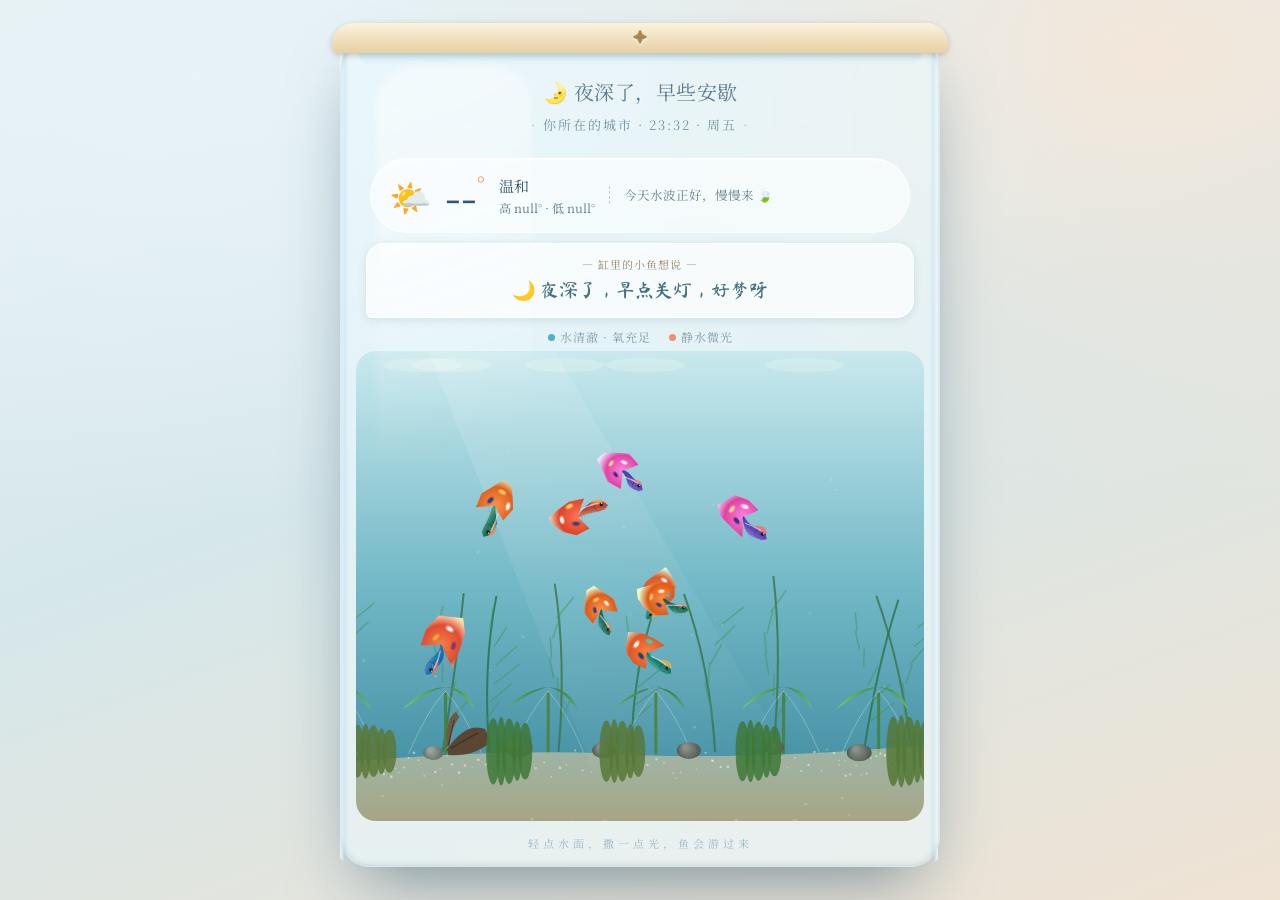
<file: aquarium/guppy-v2/index.html>
<!DOCTYPE html>
<html lang="zh-CN">
<head>
<meta charset="UTF-8" />
<meta name="viewport" content="width=device-width, initial-scale=1.0" />
<title>玻璃缸 · 孔雀鱼</title>
<link rel="preconnect" href="https://fonts.googleapis.com">
<link rel="preconnect" href="https://fonts.gstatic.com" crossorigin>
<link href="https://fonts.googleapis.com/css2?family=Ma+Shan+Zheng&family=Noto+Serif+SC:wght@400;600&display=swap" rel="stylesheet">
<style>
  :root{
    --ink:#35556a; --ink-soft:#5b7b90; --accent:#f0906f;
    --glass:rgba(235,250,255,.55);
    --shadow:0 30px 70px -22px rgba(20,60,90,.55);
  }
  *{box-sizing:border-box;margin:0;padding:0;}
  html,body{height:100%;}
  body{
    min-height:100%;display:grid;place-items:center;padding:28px;
    font-family:"Noto Serif SC",serif;color:var(--ink);
    background:
      radial-gradient(130% 90% at 15% 8%, #e8f3f7 0%, transparent 55%),
      radial-gradient(120% 100% at 90% 6%, #f3e7da 0%, transparent 50%),
      linear-gradient(160deg,#e5f0f3 0%,#d6e7ea 45%,#efe3d4 100%);
  }

  /* ============ 大玻璃缸 ============ */
  .aquarium{
    position:relative;width:min(600px,94vw);
    background:var(--glass);backdrop-filter:blur(12px);
    border-radius:40px 40px 30px 30px;
    box-shadow:var(--shadow), inset 0 0 0 1px rgba(255,255,255,.55);
    overflow:visible;transform:translateZ(0);
  }
  .rim{
    position:absolute;inset:0;z-index:60;pointer-events:none;border-radius:inherit;
    box-shadow:inset 0 2px 6px -2px rgba(40,90,120,.28), inset 0 -3px 7px -2px rgba(40,90,120,.2);
  }
  .rim::before{ /* 缸口金属包边 */
    content:"";position:absolute;top:-10px;left:-8px;right:-8px;height:30px;
    background:linear-gradient(180deg,#fbf3de,#e7d0a4);border-radius:40px 40px 16px 16px;
    box-shadow:0 2px 6px rgba(80,60,25,.28);
  }
  .rim::after{content:"✦";position:absolute;top:-7px;left:50%;transform:translateX(-50%);
    color:#a9874f;font-size:15px;filter:drop-shadow(0 1px 1px #fff);}

  /* 玻璃缸表面：三层高光，营造厚玻璃透明感 */
  .glass{
    position:absolute;inset:0;z-index:45;pointer-events:none;border-radius:inherit;
  }
  .glass .top{ /* 水面处的横向反光带 */
    position:absolute;left:3%;right:3%;top:6px;height:26px;border-radius:30px;
    background:linear-gradient(180deg,rgba(255,255,255,.9),rgba(120,200,235,.18) 60%,transparent);
    filter:blur(.4px);
  }
  .glass .shine{ /* 弧面高光 */
    position:absolute;left:6%;top:4%;width:26%;bottom:20%;
    background:linear-gradient(160deg,rgba(255,255,255,.5),rgba(255,255,255,0) 60%);
    border-radius:40px;filter:blur(3px);
    mix-blend-mode:screen;
  }
  .glass .edge{ /* 侧壁厚玻璃 */
    position:absolute;top:6px;bottom:6px;width:9px;border-radius:12px;opacity:.9;
    background:linear-gradient(90deg,rgba(255,255,255,.85),rgba(160,215,245,.3),rgba(255,255,255,0));
  }
  .glass .edge.r{left:auto;right:2px;transform:scaleX(-1);}

  /* 头部信息 */
  .head{position:relative;z-index:65;padding:44px 34px 14px;text-align:center;}
  .greet{font-size:20px;letter-spacing:.5px;color:var(--ink-soft);
    display:flex;gap:8px;justify-content:center;align-items:center;}
  .city{margin-top:9px;font-size:13px;color:#7495a6;letter-spacing:2px;
    display:flex;gap:6px;justify-content:center;align-items:center;}
  .city::before,.city::after{content:"·";opacity:.6;}

  .weather{position:relative;z-index:65;display:flex;align-items:center;gap:14px;
    justify-content:center;margin:10px 30px 2px;padding:12px 18px;
    background:rgba(255,255,255,.55);border:1px solid rgba(255,255,255,.85);border-radius:100px;
    box-shadow:inset 0 1px 2px rgba(255,255,255,.9);}
  .temp{font-size:44px;font-weight:600;line-height:1;font-variant-numeric:tabular-nums;}
  .temp small{font-size:22px;vertical-align:top;color:var(--accent);}
  .w-info{min-width:86px;text-align:left;}
  .w-info .cond{font-size:15px;}
  .w-info .range{font-size:12px;color:var(--ink-soft);margin-top:3px;}
  .w-icon{font-size:34px;}
  .tip{flex:1;min-width:110px;font-size:12.5px;line-height:1.5;color:#62808f;
    padding-left:14px;border-left:1px dashed rgba(53,85,106,.28);text-align:left;}
  .tip b{color:var(--accent);font-weight:600;}

  .bubble-thought{position:relative;z-index:65;margin:10px 26px 2px;padding:12px 18px;
    font-family:"Ma Shan Zheng",cursive;font-size:19px;line-height:1.6;color:#47727f;
    background:rgba(255,255,255,.66);border-radius:18px 18px 18px 6px;
    border:1px solid rgba(255,255,255,.85);box-shadow:0 2px 8px rgba(40,90,110,.14);text-align:center;
    animation:fadeIn .6s ease both;}
  .bubble-thought .who{display:block;font-family:"Noto Serif SC",serif;font-size:11px;
    letter-spacing:1px;color:#97886a;margin-bottom:2px;}
  @keyframes fadeIn{from{opacity:0;transform:translateY(6px);}to{opacity:1;transform:none;}}

  .status-row{position:relative;z-index:65;display:flex;justify-content:center;gap:18px;
    margin:10px 0 6px;font-size:12px;color:#7f9dad;letter-spacing:1px;}
  .status-row .dot{width:7px;height:7px;border-radius:50%;display:inline-block;margin-right:5px;vertical-align:1px;}

  /* 大缸 */
  .tank-wrap{position:relative;z-index:30;margin:2px 16px 14px;border-radius:20px;overflow:hidden;
    height:470px;box-shadow:inset 0 0 0 1.5px rgba(255,255,255,.5), inset 0 0 60px rgba(30,110,150,.22);}
  canvas{display:block;width:100%;height:100%;}

  .hint{position:relative;z-index:65;text-align:center;font-size:11px;color:#9db6c3;
    margin-bottom:16px;letter-spacing:4px;cursor:default;}
  .loading{position:absolute;inset:0;z-index:60;display:grid;place-items:center;
    background:rgba(230,242,245,.86);backdrop-filter:blur(4px);
    font-family:"Ma Shan Zheng",cursive;font-size:22px;color:#5b7b90;letter-spacing:2px;
    transition:opacity .6s ease;}
  .loading.hide{opacity:0;pointer-events:none;}

  @media (max-width:460px){
    .weather{flex-wrap:wrap;gap:8px;}
    .tip{min-width:100%;border-left:none;border-top:1px dashed rgba(53,85,106,.22);padding:8px 0 0;text-align:center;}
    .tank-wrap{height:360px;}
  }
</style>
</head>
<body>
  <div class="aquarium">
    <div class="rim"></div>
    <div class="glass">
      <div class="top"></div>
      <div class="shine"></div>
      <div class="edge"></div>
      <div class="edge r"></div>
    </div>

    <div class="head">
      <div class="greet" id="greet">🌿 慢慢来，今天也从容</div>
      <div class="city" id="city"><span id="clock">·</span></div>
    </div>

    <div class="weather">
      <span class="w-icon" id="weatherIcon">☀️</span>
      <span class="temp" id="temp">--<small>°</small></span>
      <div class="w-info">
        <div class="cond" id="cond"></div>
        <div class="range" id="range"></div>
      </div>
      <div class="tip" id="tip"></div>
    </div>

    <div class="bubble-thought" id="thought">
      <span class="who">— 缸里的小鱼想说 —</span>
      <span id="note">先给你留句话 🌊</span>
    </div>

    <div class="status-row">
      <span><i class="dot" style="background:#4fb0c6"></i>水清澈 · 氧充足</span>
      <span><i class="dot" id="modeDot" style="background:var(--accent)"></i><span id="mode">孔雀鱼在游</span></span>
    </div>

    <div class="tank-wrap">
      <canvas id="tank"></canvas>
    </div>

    <div class="hint">轻点水面，撒一点光，鱼会游过来</div>
    <div class="loading" id="loading">玻璃缸正在注入清水…</div>
  </div>

<script>
(function(){
"use strict";

/* ---------------- 水体氛围（真实热带淡水缸色温） ---------------- */
const AMBIENTS = {
  sunny:  { w:['#cfeef2','#76c4cf','#3f8da6'], caustic:'rgba(255,255,255,.34)', speed:1.2,  warm:0.32, light:1.02 },
  cloudy: { w:['#c2e6ec','#6db6c6','#3a7f97'], caustic:'rgba(255,255,255,.22)', speed:.92, warm:-.06, light:.84 },
  rain:   { w:['#aadce3','#5aa8bc','#2f728e'], caustic:'rgba(255,255,255,.15)', speed:1.0, warm:-.18, light:.72 },
  snow:   { w:['#d8eef3','#94cbd6','#5da1b6'], caustic:'rgba(255,255,255,.26)', speed:.8,  warm:-.28, light:.9  },
  fog:    { w:['#cfeaf0','#90c8d4','#62a7bb'], caustic:'rgba(255,255,255,.2)',  speed:.75, warm:.0,  light:.8  },
  thunder:{ w:['#8dc4cf','#4f96aa','#29617c'], caustic:'rgba(255,255,255,.13)', speed:1.12,warm:-.34, light:.62 },
  hot:    { w:['#ffe3c4','#ffc194','#e89a5f'], caustic:'rgba(255,255,255,.3)', speed:1.3,  warm:.5,   light:1.06 },
  cold:   { w:['#bcdce3','#6ca3b5','#3a7891'], caustic:'rgba(255,255,255,.24)', speed:.82, warm:-.36, light:.8  },
  neutral:{ w:['#c9e9ee','#72b8c6','#3a869d'], caustic:'rgba(255,255,255,.26)', speed:1.0, warm:.05,  light:.92 }
};
const MODE_LABEL = {
  sunny:'阳光正好', cloudy:'云影轻移', rain:'细雨绵绵', snow:'初雪映缸', fog:'薄雾如纱',
  thunder:'雷雨将歇', hot:'水体偏暖', cold:'水体偏凉', neutral:'静水微光'
};

const state = {coords:null,city:'你所在的城市',weather:null,ambient:AMBIENTS.neutral,condition:'neutral',temp:null,max:null,min:null};
const WEATHER_MAP = {0:'sunny',1:'sunny',2:'cloudy',3:'cloudy',45:'fog',48:'fog',51:'rain',53:'rain',55:'rain',
  61:'rain',63:'rain',65:'rain',80:'rain',81:'rain',82:'thunder',95:'thunder',96:'thunder',99:'thunder',
  71:'snow',73:'snow',75:'snow',77:'snow',85:'snow',86:'snow'};
const COND_TEXT = {sunny:'晴朗',cloudy:'多云',rain:'细雨',snow:'小雪',fog:'有雾',thunder:'雷雨',hot:'晴热',cold:'偏凉',neutral:'温和'};
function guessAmbient(code,temp){
  let b=WEATHER_MAP[code]||'neutral';
  if((b==='sunny')&&temp!==null&&temp>=32)b='hot';
  if((b==='sunny'||b==='cloudy'||b==='neutral')&&temp!==null&&temp<=8)b='cold';
  return b;
}
function locateAndFetch(){
  const geo=()=>new Promise(r=>{
    if(navigator.geolocation)navigator.geolocation.getCurrentPosition(
      p=>r(p.coords),()=>fetchGeoByIP().then(r).catch(()=>r(null)),{timeout:7000,maximumAge:600000});
    else fetchGeoByIP().then(r).catch(()=>r(null));
  });
  return geo().then(c=>{state.coords=c;if(c)return Promise.all([fetchWeather(c),reverseCity(c)]);return Promise.reject();});
}
function fetchGeoByIP(){return fetch('https://ipapi.co/json/').then(r=>r.json()).then(j=>{if(!j.latitude)throw 0;return {latitude:j.latitude,longitude:j.longitude};});}
function fetchWeather(c){
  const u='https://api.open-meteo.com/v1/forecast?latitude='+c.latitude+'&longitude='+c.longitude+
    '&current=temperature_2m,relative_humidity_2m,weathercode&daily=temperature_2m_max,temperature_2m_min&timezone=auto&forecast_days=1';
  return fetch(u).then(r=>r.json()).then(d=>{
    const cw=d.current||d.current_weather||{};
    const t=cw.temperature_2m??cw.temperature;
    state.temp=(t==null)?null:Math.round(t);
    state.max=Math.round(d.daily.temperature_2m_max[0]);state.min=Math.round(d.daily.temperature_2m_min[0]);
    state.condition=guessAmbient(cw.weathercode??cw.weather_code,state.temp);
    state.ambient=AMBIENTS[state.condition]||AMBIENTS.neutral;
  });
}
function reverseCity(c){return fetch('https://api.bigdatacloud.net/data/reverse-geocode-client?latitude='+c.latitude+'&longitude='+c.longitude+'&localityLanguage=zh')
  .then(r=>r.json()).then(x=>{state.city=x.city||x.locality||x.principalSubdivision||'你的城市';}).catch(()=>{});}

/* 提醒 */
const POOL=[
  {t:["把手机放远三分钟，看水里的光","让眼睛跟着鱼游一会儿"],tag:'护眼'},
  {t:["喝一口温水，别让喉咙变沙漠","给身体也添一点水呀"],tag:'补水'},
  {t:["起来伸个懒腰，肩颈松一松","坐久了对脊背不温柔"],tag:'起身'},
  {t:["深呼吸三次，气顺了心也静了","缓慢的呼吸是免费的镇定剂"],tag:'呼吸'},
  {t:["把手边的事先放一小会儿","你不是在偷懒，是在充电"],tag:'休息'}
];
function pickReminder(){
  const h=new Date().getHours();
  if(h>=22||h<6)return {text:"夜深了，早点关灯，好梦呀",emoji:'🌙'};
  const p=POOL[Math.floor(Math.random()*POOL.length)],t=p.t[Math.floor(Math.random()*p.t.length)];
  const e=p.tag==='补水'?'💧':p.tag==='护眼'?'👀':p.tag==='起身'?'🧘':p.tag==='呼吸'?'🌬️':'☕';
  return {text:t,emoji:e};
}
function renderReminder(){const el=document.getElementById('note');const {text,emoji}=pickReminder();
  el.textContent=emoji+' '+text;const p=el.parentElement;p.style.animation='none';void p.offsetWidth;p.style.animation='fadeIn .6s ease both';}
function weatherTips(c){
  if(c==='rain'||c==='thunder')return '出门记得带伞 <b>🌂</b>';
  if(c==='snow'||c==='cold')return '天凉了些，添件外套 <b>🧥</b>';
  if(c==='hot'||c==='sunny')return '紫外线不低，补点防晒 <b>🧴</b>';
  if(c==='cloudy')return '云多风轻，适合散散步 <b>🚶</b>';
  if(c==='fog')return '雾气重，外出慢一点 <b>👌</b>';
  return '今天水波正好，慢慢来 <b>🍃</b>';
}
function renderWeatherUI(){
  const c=state.condition;
  document.getElementById('weatherIcon').textContent={sunny:'☀️',cloudy:'⛅',rain:'🌧️',snow:'🌨️',fog:'🌫️',thunder:'⛈️',hot:'☀️',cold:'🌬️',neutral:'🌤️'}[c];
  document.getElementById('temp').innerHTML=(state.temp??'--')+'<small>°</small>';
  document.getElementById('cond').textContent=COND_TEXT[c];
  document.getElementById('range').textContent='高 '+state.max+'° · 低 '+state.min+'°';
  document.getElementById('tip').innerHTML=weatherTips(c);
  document.getElementById('mode').textContent=MODE_LABEL[c];
  document.getElementById('modeDot').style.background=(c==='hot'?'#f08a5d':(c==='rain'||c==='cold'||c==='thunder')?'#4fb0c6':'var(--accent)');
  const t=document.querySelector('.tank-wrap');t.style.transform='none';
}

/* 时钟 */
function tickClock(){
  const d=new Date(),hh=String(d.getHours()).padStart(2,'0'),mm=String(d.getMinutes()).padStart(2,'0');
  document.getElementById('clock').textContent=state.city+' · '+hh+':'+mm+' · 周'+['日','一','二','三','四','五','六'][d.getDay()];
  const h=d.getHours(),g=document.getElementById('greet');
  g.textContent=h>=5&&h<9?'☀️ 早安，晨光正轻':h>=9&&h<12?'🌿 上午好，慢慢来':h>=12&&h<14?'🥢 午饭后来点清静':
    h>=14&&h<18?'🍵 下午茶与深呼吸':h>=18&&h<22?'🌙 傍晚了，松弛下来':'🌛 夜深了，早些安歇';
}

/* ================= 玻璃缸 · 真实孔雀鱼 ================= */
const canvas=document.getElementById('tank'),ctx=canvas.getContext('2d');
let W=0,H=0,DPR=1,T=0;
function resize(){const r=canvas.getBoundingClientRect();DPR=Math.min(window.devicePixelRatio||1,2);
  W=r.width;H=r.height;canvas.width=W*DPR;canvas.height=H*DPR;ctx.setTransform(DPR,0,0,DPR,0,0);
  buildScenery();}
window.addEventListener('resize',resize);

/* ---- 孔雀鱼配色（真实孔雀鱼主题） ---- */
const GUPPY_THEMES=[
  {top:'#2073b0',bot:'#9fd6e8',fin:'#e8734f',spots:['#f3b23a','#ffffff','#7a2f7a'],tailF:'#f27a3f',tailG:'#e5482f',tailT:'#ffe0b0',blue:'#2a63b5'},
  {top:'#c23a2e',bot:'#ffd166',fin:'#ff9a3d',spots:['#3a3a6e','#ffffff','#ffd166'],tailF:'#ff6b4a',tailG:'#e23b1e',tailT:'#ffe7c2',blue:'#8c2f6e'},
  {top:'#0f7e6c',bot:'#a5e7c8',fin:'#ffb03a',spots:['#0b3b70','#ffffff','#2fd4c0'],tailF:'#ff7a3d',tailG:'#e0541f',tailT:'#d8ffe6',blue:'#0a8f8f'},
  {top:'#5b3bb0',bot:'#c9a7f7',fin:'#ff5f5f',spots:['#2a2a7a','#ffe98a','#ffffff'],tailF:'#ff7ad9',tailG:'#e63a9e',tailT:'#efe0ff',blue:'#6e2fb0'},
  {top:'#1c6e52',bot:'#7fdb9a',fin:'#f0895a',spots:['#1b3a8f','#ffd166','#ffffff'],tailF:'#ff8a3f',tailG:'#e05a14',tailT:'#eaffd4',blue:'#1b6ed0'}
];
const GUPPY=[]; // 孔雀鱼群
const BUBBLES=[],DETRITUS=[],FEED=[],FOODP={
  back:[],mid:[],front:[],  // 三层水草
  wood:null,stones:[]
};

function rand(a,b){return a+Math.random()*(b-a);}
function makeFish(){
  const th=GUPPY_THEMES[Math.floor(Math.random()*GUPPY_THEMES.length)];
  return { x:rand(W*0.2,W*0.6),y:rand(H*0.2,H*0.6),
    heading:rand(-3,3), intent:rand(-3,3), speed:rand(70,120),
    len:rand(26,34), wag:rand(0.9,1.5), phase:rand(0,6.28),
    theme:th, colorRand:Math.random(), scale:rand(.9,1.2),
    tx:null,vy:0, snk:rand(.3,.6), boost:0 };
}

/* ---- 水底造景：沉木 + 石头 + 三层水草 ---- */
function buildScenery(){
  const sandY=H*0.86;
  FOODP.back=[];FOODP.mid=[];FOODP.front=[];
  // 沉木
  FOODP.wood={x:W*0.16,y:sandY-6,rot:-0.25,scale:1};
  // 石头
  FOODP.stones=[];
  const stoneN=7;
  for(let i=0;i<stoneN;i++)FOODP.stones.push({x:(i/stoneN)*W*1.05-8,y:sandY-rand(2,10),r:rand(6,16),tone:Math.random()});
  // 水草：后景细长飘叶、中景锯齿阔叶(水榕)、前景矮叶
  const gWorld=()=>({h:rand(H*0.3,H*0.42),w:rand(.5,.9),sway:rand(0,6.28),sp:rand(.5,.9),tone:Math.random()});
  for(let i=0;i<9;i++)FOODP.back.push({x:(i/8)*W+rand(-20,20),y:sandY-4,...gWorld()});
  for(let i=0;i<6;i++)FOODP.mid.push({x:(i/5)*W*0.95+rand(-30,10),y:sandY-2,...gWorld()});
  for(let i=0;i<5;i++)FOODP.front.push({x:(i/4)*W*0.95+rand(-10,20),y:sandY+2,...gWorld()});
  // 悬浮微粒
  DETRITUS.length=0;
  for(let i=0;i<40;i++)DETRITUS.push({x:rand(0,W),y:rand(0,H),r:rand(.5,1.6),v:rand(3,10),p:rand(0,6.28)});
}

/* 让鱼避免游进水草/底部 */
function clampFish(){
  for(const f of GUPPY){
    if(f.x<8){f.x=8;f.heading=Math.atan2(Math.sin(f.heading),-1);}
    if(f.x>W-8)f.x=W-8;
    if(f.y>H*0.82)f.y=H*0.82;
    if(f.y<18)f.y=18;
  }
}

/* ---- 鱼群行为(轻量 boids) ---- */
function updateSwarm(dt){
  const nb=GUPPY;
  for(const f of nb){
    // 漫游意图：周期性重选
    f.snk-=dt;
    if(f.snk<=0){
      f.intent += rand(-0.5,0.5);
      f.snk=rand(1.2,3.0);
    }
    if(f.tx!=null){
      const dx=f.tx-f.x,dy=f.ty-f.y,d=Math.hypot(dx,dy);
      f.intent=Math.atan2(dy,dx);
      f.boost=Math.min(1,220/d);
      if(d<16){f.tx=null;f.boost=0;}
    }else f.boost+= (0-f.boost)*0.02;

    // 同向 + 靠拢 + 分离
    let ax=0,ay=0,cx=cg(0,0),base=Math.cos(f.heading),sep=0,ang=0;
    for(const o of nb){
      if(o===f)continue;
      const dist=Math.hypot(o.x-f.x,o.y-f.y);
      if(dist<150&&dist>0.01){
        ax+=Math.cos(o.heading);ay+=Math.sin(o.heading);
        ang+= (Math.atan2(o.y-f.y,o.x-f.x))/ (dist*dist/900);
        if(dist<46){ f.x-= (o.x-f.x)*0.05; f.y-=(o.y-f.y)*0.05; }
      }
    }
    const aim = (Math.atan2(ay+Math.sin(f.intent)*1.4+Math.sin(f.heading),
                            ax+Math.cos(f.intent)*1.4+base) + Math.atan2(ay,ax)+ang)/3;
    // 平滑转向
    let diff=aim-f.heading;
    while(diff>Math.PI)diff-=Math.PI*2;while(diff<-Math.PI)diff+=Math.PI*2;
    f.heading += diff*0.06;

    const sp=(f.speed+f.boost*140)*state.ambient.speed;
    f.x+=Math.cos(f.heading)*sp*dt;
    f.y+=Math.sin(f.heading)*sp*dt;
    f.phase+=sp*dt*0.05;
  }
  clampFish();
}
// 简化：不作群里精确均值，直接漫游+避鱼即可（上已含）
function cg(){return {x:0,y:0};}

/* ---- 绘制孔雀鱼 ---- */
function wheel(base,off,alpha){ // 彩虹光泽
  return 'hsla('+((base+off)%360)+',70%,62%,'+alpha+')';
}
function drawGuppy(f){
  const th=f.theme,len=f.len*1.0;
  const dir=Math.cos(f.heading)>=0?1:-1;
  const segs=9;
  // 脊柱：头部在前，尾部在后
  const S=[]; const maxW=len*0.17;
  for(let i=0;i<=segs;i++){
    const k=i/segs, x= len*(0.5-k);
    const amp= f.wag*maxW*  (k*k) * Math.sin(f.phase*3 - k*4.2);
    S.push({x, y:amp});
  }
  const pivot=S[segs];               // 尾柄点(末端)
  const tailAng = Math.atan2(S[segs].y-S[segs-1].y, S[segs].x-S[segs-1].x);

  ctx.save();
  ctx.translate(f.x,f.y);
  ctx.rotate(f.heading);

  // 尾鳍(大扇形，孔雀鱼标志) —— 先画在身后
  drawTail(th,len,pivot,tailAng,f);

  // 身体上下轮廓
  const up=[],dn=[];
  for(let i=0;i<=segs;i++){
    const k=i/segs;
    const wd = maxW*( k<0.5 ? (0.62+k*0.76) : (1.0-(k-0.5)*1.6)); // 头小中宽尾细
    // 用局部坐标(相对脊柱点)算 y 方向上下
    up.push({x:S[i].x, y:S[i].y - wd});
    dn.push({x:S[i].x, y:S[i].y + wd});
  }
  const N=segs;
  // 身体多边形
  ctx.beginPath();
  ctx.moveTo(S[0].x,S[0].y);
  for(let i=1;i<=N;i++)ctx.lineTo(up[i].x,up[i].y);
  for(let i=N;i>=1;i--)ctx.lineTo(dn[i].x,dn[i].y);
  ctx.closePath();
  const grad=ctx.createLinearGradient(0,-maxW*2.4,0,maxW*2.4);
  grad.addColorStop(0,shade(th.top,-30));
  grad.addColorStop(.5,th.top);
  grad.addColorStop(1,th.bot);
  ctx.fillStyle=grad;ctx.fill();

  // 条纹光泽：沿身体叠加几条弧形亮线
  ctx.globalAlpha=.35;
  ctx.strokeStyle=wheel(190+ f.colorRand*60,0,0.5);
  ctx.lineWidth=1;
  for(let i=2;i<N;i++){
    ctx.beginPath();
    ctx.moveTo(S[i].x,S[i].y-6);
    ctx.quadraticCurveTo(S[i].x*0.9,S[i].y, S[i].x, S[i].y+6);
    ctx.stroke();
  }
  ctx.globalAlpha=1;

  // 背鳍(夸大拱形，向前延伸)
  drawDorsal(th,len,f);

  // 眼
  ctx.fillStyle='#0e1c20';
  ctx.beginPath();ctx.arc(len*0.3,-len*0.05,len*0.05,0,7);ctx.fill();
  ctx.fillStyle='#fff';ctx.beginPath();ctx.arc(len*0.32,-len*0.08,len*0.018,0,7);ctx.fill();
  // 鳃盖
  ctx.strokeStyle='rgba(0,20,25,.25)';ctx.lineWidth=.8;
  ctx.beginPath();ctx.arc(len*0.2,0,len*0.13,Math.PI*0.25,Math.PI*1.25);ctx.stroke();

  // 胸鳍(半透明，轻扇)
  const flap=Math.sin(f.phase*10)*2;
  ctx.fillStyle='rgba(200,230,238,.35)';
  ctx.beginPath();
  ctx.moveTo(len*0.12,0);
  ctx.quadraticCurveTo(len*0.28,-len*0.1+flap, len*0.3,-len*0.22);
  ctx.quadraticCurveTo(len*0.2,0,len*0.12,0);
  ctx.fill();

  // 体侧高光弧
  ctx.strokeStyle='rgba(255,255,255,.5)';ctx.lineWidth=1.4;ctx.lineCap='round';
  ctx.beginPath();
  ctx.moveTo(len*0.2,-maxW*0.7);
  ctx.quadraticCurveTo(-len*0.1,-maxW*0.6,-len*0.32,-maxW*0.2);
  ctx.stroke();

  ctx.restore();
}
function drawTail(th,len,pivot,tailAng,f){
  const R=len*0.92;              // 雄鱼巨大扇形尾
  const cx=pivot.x, cy=pivot.y;
  const baseAng=-Math.PI;        // 朝向身后(-x)
  const half=Math.PI*0.62;
  const wob=Math.sin(f.phase*3)*0.35;
  ctx.save();
  ctx.beginPath();
  ctx.moveTo(cx,cy);
  const rr=R*(1+f.wag*0.12*Math.sin(f.phase*3));
  const num=7;
  for(let i=0;i<=num;i++){
    const t=i/num, a=baseAng-half + t*half*2 + wob*0.15;
    const radial = rr*( f.colorRand*0.12+0.9 + 0.1*Math.sin(i*2.3+f.colorRand*8) );
    ctx.lineTo(cx+Math.cos(a)*radial, cy+Math.sin(a)*radial*0.62);
  }
  ctx.closePath();
  const tg=ctx.createRadialGradient(cx,cy,2,cx,cy,R);
  tg.addColorStop(0,th.tailF);
  tg.addColorStop(.6,th.tailG||'#ff6b4a');
  tg.addColorStop(1,th.tailT);
  ctx.fillStyle=tg;ctx.fill();

  // 尾鳍斑纹：真实的孔雀眼斑
  for(let i=0;i<3;i++){
    const a=baseAng-half + (i+ .5)/3*half*2 + wob*0.12;
    const rad=R*(0.45+ i*0.12)*(0.9+f.wag*0.1*Math.sin(f.phase*3+ i));
    ctx.fillStyle=th.spots[i%th.spots.length];
    ctx.globalAlpha=.85;
    ctx.beginPath();ctx.ellipse(cx+Math.cos(a)*rad, cy+Math.sin(a)*rad*0.6, R*0.06, R*0.11, a,0,7);ctx.fill();
    ctx.globalAlpha=.3;
    ctx.beginPath();ctx.ellipse(cx+Math.cos(a)*rad, cy+Math.sin(a)*rad*0.6, R*0.09, R*0.16, a,0,7);ctx.fill();
    ctx.globalAlpha=1;
  }
  ctx.restore();
}
let dorsalCache={};
function drawDorsal(th,len,f){
  const sp=2;
  const a0=len*(-0.1), a1=len*0.42;      // 背鳍横跨位置
  const wob=Math.sin(f.phase*3);
  const peak= len*0.38*(1+0.12*Math.sin(f.phase*4));
  ctx.beginPath();
  ctx.moveTo(a0,-len*0.08);
  const cpx=(a0+a1)/2;
  ctx.quadraticCurveTo(cpx+len*0.1, -peak+wob*2, a1, -len*0.12);
  ctx.quadraticCurveTo(cpx, -len*0.05, a0, -len*0.08);
  const dg=ctx.createLinearGradient(0,-peak,0,0);
  dg.addColorStop(0,th.fin);dg.addColorStop(1,'rgba(255,255,255,.2)');
  ctx.fillStyle='rgba('+hexToRgb(th.fin)+',.75)';
  ctx.globalAlpha=.9;
  ctx.fill();
  ctx.globalAlpha=1;
}
function hexToRgb(h){h=h.replace('#','');const n=parseInt(h,16);return (n>>16&255)+','+(n>>8&255)+','+(n&255);}
function shade(hex,d){const [r,g,b]=[parseInt(hex.slice(1,3),16),parseInt(hex.slice(3,5),16),parseInt(hex.slice(5,7),16)];
  return 'rgb('+Math.max(0,Math.min(255,r+d))+','+Math.max(0,Math.min(255,g+d))+','+Math.max(0,Math.min(255,b+d))+')';}

/* ---- 水草绘制(真实叶形) ---- */
function swayY(g,k){return Math.sin(T*g.sp + g.sway + k*0.7)*7;}
function drawBackweed(g){ // 细长飘叶
  const x=g.x,y=g.y,h=g.h;
  ctx.strokeStyle='rgba('+(35+g.tone*30)+',115,70,.8)';ctx.lineWidth=2;ctx.lineCap='round';
  ctx.beginPath();ctx.moveTo(x,y);ctx.quadraticCurveTo(x+swayY(g,0)*2, y-h*0.55, x+swayY(g,1)*5, y-h);ctx.stroke();
  ctx.strokeStyle='rgba(70,150,95,.55)';ctx.lineWidth=1.5;
  for(let k=0;k<6;k++){
    const yy=y-h*0.2-k*h*0.12, xx=x+swayY(g,k);
    ctx.beginPath();ctx.moveTo(xx,yy);ctx.lineTo(xx+10+swayY(g,k+1)*2, yy-h*0.12);ctx.stroke();
  }
}
function drawMidweed(g){ // 水榕阔叶
  const x=g.x,y=g.y,h=g.h;
  const base=Math.min(60,h*0.8);
  ctx.strokeStyle='rgba('+(55+g.tone*35)+',130,60,.9)';ctx.lineWidth=3;ctx.lineCap='round';
  ctx.beginPath();ctx.moveTo(x,y);ctx.lineTo(x,y-base);ctx.stroke();
  for(let s=-1;s<=1;s+=2){
    const sway=Math.sin(T*g.sp+s*1.7)*5;
    const ex=x+s*32+sway, ey=y-base*0.72;
    const wd=26*(1-g.tone*0.3);
    const lg=ctx.createLinearGradient(x,y-base,ex,ey);
    lg.addColorStop(0,'#'+ (g.tone>.5?'2f7d4a':'3d8f52'));
    lg.addColorStop(1,'#'+ (g.tone>.5?'5ea96a':'79c07a'));
    ctx.fillStyle=lg;
    ctx.beginPath();
    ctx.moveTo(x,y-base-6);
    ctx.quadraticCurveTo(x+(ex-x)*0.5+sway, ey-wd, ex-wd*0.3*Math.sin(T+1), ey);
    ctx.quadraticCurveTo(x+(ex-x)*0.4, y-base-4, x, y-base-6);
    ctx.closePath();ctx.fill();
    // 中脉
    ctx.strokeStyle='rgba(255,255,255,.28)';ctx.lineWidth=1;
    ctx.beginPath();ctx.moveTo(x,y-base-2);ctx.quadraticCurveTo(x+(ex-x)*0.5, ey, ex,y) ;ctx.stroke();
  }
}
function drawFrontweed(g){ // 矮丛
  const x=g.x,y=g.y,h=g.h*0.6;
  ctx.fillStyle='rgba('+(50+g.tone*40)+',120,55,.85)';
  for(let k=0;k<5;k++){
    const xx=x+(k-2)*8,kS=Math.sin(T*0.8+k)*3;
    ctx.beginPath();ctx.ellipse(xx,y-6,7-(k%2)*2, h*0.28+kS, 0,0,7);ctx.fill();
  }
}

/* ---- 悬浮微粒 & 气泡 ---- */
function drawDetritus(){
  for(const d of DETRITUS){
    d.y-=(d.v*0.02); if(d.y< -4){d.y=H+4;d.x=rand(0,W);}
    ctx.globalAlpha=0.28;
    ctx.fillStyle=d.r>1?'#cfe8cf':'#d8e8e0';
    ctx.beginPath();ctx.arc(d.x+Math.sin(T*0.5+d.p)*4,d.y,d.r,0,7);ctx.fill();
  }
  ctx.globalAlpha=1;
}
function bubbles(){
  if(BUBBLES.length<18&&Math.random()<.5)BUBBLES.push({x:rand(0,W),y:H+4,r:rand(1,2.6),v:rand(14,30),p:rand(0,6)});
  for(let i=BUBBLES.length-1;i>=0;i--){
    const b=BUBBLES[i];b.y-=b.v*0.016;const ns=b.p+b.y*0.02;
    ctx.globalAlpha=.3;ctx.strokeStyle='rgba(220,255,255,.8)';ctx.lineWidth=1;
    ctx.beginPath();ctx.arc(b.x+Math.sin(ns)*5,b.y,b.r,0,7);ctx.stroke();
    ctx.globalAlpha=.06;ctx.fillStyle='#fff';ctx.fill();
    if(b.y<-6)BUBBLES.splice(i,1);
  }
  ctx.globalAlpha=1;
}

/* ---- 光的体积感 ---- */
function drawLight(){
  const amb=state.ambient;
  // 斜射光锥
  ctx.save();
  ctx.globalAlpha=.15;
  const lg=ctx.createLinearGradient(W*0.15,-10, W*0.7,H);
  lg.addColorStop(0,'rgba(255,255,255,.9)');lg.addColorStop(1,'rgba(255,255,255,0)');
  ctx.fillStyle=lg;
  ctx.beginPath();ctx.moveTo(W*0.12,-10);ctx.lineTo(W*0.34,-10);
  ctx.lineTo(W*0.78,H*0.9);ctx.lineTo(W*0.42,H*0.9);ctx.closePath();ctx.fill();
  // 水面光斑
  ctx.globalAlpha=.20;
  ctx.fillStyle='#fffef0';
  for(let i=0;i<5;i++){
    const xx=(Math.sin(T*0.4+i*2)*30+i*130)%(W-60)+W*0.1;
    ctx.beginPath();
    ctx.ellipse(xx,14, 40,7, 0,0,7);ctx.fill();
  }
  ctx.restore();
}

/* ---- feed ---- */
function feed(x,y){
  FEED.push({x,y,life:170});
  for(const f of GUPPY){if(Math.hypot(f.x-x,f.y-y)<W*0.5){f.tx=x+rand(-20,20);f.ty=y+rand(-10,10);f.boost=1;}}
}
function drawFeed(){
  for(let i=FEED.length-1;i>=0;i--){
    const p=FEED[i];p.life--;
    ctx.globalAlpha=Math.max(0,p.life/170)*.5;ctx.fillStyle='#fff7d9';
    ctx.beginPath();ctx.arc(p.x,p.y,3.5,0,7);ctx.fill();
    ctx.globalAlpha=1;
    if(p.life<=0)FEED.splice(i,1);
  }
}

/* ---- 沙底 ---- */
function drawSand(){
  const sandY=H*0.86;
  ctx.fillStyle='linear-gradient'?null:'#e7d4a8';
  // 手动
  const g=ctx.createLinearGradient(0,sandY-6,0,H);
  g.addColorStop(0,'rgba(224,205,160,.55)');g.addColorStop(1,'rgba(194,172,128,.8)');
  ctx.fillStyle=g;
  ctx.beginPath();ctx.moveTo(0,sandY+6);
  ctx.quadraticCurveTo(W*0.3,sandY-8,W*0.5,sandY);
  ctx.quadraticCurveTo(W*0.72,sandY+4,W,sandY-10);
  ctx.lineTo(W,H);ctx.lineTo(0,H);ctx.closePath();ctx.fill();
  // 沙砾颗粒
  ctx.fillStyle='rgba(255,250,225,.5)';
  for(let i=0;i<120;i++){
    const x=(Math.sin(i*97.13)*.5+.5)*W, y=sandY+rand(2,30)-8;
    ctx.beginPath();ctx.arc(x,y,0.6+Math.random()*0.8,0,7);ctx.fill();
  }
  // 石头
  for(const s of FOODP.stones){
    const sg=ctx.createRadialGradient(s.x-s.r*.3,s.y-s.r*.3,2,s.x,s.y,s.r);
    sg.addColorStop(0,'#'+(s.tone>.5?'9aa39a':'8b9188'));sg.addColorStop(1,'#'+(s.tone>.5?'5f6a63':'4e574f'));
    ctx.fillStyle=sg;ctx.beginPath();ctx.ellipse(s.x,s.y,s.r,s.r*0.7,0,0,7);ctx.fill();
  }
  // 沉木
  drawWood();
  // 前景水草遮住沙线(矮丛)在最后画避免盖住
}
function drawWood(){
  const wd=FOODP.wood;if(!wd)return;
  ctx.save();ctx.translate(wd.x,wd.y);ctx.rotate(wd.rot);
  ctx.fillStyle='#5a4632';
  ctx.beginPath();
  ctx.moveTo(0,0);ctx.quadraticCurveTo(26,-22,42,-10);ctx.lineTo(44,4);
  ctx.quadraticCurveTo(24,14,0,6);ctx.closePath();ctx.fill();
  ctx.fillStyle='#6e5840';
  ctx.beginPath();ctx.moveTo(0,-2);ctx.quadraticCurveTo(6,-30,18,-34);ctx.lineTo(20,-28);ctx.quadraticCurveTo(10,-20,4,-4);ctx.closePath();ctx.fill();
  ctx.strokeStyle='rgba(30,20,12,.5)';ctx.lineWidth=1;
  ctx.beginPath();ctx.moveTo(4,0);ctx.lineTo(34,-8);ctx.moveTo(2,-3);ctx.lineTo(14,-26);ctx.stroke();
  ctx.restore();
}

/* ---- 主循环 ---- */
let prev=0;
function frame(ts){
  requestAnimationFrame(frame);
  if(!prev)prev=ts;
  const dt=Math.min(0.05,(ts-prev)/1000);prev=ts;
  T+=dt;
  const amb=state.ambient;

  ctx.clearRect(0,0,W,H);
  // 水体
  const wg=ctx.createLinearGradient(0,0,0,H);
  wg.addColorStop(0,amb.w[0]);wg.addColorStop(.5,amb.w[1]);wg.addColorStop(1,amb.w[2]);
  ctx.fillStyle=wg;ctx.fillRect(0,0,W,H);
  drawLight();
  // 后景水草(在鱼后面)
  for(const g of FOODP.back)drawBackweed(g);

  updateSwarm(dt);
  // 鱼(按 y 排序，下面的鱼略暗)
  GUPPY.sort((a,b)=>a.y-b.y);
  for(const f of GUPPY){
    ctx.globalAlpha = .92 + (f.y/H)*0.08;
    drawGuppy(f);
  }
  ctx.globalAlpha=1;

  // 中景水草
  for(const g of FOODP.mid)drawMidweed(g);
  drawSand();
  drawDetritus();
  for(const g of FOODP.front)drawFrontweed(g);
  bubbles();
  drawFeed();

  if(!GUPPY.length){
    for(let i=0;i<9;i++)GUPPY.push(makeFish());
  }
}

/* ---------------- 交互 ---------------- */
canvas.addEventListener('pointerdown',e=>{const r=canvas.getBoundingClientRect();feed(e.clientX-r.left,e.clientY-r.top);});
const thought=document.getElementById('thought');
const thoughts=['别坐太久，起来看会儿水吧 🌊','眼睛累了就眨眨，看看远处 🍃','喝口水，喉咙舒服一些 💧','你做得已经很好了，歇会儿 ☁️'];
setInterval(()=>{const txt=thoughts[Math.floor(Math.random()*thoughts.length)];
  document.getElementById('note').textContent='🌬️ '+txt;
  thought.style.animation='none';void thought.offsetWidth;thought.style.animation='fadeIn .6s ease both';},120000);

/* ---------------- 启动 ---------------- */
function boot(){
  resize();
  if(!GUPPY.length)for(let i=0;i<9;i++)GUPPY.push(makeFish());
  renderReminder();renderWeatherUI();tickClock();
  frame(0);
  locateAndFetch().then(()=>{
    renderWeatherUI();
    tickClock();
    document.querySelector('.tank-wrap').style.filter='brightness('+state.ambient.light+') saturate('+(1+state.ambient.warm)+')';
  }).catch(()=>{}).finally(()=>document.getElementById('loading').classList.add('hide'));
}
window.addEventListener('load',boot);
setInterval(tickClock,30000);
})();
</script>
</body>
</html>
</file>
<file: netdisk/styles.css>
:root{
  --bg:#070810;
  --panel:#0c0f1a;
  --panel-2:#101426;
  --ink:#eef1ff;
  --muted:#8e97b5;
  --line:rgba(255,255,255,.08);
  --line-2:rgba(255,255,255,.14);
  --blue:#7c8cff;
  --teal:#39e6c3;
  --violet:#b47bff;
  --danger:#ff6b81;
  --grad:linear-gradient(100deg,#7c8cff,#b47bff 50%,#39e6c3);
  --radius:16px;
}
*{box-sizing:border-box;margin:0;padding:0}
html,body{height:100%}
body{
  background:var(--bg);
  color:var(--ink);
  font-family:"PingFang SC","Hiragino Sans GB","Microsoft YaHei",-apple-system,BlinkMacSystemFont,"Segoe UI",Roboto,sans-serif;
  font-size:14px;line-height:1.6;
  -webkit-font-smoothing:antialiased;
  overflow:hidden;
}
body::before{
  content:"";position:fixed;inset:0;z-index:0;pointer-events:none;
  background:
    radial-gradient(520px 420px at 0% 0%,rgba(124,140,255,.16),transparent 65%),
    radial-gradient(520px 420px at 100% 100%,rgba(57,230,195,.10),transparent 65%);
}
.sprite{position:absolute;width:0;height:0;overflow:hidden}
.hidden{display:none!important}
.ic{width:18px;height:18px;fill:none;stroke:currentColor;stroke-width:1.7;stroke-linecap:round;stroke-linejoin:round;flex:none}

/* buttons */
.btn{
  display:inline-flex;align-items:center;justify-content:center;gap:8px;
  font-size:14px;font-weight:650;padding:10px 16px;border-radius:11px;
  border:1px solid transparent;cursor:pointer;transition:.18s;font-family:inherit;color:var(--ink);
  background:transparent;white-space:nowrap;
}
.btn:hover{transform:translateY(-1px)}
.btn.solid{background:var(--grad);color:#06070d;box-shadow:0 10px 26px -12px rgba(124,140,255,.9)}
.btn.soft{background:rgba(255,255,255,.06);border-color:var(--line-2)}
.btn.soft:hover{background:rgba(255,255,255,.11)}
.btn.full{width:100%}
.btn.danger{background:rgba(255,107,129,.14);border-color:rgba(255,107,129,.4);color:#ff9aa9}
.icon-btn{
  width:34px;height:34px;display:grid;place-items:center;border-radius:9px;
  border:1px solid transparent;background:transparent;color:var(--muted);cursor:pointer;transition:.18s;
}
.icon-btn:hover{background:rgba(255,255,255,.08);color:var(--ink)}

/* login */
.login{position:fixed;inset:0;z-index:40;display:grid;place-items:center;padding:24px;overflow:auto}
.login-card{
  position:relative;width:100%;max-width:420px;padding:40px 32px;border-radius:26px;
  background:linear-gradient(180deg,rgba(255,255,255,.06),rgba(12,15,26,.75));
  border:1px solid var(--line-2);box-shadow:0 40px 120px -40px rgba(0,0,0,.9);
  text-align:center;backdrop-filter:blur(18px);
}
.login-logo{margin-bottom:14px;display:flex;justify-content:center}
.login-card h1{font-size:28px;letter-spacing:-.02em;margin-bottom:10px}
.login-card h1 span{background:var(--grad);-webkit-background-clip:text;background-clip:text;color:transparent}
.login-card p{color:var(--muted);font-size:13.5px;margin-bottom:24px}
.login-card small{font-size:12px;color:#5f6883}
.field{display:flex;align-items:center;gap:10px;padding:0 14px;height:48px;border-radius:12px;background:rgba(255,255,255,.05);border:1px solid var(--line-2);margin-bottom:14px;transition:.18s}
.field:focus-within{border-color:rgba(124,140,255,.7);box-shadow:0 0 0 3px rgba(124,140,255,.14)}
.field .ic{color:var(--muted)}
.field input{flex:1;background:none;border:0;outline:0;color:var(--ink);font-size:14.5px;font-family:inherit;height:100%}
.field input::placeholder{color:#5f6883}

/* layout */
.app{position:relative;z-index:1;display:grid;grid-template-columns:250px 1fr;height:100vh}
.side{
  display:flex;flex-direction:column;gap:18px;padding:20px 16px;
  border-right:1px solid var(--line);background:rgba(10,12,21,.6);backdrop-filter:blur(10px);
}
.side-brand{display:flex;align-items:center;gap:9px;font-weight:750;font-size:17px;padding:0 4px}
.side-brand em{font-style:normal;font-size:10.5px;font-weight:800;padding:2px 6px;border-radius:999px;background:var(--grad);color:#06070d}
.upload-main{width:100%;padding:12px;border-radius:12px}
.side-nav{display:flex;flex-direction:column;gap:3px}
.side-nav a{
  display:flex;align-items:center;gap:11px;padding:10px 12px;border-radius:10px;
  color:var(--muted);font-size:14px;cursor:pointer;transition:.18s;border:1px solid transparent;
}
.side-nav a:hover{background:rgba(255,255,255,.05);color:var(--ink)}
.side-nav a.active{background:rgba(124,140,255,.14);color:var(--ink);border-color:rgba(124,140,255,.28)}
.side-nav .count{margin-left:auto;font-size:11.5px;color:#6b7594;background:rgba(255,255,255,.06);padding:1px 7px;border-radius:999px}
.side-nav a.active .count{background:rgba(124,140,255,.25);color:#cdd4ff}
.quota{margin-top:auto;padding:14px;border-radius:14px;background:rgba(255,255,255,.04);border:1px solid var(--line)}
.quota-head{display:flex;justify-content:space-between;font-size:12px;color:var(--muted);margin-bottom:9px}
.quota-head b{color:var(--ink);font-weight:600;font-size:11.5px}
.quota-bar{height:7px;border-radius:999px;background:rgba(255,255,255,.08);overflow:hidden}
.quota-bar i{display:block;height:100%;width:0;border-radius:999px;background:var(--grad);transition:width .4s}
.quota-foot{margin-top:8px;font-size:11.5px;color:#5f6883}
.side-back{font-size:12.5px;color:#5f6883;text-align:center;transition:.18s}
.side-back:hover{color:var(--teal)}

.main{position:relative;display:flex;flex-direction:column;min-width:0;padding:18px 28px 0}
.topbar{display:flex;align-items:center;gap:16px;margin-bottom:14px}
.search{
  flex:1;max-width:460px;display:flex;align-items:center;gap:9px;height:40px;padding:0 14px;
  border-radius:11px;background:rgba(255,255,255,.05);border:1px solid var(--line);transition:.18s;
}
.search:focus-within{border-color:rgba(124,140,255,.6);background:rgba(124,140,255,.07)}
.search .ic{color:var(--muted)}
.search input{flex:1;border:0;outline:0;background:none;color:var(--ink);font-size:14px;font-family:inherit}
.search input::placeholder{color:#5f6883}
.top-actions{margin-left:auto;display:flex;align-items:center;gap:8px}
.user-chip{display:flex;align-items:center;gap:8px;padding:6px 12px;border-radius:999px;background:rgba(255,255,255,.05);border:1px solid var(--line);font-size:13px;color:var(--muted)}
.user-chip b{color:var(--ink);font-weight:600;max-width:120px;overflow:hidden;text-overflow:ellipsis;white-space:nowrap}

.crumb{display:flex;align-items:center;gap:4px;font-size:13px;color:var(--muted);margin:2px 0 14px;min-height:22px;flex-wrap:wrap}
.crumb button{background:none;border:0;color:inherit;font:inherit;cursor:pointer;padding:2px 6px;border-radius:7px;transition:.16s}
.crumb button:hover{background:rgba(255,255,255,.08);color:var(--ink)}
.crumb .sep{opacity:.45;display:grid;place-items:center}
.crumb .sep .ic{width:13px;height:13px}
.crumb .now{color:var(--ink);font-weight:600}

.toolbar{display:flex;align-items:center;gap:10px;margin-bottom:10px}
.toolbar-right{margin-left:auto;display:flex;align-items:center;gap:10px}
.select{
  height:36px;padding:0 12px;border-radius:10px;background:rgba(255,255,255,.05);
  border:1px solid var(--line);color:var(--ink);font-family:inherit;font-size:13px;outline:0;cursor:pointer;
}
.select option{background:#12162a;color:var(--ink)}
.seg{display:flex;padding:3px;border-radius:10px;background:rgba(255,255,255,.05);border:1px solid var(--line)}
.seg button{width:32px;height:28px;display:grid;place-items:center;border:0;border-radius:7px;background:transparent;color:var(--muted);cursor:pointer;transition:.16s}
.seg button.active{background:rgba(255,255,255,.12);color:var(--ink)}

/* content */
.content{flex:1;overflow:auto;position:relative;padding-bottom:24px;scrollbar-width:thin}
.content::-webkit-scrollbar{width:9px}
.content::-webkit-scrollbar-thumb{background:rgba(255,255,255,.1);border-radius:9px}
.list-head{display:grid;grid-template-columns:1fr 110px 160px 96px;gap:12px;padding:0 14px 8px;font-size:12px;color:#5f6883;border-bottom:1px solid var(--line);position:sticky;top:0;background:var(--bg);z-index:2}
.items{display:flex;flex-direction:column;padding-top:4px}
.row{
  display:grid;grid-template-columns:1fr 110px 160px 96px;gap:12px;align-items:center;
  padding:10px 14px;border-radius:11px;cursor:default;transition:.14s;border:1px solid transparent;
}
.row:hover{background:rgba(255,255,255,.045)}
.row.sel{background:rgba(124,140,255,.12);border-color:rgba(124,140,255,.3)}
.name-cell{display:flex;align-items:center;gap:12px;min-width:0}
.ficon{
  width:38px;height:38px;border-radius:10px;display:grid;place-items:center;flex:none;
  background:rgba(124,140,255,.12);color:#9aa6ff;
}
.ficon .ic{width:20px;height:20px}
.ficon.k-folder{background:rgba(255,212,121,.12);color:#ffd479}
.ficon.k-image{background:rgba(57,230,195,.12);color:var(--teal)}
.ficon.k-video{background:rgba(180,123,255,.14);color:var(--violet)}
.ficon.k-audio{background:rgba(255,143,214,.12);color:#ff8fd6}
.ficon.k-pdf{background:rgba(255,107,129,.12);color:#ff8a99}
.ficon.k-file{background:rgba(124,140,255,.12);color:#9aa6ff}
.name-wrap{min-width:0}
.name{font-size:14px;display:block;overflow:hidden;text-overflow:ellipsis;white-space:nowrap;cursor:pointer}
.name:hover{color:var(--teal)}
.sub{font-size:11.5px;color:#5f6883;overflow:hidden;text-overflow:ellipsis;white-space:nowrap}
.cell{font-size:13px;color:var(--muted);white-space:nowrap;overflow:hidden;text-overflow:ellipsis}
.row-actions{display:flex;justify-content:flex-end;gap:2px;opacity:0;transition:opacity .15s}
.row:hover .row-actions,.row.sel .row-actions{opacity:1}
.act{width:30px;height:30px;display:grid;place-items:center;border:0;border-radius:8px;background:transparent;color:var(--muted);cursor:pointer;transition:.15s}
.act:hover{background:rgba(255,255,255,.1);color:var(--ink)}
.act.del:hover{background:rgba(255,107,129,.16);color:#ff9aa9}
.act .ic{width:16px;height:16px}

/* grid view */
.items.grid{display:grid;grid-template-columns:repeat(auto-fill,minmax(150px,1fr));gap:12px;padding-top:14px}
.grid .row{
  display:flex;flex-direction:column;align-items:flex-start;gap:10px;
  padding:16px;border-radius:14px;background:rgba(255,255,255,.035);border:1px solid var(--line);
}
.grid .row:hover{background:rgba(255,255,255,.07);border-color:var(--line-2)}
.grid .name-cell{width:100%}
.grid .ficon{width:44px;height:44px}
.grid .name{white-space:normal;display:-webkit-box;-webkit-line-clamp:2;-webkit-box-orient:vertical;overflow:hidden;font-size:13.5px}
.grid .cell,.grid .row-actions{display:none}
.grid .row-actions{display:flex;opacity:1;position:absolute;top:8px;right:8px}
.grid .row{position:relative}

.empty{position:absolute;inset:0;display:grid;place-content:center;justify-items:center;text-align:center;gap:6px;padding:40px}
.empty-art{width:88px;height:88px;border-radius:26px;display:grid;place-items:center;background:rgba(124,140,255,.08);border:1px solid var(--line);margin-bottom:8px}
.empty-art .ic{width:38px;height:38px;color:var(--blue);opacity:.8}
.empty h3{font-size:17px}
.empty p{color:var(--muted);font-size:13.5px}

/* drag overlay */
.drop-overlay{position:absolute;inset:12px;z-index:20;border:2px dashed rgba(124,140,255,.6);border-radius:20px;background:rgba(12,15,26,.82);backdrop-filter:blur(8px);display:grid;place-items:center;pointer-events:none}
.drop-box{display:grid;justify-items:center;gap:8px;color:var(--ink)}
.drop-box .ic{width:44px;height:44px;color:var(--teal)}
.drop-box span{color:var(--muted);font-size:13px}

/* progress */
.progress-panel{
  position:absolute;right:28px;bottom:20px;width:330px;z-index:25;border-radius:16px;
  background:rgba(14,18,32,.96);border:1px solid var(--line-2);box-shadow:0 30px 70px -30px rgba(0,0,0,.9);
  backdrop-filter:blur(14px);overflow:hidden;
}
.pp-head{display:flex;justify-content:space-between;align-items:center;padding:12px 16px;border-bottom:1px solid var(--line);font-size:13px}
.pp-clear{background:none;border:0;color:var(--muted);font-size:12px;cursor:pointer}
.pp-clear:hover{color:var(--ink)}
#progressList{max-height:240px;overflow:auto;padding:8px 12px 12px}
.pp-item{padding:8px 4px;border-bottom:1px solid rgba(255,255,255,.05)}
.pp-item:last-child{border-bottom:0}
.pp-top{display:flex;justify-content:space-between;gap:10px;font-size:12.5px}
.pp-top span{overflow:hidden;text-overflow:ellipsis;white-space:nowrap}
.pp-top em{font-style:normal;color:var(--muted);font-size:11.5px;flex:none}
.pp-bar{height:4px;border-radius:99px;background:rgba(255,255,255,.08);margin-top:6px;overflow:hidden}
.pp-bar i{display:block;height:100%;width:0;background:var(--grad);transition:width .2s}
.pp-item.done .pp-bar i{background:var(--teal)}

/* modal */
.modal{position:fixed;inset:0;z-index:60;display:grid;place-items:center;padding:24px;background:rgba(4,5,10,.6);backdrop-filter:blur(6px)}
.modal-box{
  width:100%;max-width:420px;border-radius:20px;padding:26px;
  background:linear-gradient(180deg,#141a2e,#0b0e19);border:1px solid var(--line-2);
  box-shadow:0 40px 100px -30px rgba(0,0,0,.95);
}
.modal-box h3{font-size:17px;margin-bottom:6px}
.modal-box .m-desc{color:var(--muted);font-size:13px;margin-bottom:18px}
.modal-box .m-actions{display:flex;gap:10px;justify-content:flex-end;margin-top:20px}
.modal-box input{width:100%;height:46px;border-radius:11px;padding:0 14px;background:rgba(255,255,255,.06);border:1px solid var(--line-2);color:var(--ink);font-family:inherit;font-size:14.5px;outline:0;transition:.18s}
.modal-box input:focus{border-color:rgba(124,140,255,.7);box-shadow:0 0 0 3px rgba(124,140,255,.14)}

/* preview */
.preview-box{width:min(880px,92vw);max-height:86vh;display:flex;flex-direction:column;padding:0;overflow:hidden}
.pv-head{display:flex;align-items:center;gap:12px;padding:14px 18px;border-bottom:1px solid var(--line)}
.pv-head b{font-size:14px;overflow:hidden;text-overflow:ellipsis;white-space:nowrap;font-weight:650}
.pv-head .pv-size{font-size:12px;color:var(--muted);flex:none}
.pv-head .icon-btn{margin-left:auto}
.pv-body{flex:1;overflow:auto;display:grid;place-items:center;padding:18px;min-height:220px;background:rgba(0,0,0,.25)}
.pv-body img,.pv-body video{max-width:100%;max-height:64vh;border-radius:10px;display:block}
.pv-body audio{width:min(520px,80%)}
.pv-body iframe{width:100%;height:64vh;border:0;border-radius:10px;background:#fff}
.pv-body pre{width:100%;max-height:64vh;overflow:auto;padding:16px;border-radius:10px;background:rgba(255,255,255,.04);border:1px solid var(--line);font-size:12.5px;line-height:1.7;white-space:pre-wrap;word-break:break-word;color:#c9d0ea}
.pv-none{text-align:center;color:var(--muted);display:grid;gap:12px;justify-items:center}
.pv-none .ficon{width:56px;height:56px;border-radius:16px}

/* toasts */
.toasts{position:fixed;left:50%;bottom:26px;transform:translateX(-50%);z-index:80;display:flex;flex-direction:column;gap:8px;align-items:center;pointer-events:none}
.toast{padding:10px 18px;border-radius:999px;background:rgba(20,26,46,.96);border:1px solid var(--line-2);font-size:13px;box-shadow:0 14px 40px -16px rgba(0,0,0,.9);animation:tin .24s ease both}
.toast.err{border-color:rgba(255,107,129,.5);color:#ffb3bf}
@keyframes tin{from{opacity:0;transform:translateY(10px)}to{opacity:1;transform:none}}

/* responsive */
@media (max-width:900px){
  body{overflow:auto}
  .app{grid-template-columns:1fr;height:auto;min-height:100vh}
  .side{position:sticky;top:0;z-index:30;flex-direction:row;align-items:center;gap:12px;padding:10px 14px;border-right:0;border-bottom:1px solid var(--line);overflow-x:auto}
  .side-brand{flex:none}
  .upload-main{width:auto;padding:9px 14px;flex:none}
  .side-nav{flex-direction:row;gap:4px;flex:1}
  .side-nav a{padding:8px 10px;white-space:nowrap}
  .side-nav .count{display:none}
  .quota,.side-back{display:none}
  .main{padding:14px 14px 0;min-height:calc(100vh - 64px)}
  .content{min-height:calc(100vh - 220px)}
  .list-head{display:none}
  .row{grid-template-columns:1fr auto;gap:8px}
  .row .cell{display:none}
  .row-actions{opacity:1}
  .items.grid .row{display:flex}
  .progress-panel{right:12px;left:12px;width:auto}
}
</file>
<file: site/styles.css>
:root{
  --bg:#070810;
  --bg-soft:#0c0e1a;
  --ink:#f2f4ff;
  --muted:#9aa3c0;
  --line:rgba(255,255,255,.09);
  --card:rgba(255,255,255,.04);
  --blue:#7c8cff;
  --teal:#39e6c3;
  --violet:#b47bff;
  --grad:linear-gradient(100deg,#7c8cff 0%,#b47bff 45%,#39e6c3 100%);
  --radius:22px;
  --maxw:1180px;
  --shadow:0 30px 80px -30px rgba(0,0,0,.85);
}
*{box-sizing:border-box;margin:0;padding:0}
html{scroll-behavior:smooth}
body{
  background:var(--bg);
  color:var(--ink);
  font-family:"PingFang SC","Hiragino Sans GB","Microsoft YaHei",-apple-system,BlinkMacSystemFont,"Segoe UI",Roboto,sans-serif;
  line-height:1.65;
  -webkit-font-smoothing:antialiased;
  overflow-x:hidden;
  position:relative;
}
a{color:inherit;text-decoration:none}
h1,h2,h3,h4{line-height:1.15;letter-spacing:-.02em;font-weight:750}
.grad{background:var(--grad);-webkit-background-clip:text;background-clip:text;color:transparent}

/* aurora background */
.aurora{position:fixed;inset:0;z-index:-1;overflow:hidden;pointer-events:none}
.blob{position:absolute;border-radius:50%;filter:blur(90px);opacity:.5;animation:drift 18s ease-in-out infinite}
.b1{width:520px;height:520px;background:#5a6bff33;top:-160px;left:-120px}
.b2{width:460px;height:460px;background:#39e6c333;top:20%;right:-140px;animation-delay:-6s}
.b3{width:420px;height:420px;background:#b47bff2e;bottom:-160px;left:30%;animation-delay:-11s}
@keyframes drift{0%,100%{transform:translate(0,0) scale(1)}50%{transform:translate(40px,-30px) scale(1.12)}}

/* nav */
.nav{
  position:sticky;top:0;z-index:50;
  display:flex;align-items:center;gap:28px;
  max-width:var(--maxw);margin:0 auto;padding:16px 24px;
  backdrop-filter:blur(14px);
}
.nav.scrolled{background:rgba(7,8,16,.72);border-bottom:1px solid var(--line)}
.brand{display:flex;align-items:center;gap:10px;font-weight:750}
.brand-mark{display:grid;place-items:center}
.brand-name{font-size:18px;letter-spacing:.02em}
.brand-tag{font-size:11px;font-weight:800;padding:2px 7px;border-radius:999px;background:var(--grad);color:#06070d}
.nav-links{display:flex;gap:26px;margin-left:auto;font-size:14.5px;color:var(--muted)}
.nav-links a{transition:color .2s}
.nav-links a:hover{color:var(--ink)}
.nav-actions{display:flex;gap:10px;align-items:center}
.btn{
  display:inline-flex;align-items:center;justify-content:center;gap:8px;
  font-size:14.5px;font-weight:650;padding:10px 18px;border-radius:12px;
  border:1px solid transparent;cursor:pointer;transition:transform .18s,box-shadow .2s,background .2s;
  white-space:nowrap;
}
.btn:hover{transform:translateY(-2px)}
.btn.solid{background:var(--grad);color:#06070d;box-shadow:0 12px 30px -12px #7c8cff99}
.btn.ghost{color:var(--muted)}
.btn.ghost:hover{color:var(--ink)}
.btn.outline{border-color:var(--line);background:rgba(255,255,255,.03);color:var(--ink)}
.btn.outline:hover{background:rgba(255,255,255,.08)}
.btn.lg{padding:15px 28px;font-size:16px;border-radius:14px}
.btn.full{width:100%;margin-top:8px}

/* hero */
.hero{
  max-width:var(--maxw);margin:0 auto;padding:70px 24px 40px;
  display:grid;grid-template-columns:1.05fr .95fr;gap:40px;align-items:center;
}
.eyebrow{
  display:inline-block;font-size:12.5px;letter-spacing:.16em;text-transform:uppercase;
  color:var(--teal);font-weight:700;margin-bottom:18px;
  padding:6px 12px;border:1px solid rgba(57,230,195,.28);border-radius:999px;
  background:rgba(57,230,195,.06);
}
.hero h1{font-size:clamp(38px,5.4vw,70px);margin-bottom:22px}
.lede{color:var(--muted);font-size:17.5px;max-width:520px;margin-bottom:30px}
.hero-cta{display:flex;gap:14px;flex-wrap:wrap}
.hero-cta.center{justify-content:center}
.hero-points{display:flex;gap:34px;list-style:none;margin-top:40px;flex-wrap:wrap}
.hero-points li{color:var(--muted);font-size:14px}
.hero-points b{display:block;color:var(--ink);font-size:20px;font-weight:750;letter-spacing:-.01em}

/* hero visual */
.hero-visual{position:relative;min-height:440px;display:grid;place-items:center}
.ring-stage{position:relative;width:360px;height:360px;display:grid;place-items:center}
.ring{position:absolute;border-radius:50%;border:1px solid var(--line)}
.r1{width:100%;height:100%;border-color:rgba(124,140,255,.3);animation:spin 26s linear infinite}
.r2{width:74%;height:74%;border-color:rgba(180,123,255,.3);animation:spin 18s linear infinite reverse}
.r3{width:50%;height:50%;border-color:rgba(57,230,195,.35);animation:spin 12s linear infinite}
.r1::after,.r2::after,.r3::after{
  content:"";position:absolute;top:-4px;left:50%;width:8px;height:8px;border-radius:50%;
  background:var(--teal);box-shadow:0 0 16px 3px #39e6c3aa;transform:translateX(-50%);
}
.r2::after{background:var(--violet);box-shadow:0 0 16px 3px #b47bffaa}
.r1::after{background:var(--blue);box-shadow:0 0 16px 3px #7c8cffaa}
@keyframes spin{to{transform:rotate(360deg)}}
.core{
  position:relative;z-index:2;width:190px;height:190px;border-radius:50%;
  display:grid;place-content:center;text-align:center;gap:4px;
  background:radial-gradient(circle at 30% 25%,rgba(124,140,255,.28),rgba(12,14,26,.9) 70%);
  border:1px solid rgba(255,255,255,.14);
  box-shadow:inset 0 0 60px rgba(124,140,255,.25),0 0 60px -10px rgba(124,140,255,.5);
  backdrop-filter:blur(6px);
}
.core-num{font-size:56px;font-weight:800;background:var(--grad);-webkit-background-clip:text;background-clip:text;color:transparent;letter-spacing:-.03em}
.core-label{font-size:13px;color:var(--muted);letter-spacing:.14em}
.orbit-dot{position:absolute;width:10px;height:10px;border-radius:50%;background:var(--ink);opacity:.85}
.d1{top:12%;right:16%;animation:float 6s ease-in-out infinite}
.d2{bottom:16%;left:10%;animation:float 7s ease-in-out infinite reverse}
.d3{top:46%;left:-2%;background:var(--teal);width:7px;height:7px;animation:float 5s ease-in-out infinite}
@keyframes float{0%,100%{transform:translateY(0)}50%{transform:translateY(-14px)}}
.float-card{
  position:absolute;display:flex;align-items:center;gap:9px;
  font-size:13px;color:var(--ink);padding:11px 15px;border-radius:14px;
  background:rgba(14,17,30,.82);border:1px solid var(--line);
  backdrop-filter:blur(12px);box-shadow:var(--shadow);
}
.card-a{top:8%;left:-4%;animation:float 8s ease-in-out infinite}
.card-b{bottom:10%;right:-6%;animation:float 9s ease-in-out infinite reverse}
.dot.ok{width:8px;height:8px;border-radius:50%;background:var(--teal);box-shadow:0 0 10px #39e6c3;animation:pulse 1.6s infinite}
@keyframes pulse{50%{opacity:.35}}
.ico{color:var(--teal)}

/* marquee */
.marquee{overflow:hidden;border-top:1px solid var(--line);border-bottom:1px solid var(--line);padding:18px 0;margin-top:20px;background:rgba(255,255,255,.015)}
.marquee-track{display:flex;gap:26px;white-space:nowrap;color:var(--muted);font-size:14.5px;letter-spacing:.06em;animation:scrollx 26s linear infinite;width:max-content}
.marquee-track span:nth-child(even){color:var(--teal);opacity:.7}
@keyframes scrollx{to{transform:translateX(-50%)}}

/* sections */
section{padding:96px 24px;max-width:var(--maxw);margin:0 auto}
.section-head{text-align:center;max-width:640px;margin:0 auto 56px}
.section-head h2{font-size:clamp(28px,3.6vw,44px);margin-bottom:14px}
.section-head p{color:var(--muted);font-size:16.5px}

/* features */
.grid{display:grid;grid-template-columns:repeat(3,1fr);gap:20px}
.feat{
  padding:30px 26px;border-radius:var(--radius);
  background:var(--card);border:1px solid var(--line);
  transition:transform .25s,border-color .25s,background .25s;
  position:relative;overflow:hidden;
}
.feat::before{content:"";position:absolute;inset:0;background:radial-gradient(400px 200px at var(--mx,50%) 0%,rgba(124,140,255,.12),transparent 70%);opacity:0;transition:opacity .3s}
.feat:hover{transform:translateY(-5px);border-color:rgba(124,140,255,.4)}
.feat:hover::before{opacity:1}
.feat h3{font-size:19.5px;margin:18px 0 10px}
.feat p{color:var(--muted);font-size:14.5px}
.ficon{width:48px;height:48px;border-radius:13px;display:grid;place-items:center}
.ficon svg{width:24px;height:24px;fill:none;stroke:currentColor;stroke-width:1.7;stroke-linecap:round;stroke-linejoin:round}
.f1{color:#7c8cff;background:rgba(124,140,255,.14)}
.f2{color:#39e6c3;background:rgba(57,230,195,.14)}
.f3{color:#b47bff;background:rgba(180,123,255,.14)}
.f4{color:#6ea8ff;background:rgba(110,168,255,.14)}
.f5{color:#ff8fd6;background:rgba(255,143,214,.14)}
.f6{color:#ffd479;background:rgba(255,212,121,.14)}

/* speed */
.speed{display:grid;grid-template-columns:1fr 1fr;gap:56px;align-items:center}
.speed h2{font-size:clamp(28px,3.6vw,44px);margin-bottom:16px}
.speed-copy>p{color:var(--muted);font-size:16px;max-width:440px}
.stat-row{display:flex;gap:44px;margin-top:40px;flex-wrap:wrap}
.stat-num,.unit{font-size:40px;font-weight:800;letter-spacing:-.03em;background:var(--grad);-webkit-background-clip:text;background-clip:text;color:transparent}
.unit{font-size:20px;margin-left:2px}
.stat-label{display:block;color:var(--muted);font-size:13.5px;margin-top:4px}
.speed-visual{position:relative;height:320px;border-radius:var(--radius);border:1px solid var(--line);background:linear-gradient(180deg,rgba(124,140,255,.06),rgba(12,14,26,.4));padding:34px 28px;display:flex;align-items:flex-end;gap:10px;overflow:hidden}
.speed-visual::after{content:"";position:absolute;inset:0;background:linear-gradient(180deg,transparent 60%,rgba(7,8,16,.6))}
.bars{display:flex;align-items:flex-end;gap:10px;width:100%;height:100%;position:relative;z-index:1}
.bars span{flex:1;height:var(--h);border-radius:6px 6px 0 0;background:linear-gradient(180deg,#7c8cff,#39e6c3);opacity:.85;transform-origin:bottom;animation:grow 1.2s cubic-bezier(.2,.8,.2,1) both}
.bars span:nth-child(2n){background:linear-gradient(180deg,#b47bff,#7c8cff)}
@keyframes grow{from{transform:scaleY(0);opacity:0}}

/* pricing */
.plans{display:grid;grid-template-columns:repeat(3,1fr);gap:22px;align-items:stretch}
.plan{
  position:relative;padding:34px 28px;border-radius:var(--radius);
  background:var(--card);border:1px solid var(--line);
  display:flex;flex-direction:column;transition:transform .25s,border-color .25s;
}
.plan:hover{transform:translateY(-5px)}
.plan.featured{
  background:linear-gradient(180deg,rgba(124,140,255,.14),rgba(12,14,26,.5));
  border-color:rgba(124,140,255,.55);
  box-shadow:0 30px 80px -40px rgba(124,140,255,.9);
  transform:scale(1.03);
}
.plan.featured:hover{transform:scale(1.03) translateY(-5px)}
.badge{position:absolute;top:-13px;left:50%;transform:translateX(-50%);font-size:12px;font-weight:750;padding:5px 14px;border-radius:999px;background:var(--grad);color:#06070d;white-space:nowrap}
.plan h3{font-size:21px;margin-bottom:6px}
.plan-desc{color:var(--muted);font-size:14px;margin-bottom:20px;min-height:40px}
.price{font-size:48px;font-weight:800;letter-spacing:-.03em;display:flex;align-items:baseline;gap:2px;margin-bottom:22px}
.price .cur{font-size:22px;font-weight:700;color:var(--muted)}
.price .per{font-size:15px;font-weight:500;color:var(--muted);margin-left:4px}
.plan ul{list-style:none;display:grid;gap:11px;margin-bottom:26px;flex:1}
.plan li{font-size:14.5px;color:var(--muted);padding-left:24px;position:relative}
.plan li::before{content:"";position:absolute;left:0;top:8px;width:14px;height:14px;border-radius:50%;background:rgba(57,230,195,.15);box-shadow:inset 0 0 0 1px rgba(57,230,195,.5)}
.plan li::after{content:"";position:absolute;left:4px;top:12px;width:6px;height:3px;border-left:1.6px solid var(--teal);border-bottom:1.6px solid var(--teal);transform:rotate(-45deg)}
.plan li b{color:var(--ink)}

/* faq */
.faq-list{max-width:820px;margin:0 auto;display:grid;gap:14px}
details{
  border:1px solid var(--line);border-radius:16px;background:var(--card);
  padding:20px 24px;transition:border-color .2s,background .2s;
}
details[open]{border-color:rgba(124,140,255,.4);background:rgba(124,140,255,.05)}
summary{cursor:pointer;font-weight:650;font-size:16px;list-style:none;display:flex;justify-content:space-between;align-items:center;gap:16px}
summary::-webkit-details-marker{display:none}
summary::after{content:"+";font-size:22px;font-weight:400;color:var(--teal);transition:transform .25s}
details[open] summary::after{transform:rotate(45deg)}
details p{color:var(--muted);font-size:14.5px;margin-top:14px;line-height:1.75}

/* cta */
.cta{padding-top:20px;padding-bottom:100px}
.cta-inner{
  text-align:center;padding:70px 32px;border-radius:32px;
  background:
    radial-gradient(600px 280px at 50% 0%,rgba(124,140,255,.25),transparent 70%),
    linear-gradient(180deg,rgba(255,255,255,.05),rgba(12,14,26,.4));
  border:1px solid rgba(124,140,255,.28);
}
.cta h2{font-size:clamp(28px,3.8vw,46px);margin-bottom:14px}
.cta p{color:var(--muted);font-size:16.5px;margin-bottom:32px}

/* footer */
.footer{max-width:var(--maxw);margin:0 auto;padding:56px 24px 40px;border-top:1px solid var(--line)}
.foot-top{display:flex;flex-direction:column;gap:8px;margin-bottom:40px}
.foot-top p{color:var(--muted);font-size:14px}
.foot-cols{display:grid;grid-template-columns:repeat(3,1fr);gap:24px;max-width:520px;margin-bottom:44px}
.foot-cols h4{font-size:14px;margin-bottom:14px;color:var(--ink)}
.foot-cols a{display:block;color:var(--muted);font-size:14px;margin-bottom:10px;transition:color .2s}
.foot-cols a:hover{color:var(--ink)}
.foot-bottom{display:flex;justify-content:space-between;gap:16px;flex-wrap:wrap;color:#5f6883;font-size:13px;border-top:1px solid var(--line);padding-top:24px}

/* reveal */
.reveal{opacity:0;transform:translateY(26px);transition:opacity .7s ease,transform .7s cubic-bezier(.2,.8,.2,1)}
.reveal.in{opacity:1;transform:none}

/* responsive */
@media (max-width:960px){
  .hero{grid-template-columns:1fr;text-align:left}
  .hero-visual{min-height:360px;margin-top:20px}
  .ring-stage{width:300px;height:300px}
  .grid,.plans{grid-template-columns:1fr 1fr}
  .speed{grid-template-columns:1fr;gap:34px}
  .speed-visual{height:240px}
  .nav-links{display:none}
}
@media (max-width:640px){
  .grid,.plans,.foot-cols{grid-template-columns:1fr}
  .plan.featured{transform:none}
  .plan.featured:hover{transform:translateY(-5px)}
  .hero{padding-top:44px}
  .hero-points{gap:22px}
  .section-head{margin-bottom:40px}
  section{padding:64px 20px}
  .nav{padding:12px 18px;gap:14px}
  .nav-actions .ghost{display:none}
  .float-card.card-a{left:0;top:0}
  .float-card.card-b{right:0;bottom:0}
  .stat-row{gap:24px}
  .stat-num,.unit{font-size:32px}
}
@media (prefers-reduced-motion:reduce){
  *{animation:none!important;transition:none!important}
  .reveal{opacity:1;transform:none}
}
</file>
